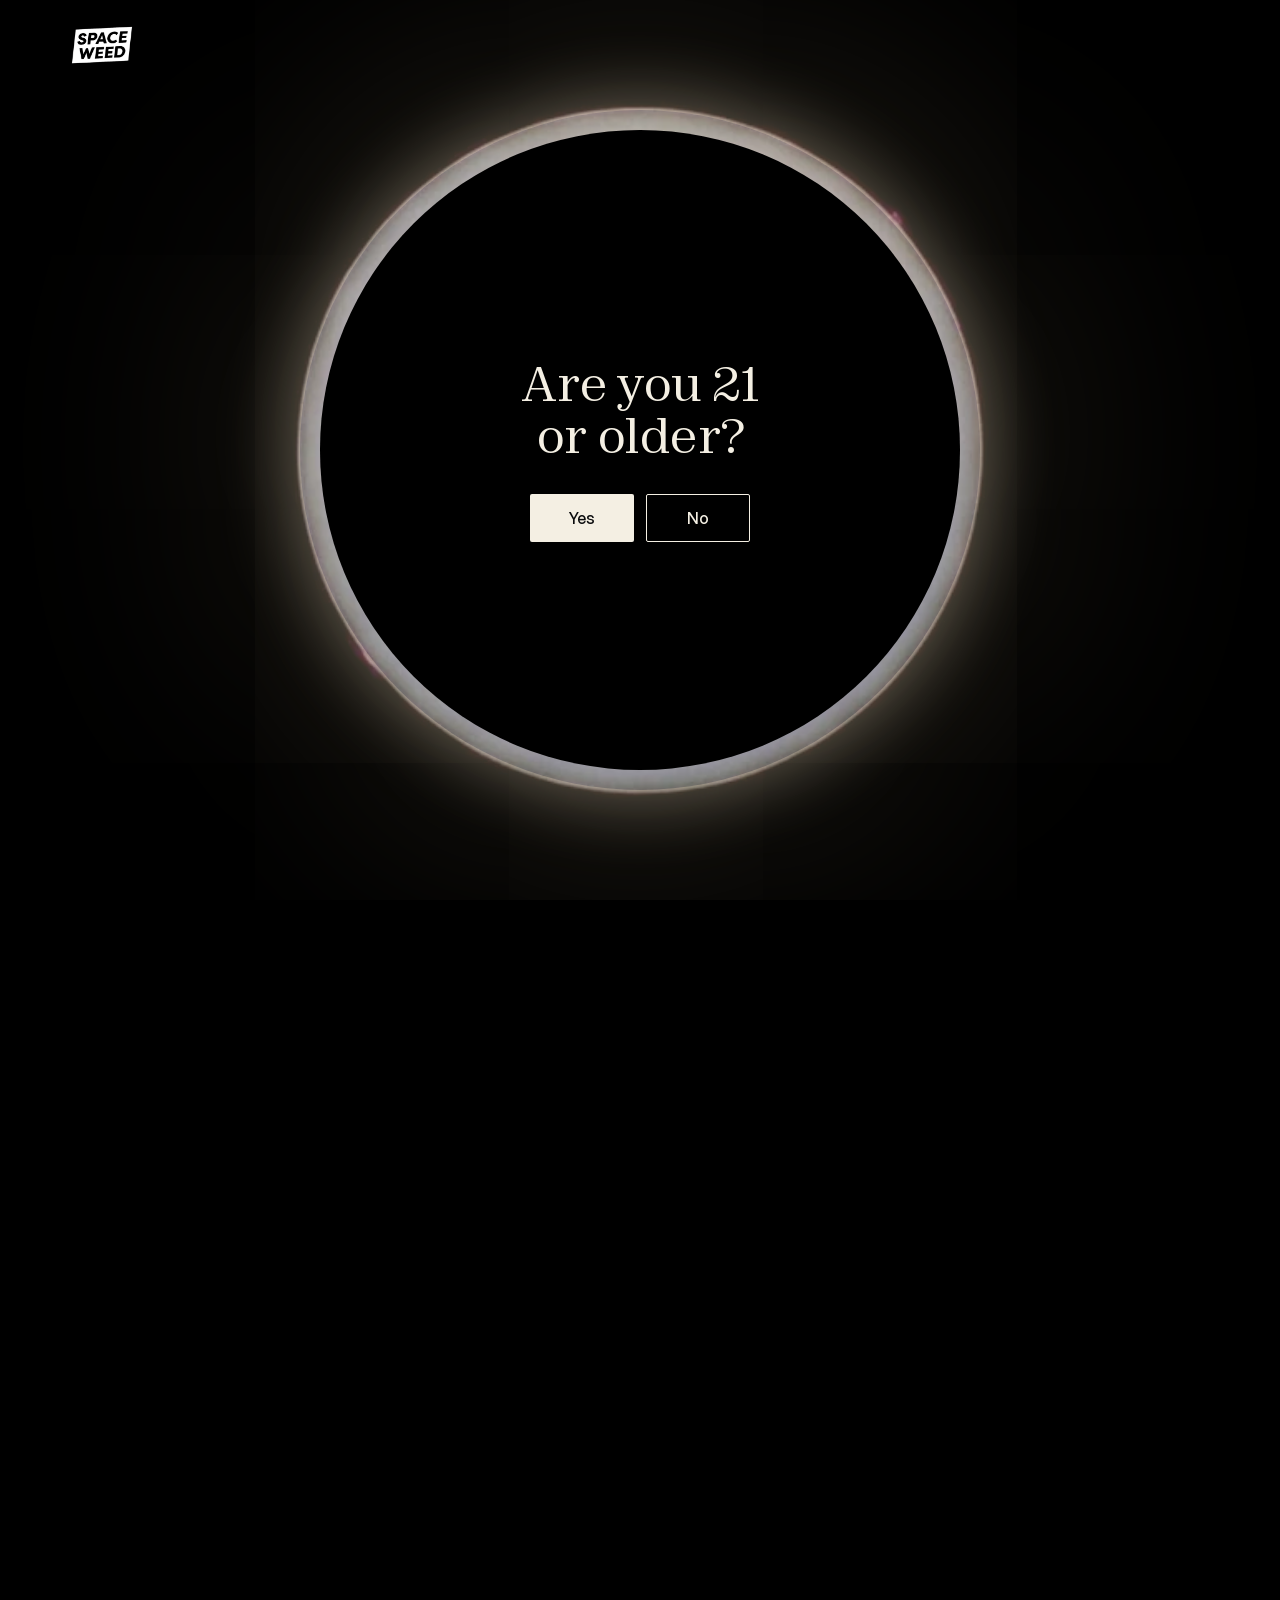
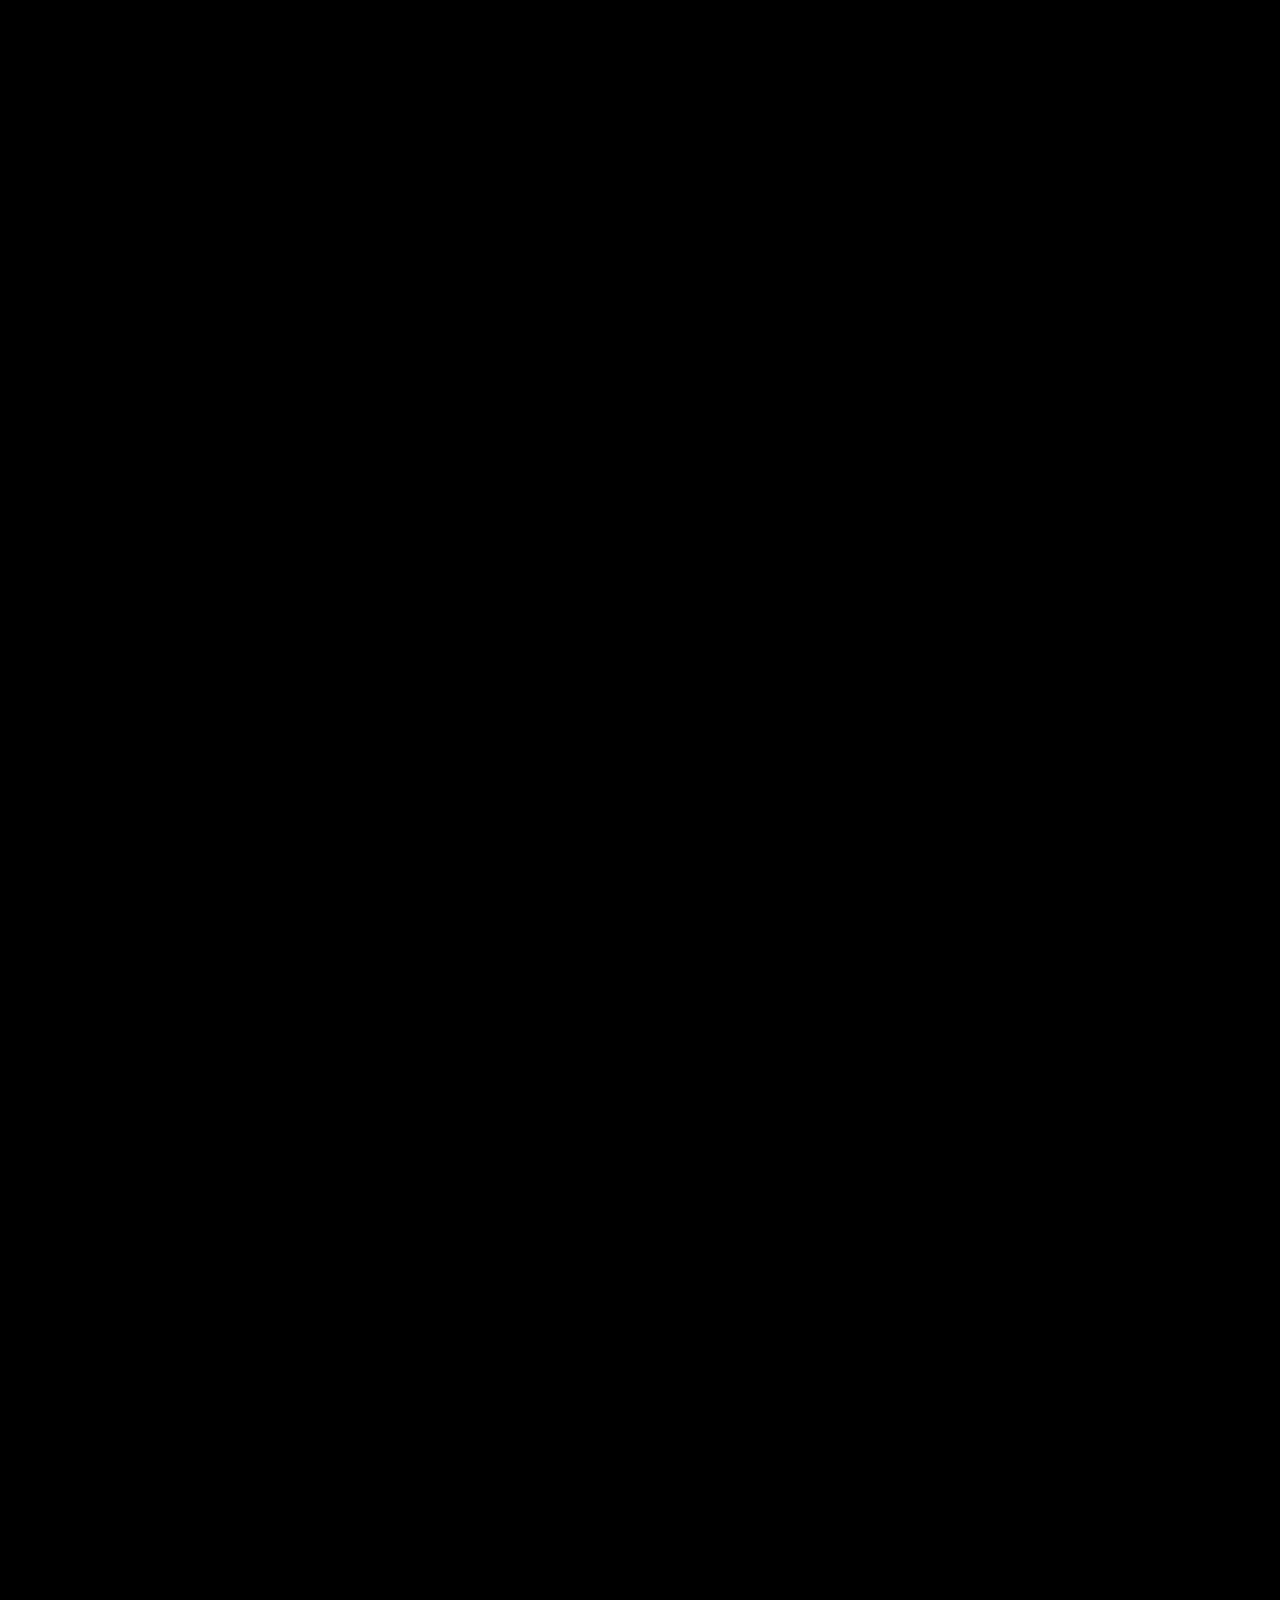
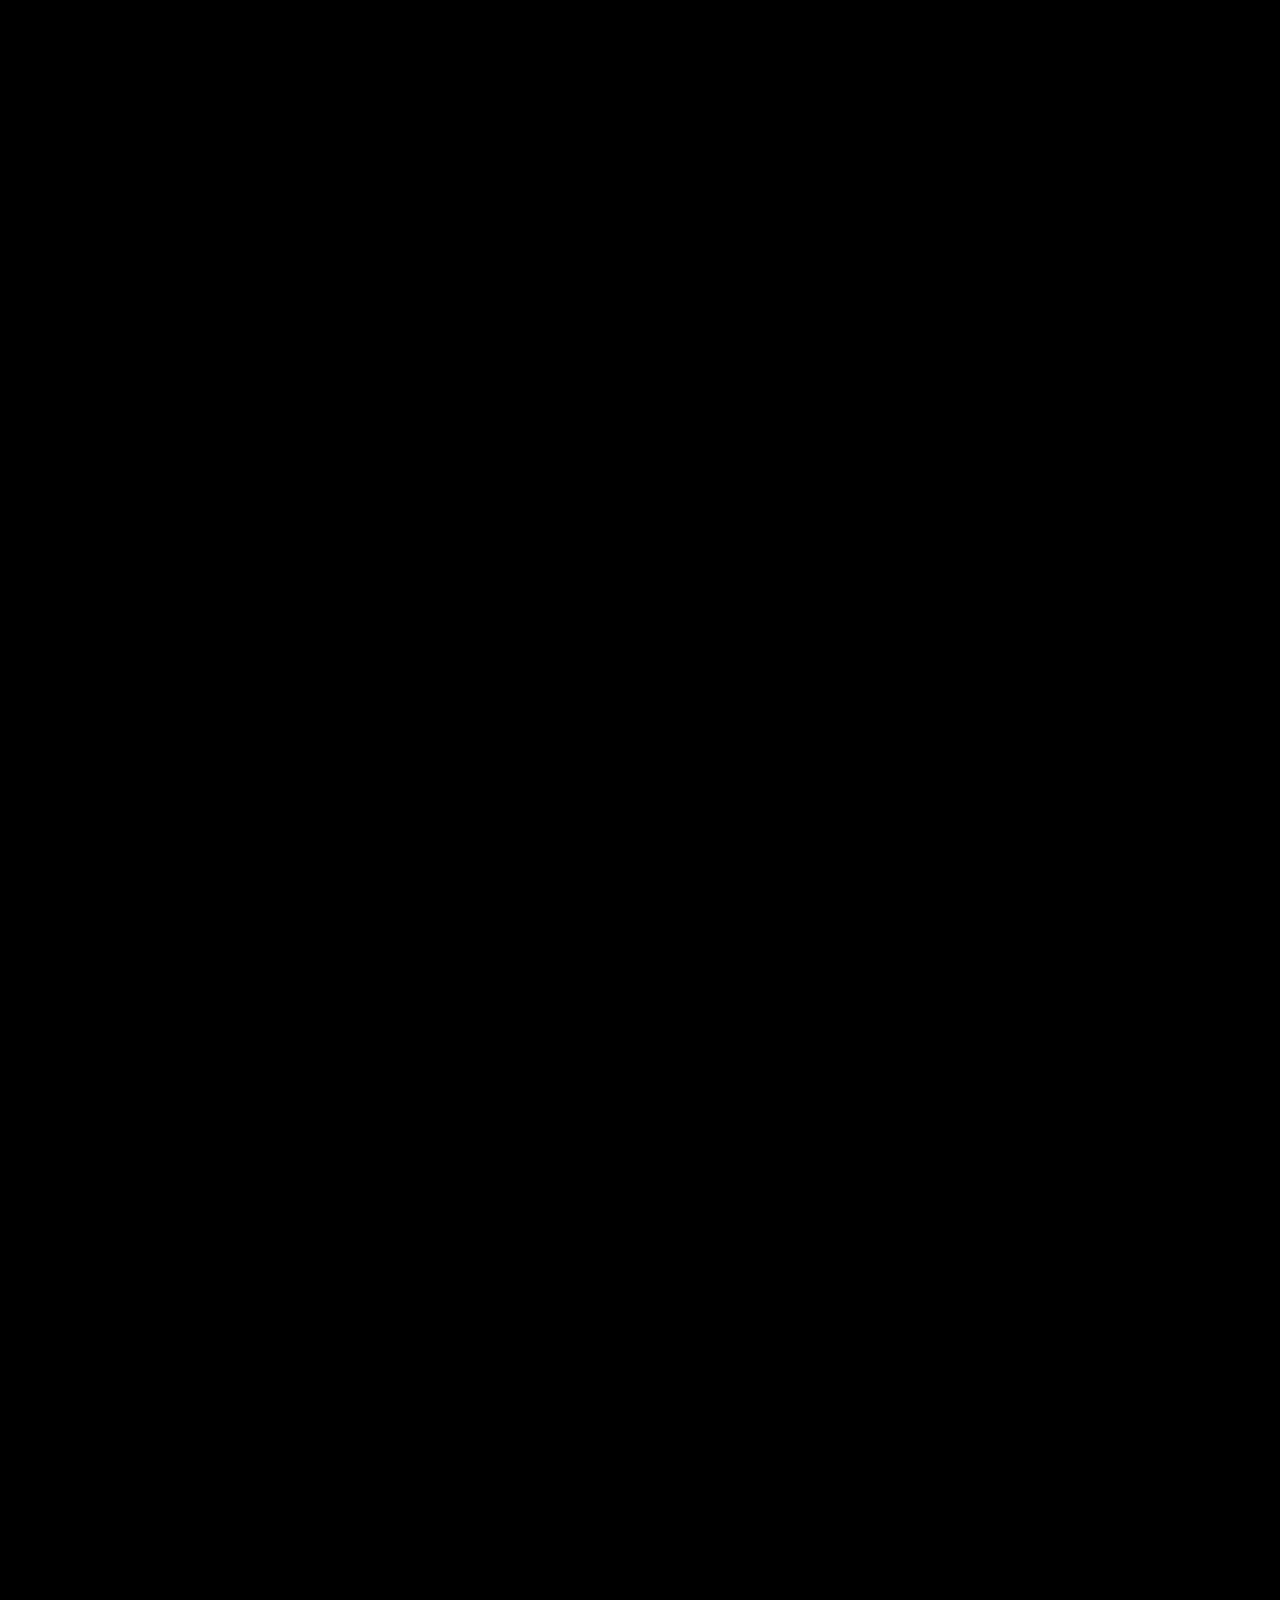
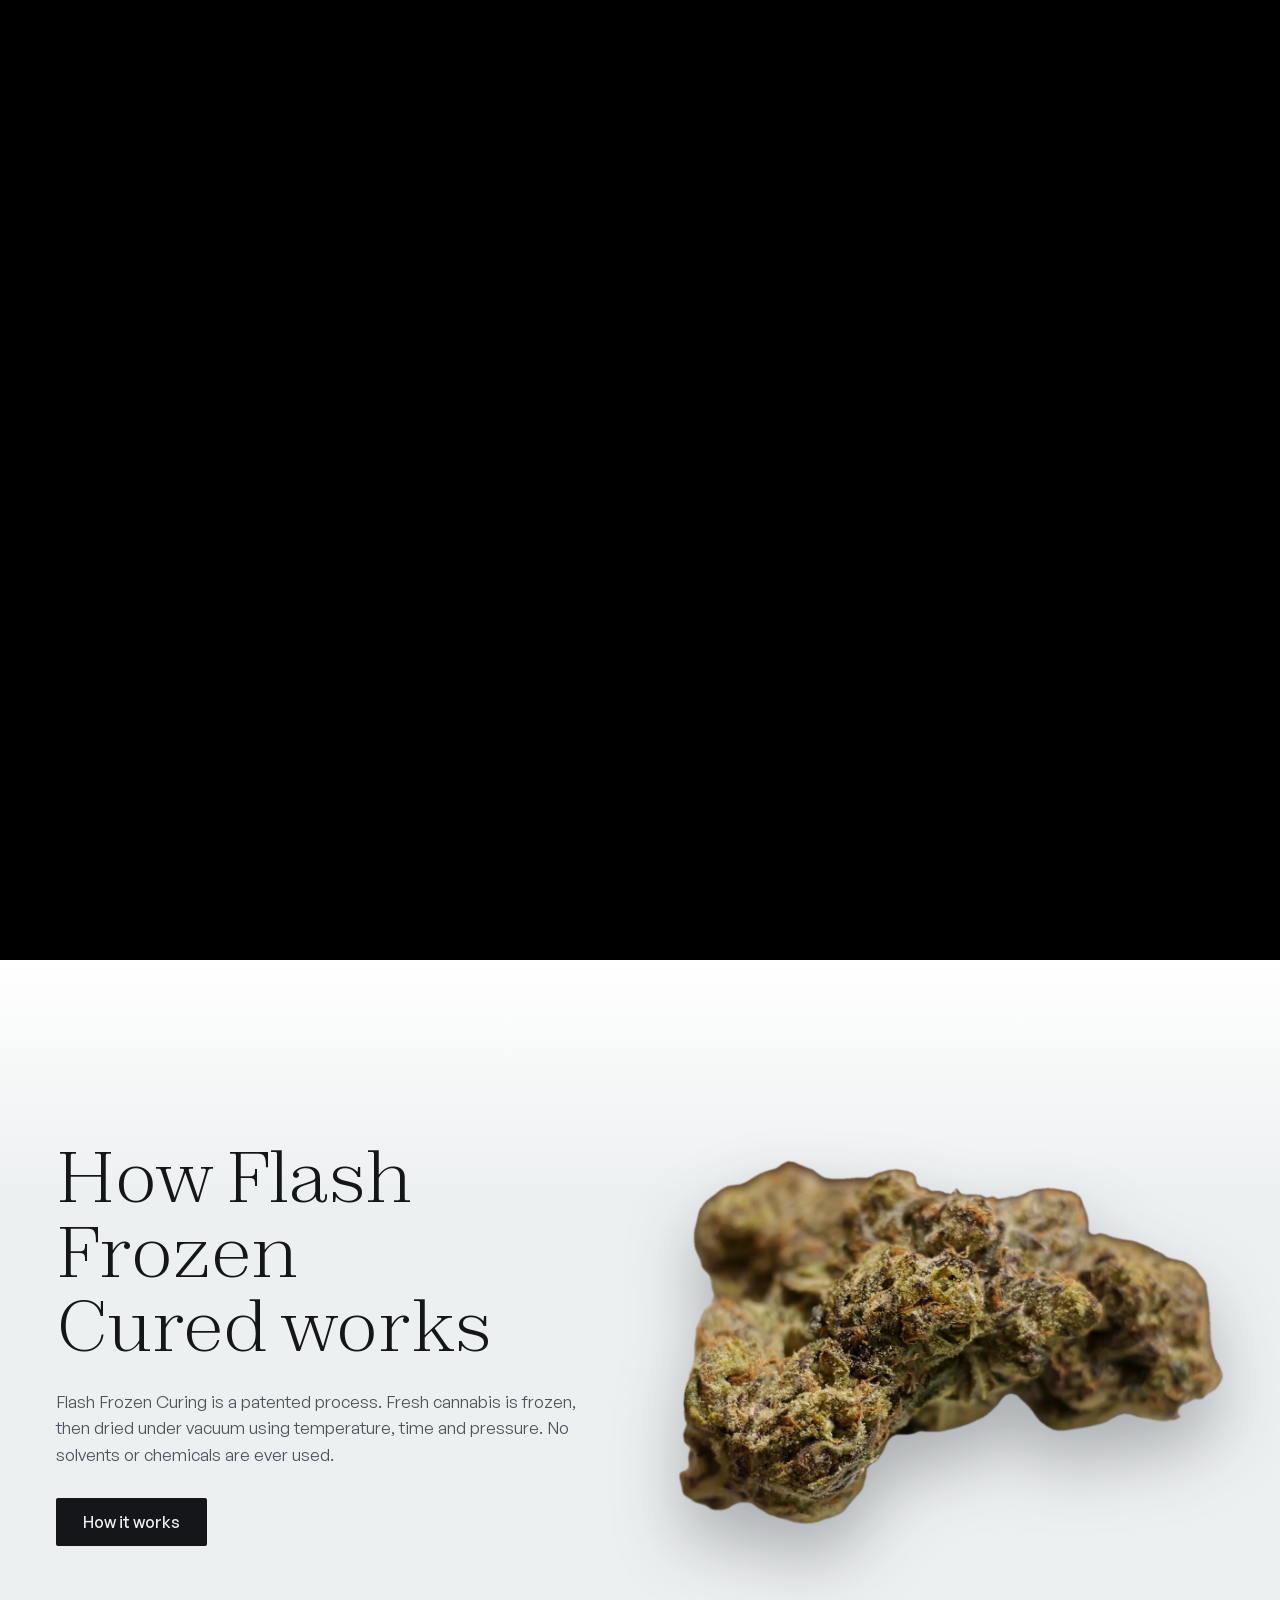
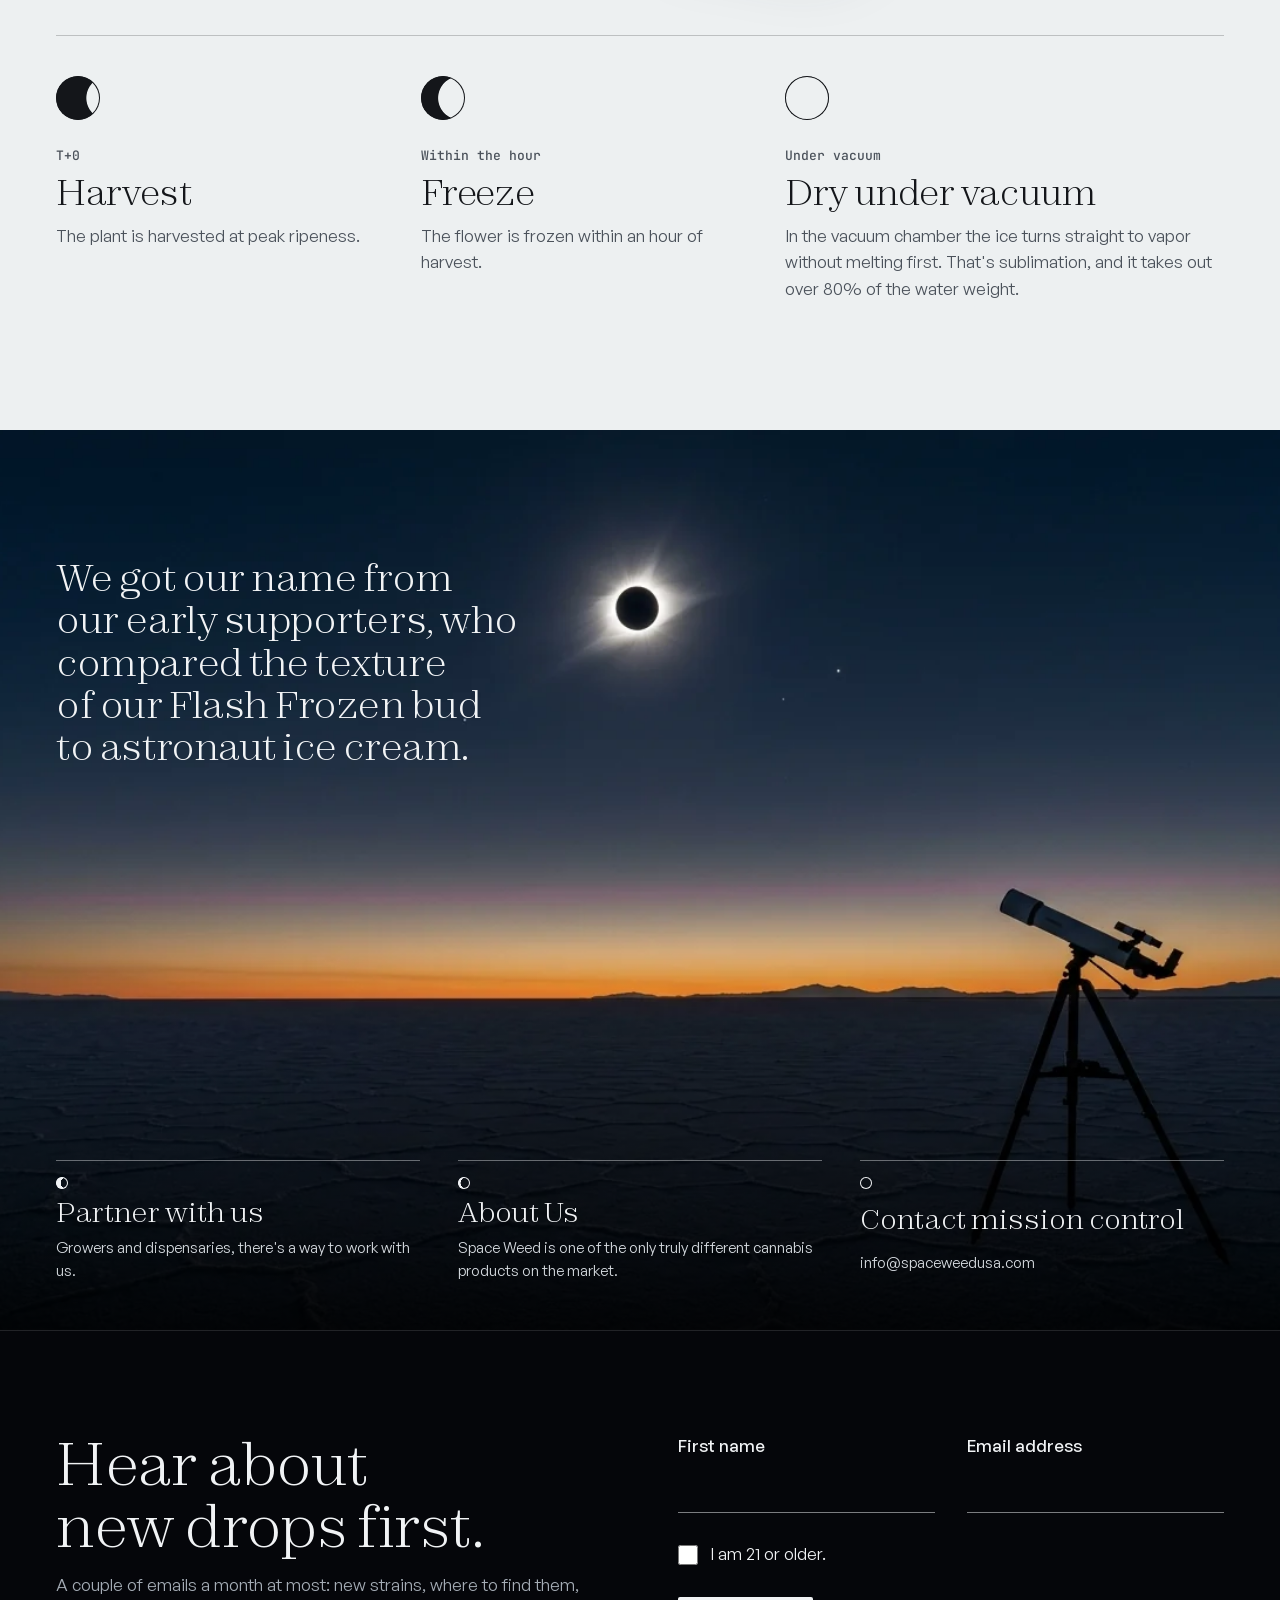
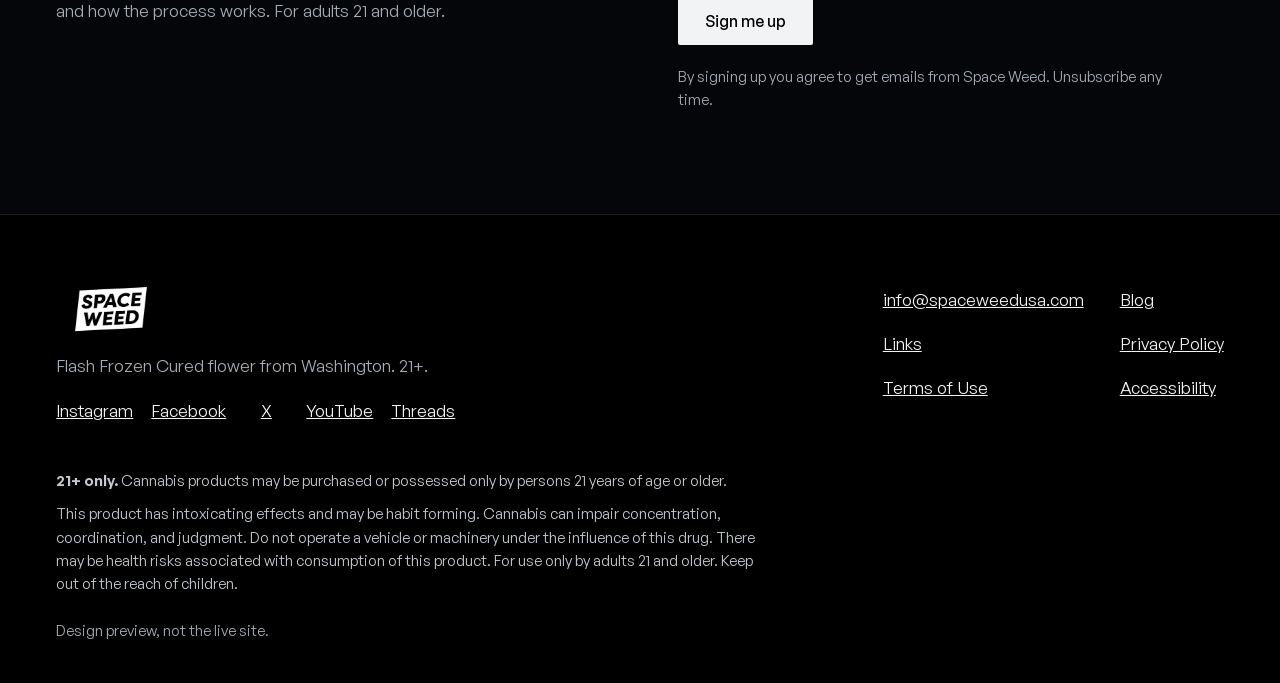
<file: index.html>
<!doctype html>
<html lang="en">
<head>
<meta charset="utf-8">
<meta name="viewport" content="width=device-width, initial-scale=1">
<meta name="robots" content="noindex, nofollow">
<title>Space Weed | Flash Frozen Cured Cannabis Flower</title>
<meta name="description" content="Frozen within an hour of harvest, then dried under vacuum, so a gram fills the jar like two. Flash Frozen Cured flower from Washington. 21+.">
<link rel="icon" href="assets/img/favicon.svg">
<link rel="preload" href="assets/fonts/zodiak-300.woff2" as="font" type="font/woff2" crossorigin>
<link rel="stylesheet" href="assets/site.css">
<script>try{if(sessionStorage.getItem("sw-cross"))document.documentElement.classList.add("arriving")}catch(e){}</script>
</head>
<body>
<div class="transit" aria-hidden="true"></div>
<div class="cursor" aria-hidden="true"></div>
<div class="gate" id="gate" hidden tabindex="-1" role="dialog" aria-modal="true" aria-labelledby="gate-q">
  <img class="gate-sun" src="assets/img/sun.webp" alt="" width="1400" height="1400">
  <img class="gate-logo" src="assets/img/logo-white.webp" alt="Space Weed" width="640" height="350">
  <div class="gate-disk">
    <h2 id="gate-q">Are you 21 or older?</h2>
    <div class="choices">
      <button class="btn btn-char" type="button" data-yes>Yes</button>
      <a class="btn btn-char-line" href="under-21.html">No</a>
    </div>
  </div>
</div>
<header class="top">
  <a class="logo" href="index.html" aria-label="Space Weed, home"><img src="assets/img/logo-white.webp" alt="" width="640" height="350"></a>
  <nav class="links" aria-label="Site"><a href="technology.html"><span class="ph " style="--x:128%" aria-hidden="true"></span>Technology</a><a href="products.html"><span class="ph " style="--x:106%" aria-hidden="true"></span>Products</a><a href="partner.html"><span class="ph " style="--x:88%" aria-hidden="true"></span>Partner</a><a href="about.html"><span class="ph " style="--x:70%" aria-hidden="true"></span>About</a><a href="contact.html"><span class="ph " style="--x:50%" aria-hidden="true"></span>Contact</a><a class="ext" href="https://www.shopspaceweed.com" target="_blank" rel="noopener">Merch<span class="vh"> (opens the merch shop in a new tab)</span></a></nav>
  <button class="menu-btn" type="button" aria-expanded="false" aria-controls="menu">Menu</button>
</header>
<div class="menu" id="menu" hidden>
  <ul><li><a href="index.html" aria-current="page"><span class="ph " style="--x:150%" aria-hidden="true"></span>Home</a></li><li><a href="technology.html"><span class="ph " style="--x:128%" aria-hidden="true"></span>Technology</a></li><li><a href="products.html"><span class="ph " style="--x:106%" aria-hidden="true"></span>Products</a></li><li><a href="partner.html"><span class="ph " style="--x:88%" aria-hidden="true"></span>Partner</a></li><li><a href="about.html"><span class="ph " style="--x:70%" aria-hidden="true"></span>About</a></li><li><a href="contact.html"><span class="ph " style="--x:50%" aria-hidden="true"></span>Contact</a></li></ul>
  <a class="menu-merch" href="https://www.shopspaceweed.com" target="_blank" rel="noopener">Merch &#8599;</a>
</div>
<main data-sky="night">
  <section class="stage" id="stage" aria-label="Space Weed">
    <div class="pin">
      <img class="rm-still" src="assets/img/totality.webp" alt="" width="1376" height="768">
      <canvas class="daycv" data-frames="151" aria-hidden="true"></canvas>
      <div class="dayscrim" aria-hidden="true"></div>
      <div class="tot" aria-hidden="true">
        <video class="corona" src="assets/video/corona.mp4" poster="assets/img/corona-first.webp" muted loop playsinline preload="auto"></video>
        <canvas class="flashcv" width="960" height="960" data-frames="100"></canvas>
      </div>
      <div class="jarhole"><img class="jar" src="assets/img/jar.webp" alt="A jar of Space Weed Lemon Cherry Gelato" width="698" height="1263"></div>
      <div class="totscrim" aria-hidden="true"></div>
      <div class="whiteout" aria-hidden="true"></div>
      <div class="hero-copy">
        <h1>Space Weed&trade; is Flash Frozen Cured to preserve cannabis in its freshest state.</h1>
        <p class="lede">Frozen within an hour of harvest, then dried under vacuum. A gram fills the jar like two.</p>
        <div class="actions"><a class="btn btn-pearl" href="technology.html">How it works</a><a class="btn btn-pearl-line" href="products.html">See the products</a></div>
      </div>
      <div class="facts-wrap"><h2 class="facts-h">More in the jar.</h2><ul class="facts">
        <li data-f="0"><b>Fresher</b><span>Frozen within an hour of harvest, so the buds keep their size, shape and color.</span></li>
        <li data-f="1"><b>Softer</b><span>Our first customers compared the texture to astronaut ice cream. It breaks up by hand, no grinder needed.</span></li>
        <li data-f="2"><b>More</b><span>Over 80% of the water comes out, so a gram fills the jar like two.</span></li>
      </ul></div>
      <div class="cue" aria-hidden="true"><span>Scroll</span><i></i></div>
      <a class="skip" href="#daylight">Skip</a>
    </div>
  </section>

  <section class="daylight" id="daylight" data-light aria-labelledby="how-h">
    <div class="wrap">
      <div class="how-top">
        <div>
          <h2 id="how-h" class="rise">How Flash Frozen Cured works</h2>
          <p class="rise">Flash Frozen Curing is a patented process. Fresh cannabis is frozen, then dried under vacuum using temperature, time and pressure. No solvents or chemicals are ever used.</p>
          <a class="btn btn-char rise" href="technology.html">How it works</a>
        </div>
        <figure class="bud-on-salt rise"><img src="assets/img/bud1.webp" alt="A Space Weed bud, close up" width="1200" height="802" loading="lazy"></figure>
      </div>
      <ol class="steps">
        <li class="rise"><span class="ph ph-lg" style="--x:118%" aria-hidden="true"></span><span class="time">T+0</span><h3>Harvest</h3><p>The plant is harvested at peak ripeness.</p></li>
        <li class="rise"><span class="ph ph-lg" style="--x:88%" aria-hidden="true"></span><span class="time">Within the hour</span><h3>Freeze</h3><p>The flower is frozen within an hour of harvest.</p></li>
        <li class="rise"><span class="ph ph-lg" style="--x:50%" aria-hidden="true"></span><span class="time">Under vacuum</span><h3>Dry under vacuum</h3><p>In the vacuum chamber the ice turns straight to vapor without melting first. That's sublimation, and it takes out over 80% of the water weight.</p></li>
      </ol>
    </div>
  </section>

  <section class="band" aria-labelledby="name-h">
    <picture class="room-pic" aria-hidden="true"><source media="(max-width: 700px)" srcset="assets/img/totality_tall.webp"><img class="room-media" src="assets/img/totality.webp" alt="" width="1376" height="768" loading="lazy"></picture>
    <div class="band-copy">
      <h2 id="name-h" class="rise">We got our name from our early supporters, who compared the texture of our Flash Frozen bud to astronaut ice cream.</h2>
    </div>
    <nav class="doors" aria-label="More from Space Weed">
      <a class="door" href="partner.html"><span class="ph " style="--x:88%" aria-hidden="true"></span><b>Partner with us</b><span>Growers and dispensaries, there's a way to work with us.</span></a>
      <a class="door" href="about.html"><span class="ph " style="--x:70%" aria-hidden="true"></span><b>About Us</b><span>Space Weed is one of the only truly different cannabis products on the market.</span></a>
      <a class="door" href="contact.html"><span class="ph " style="--x:50%" aria-hidden="true"></span><b>Contact mission control</b><span>info@spaceweedusa.com</span></a>
    </nav>
  </section>
</main>
<section class="signup" aria-labelledby="signup-h">
  <div class="wrap">
    <div>
      <h2 id="signup-h">Hear about new drops first.</h2>
      <p>A couple of emails a month at most: new strains, where to find them, and how the process works. For adults 21 and older.</p>
    </div>
    <form action="#" onsubmit="return false" aria-label="Sign-up">
      <div class="grid2">
        <label>First name<input type="text" name="first" autocomplete="given-name"></label>
        <label>Email address<input type="email" name="email" autocomplete="email"></label>
      </div>
      <label class="check"><input type="checkbox" name="adult"> I am 21 or older.</label>
      <button class="btn btn-pearl" type="submit">Sign me up</button>
      <p class="fine">By signing up you agree to get emails from Space Weed. Unsubscribe any time.</p>
    </form>
  </div>
</section>
<footer>
  <div class="wrap">
    <div class="row">
      <div>
        <a class="logo" href="index.html" aria-label="Space Weed, home"><img src="assets/img/logo-white.webp" alt="" width="640" height="350"></a>
        <p class="tagline">Flash Frozen Cured flower from Washington. 21+.</p>
        <p class="social"><a href="https://www.instagram.com/spaceweedusa" target="_blank" rel="noopener">Instagram<span class="vh"> (opens in a new tab)</span></a><a href="https://www.facebook.com/spacexweed" target="_blank" rel="noopener">Facebook<span class="vh"> (opens in a new tab)</span></a><a href="https://x.com/spaceweedusa" target="_blank" rel="noopener">X<span class="vh"> (opens in a new tab)</span></a><a href="https://www.youtube.com/@spaceweedusa" target="_blank" rel="noopener">YouTube<span class="vh"> (opens in a new tab)</span></a><a href="https://www.threads.com/@spaceweedusa" target="_blank" rel="noopener">Threads<span class="vh"> (opens in a new tab)</span></a></p>
      </div>
      <nav aria-label="Footer">
        <a href="mailto:info@spaceweedusa.com">info@spaceweedusa.com</a>
        <a href="blog.html">Blog</a>
        <a href="links.html">Links</a>
        <a href="#">Privacy Policy</a>
        <a href="#">Terms of Use</a>
        <a href="#">Accessibility</a>
      </nav>
    </div>
    <div class="legal">
      <p><strong>21+ only.</strong> Cannabis products may be purchased or possessed only by persons 21 years of age or older.</p>
      <p>This product has intoxicating effects and may be habit forming. Cannabis can impair concentration, coordination, and judgment. Do not operate a vehicle or machinery under the influence of this drug. There may be health risks associated with consumption of this product. For use only by adults 21 and older. Keep out of the reach of children.</p>
    </div>
    <p class="preview-note">Design preview, not the live site.</p>
  </div>
</footer>
<script src="assets/site.js"></script>
</body>
</html>
</file>
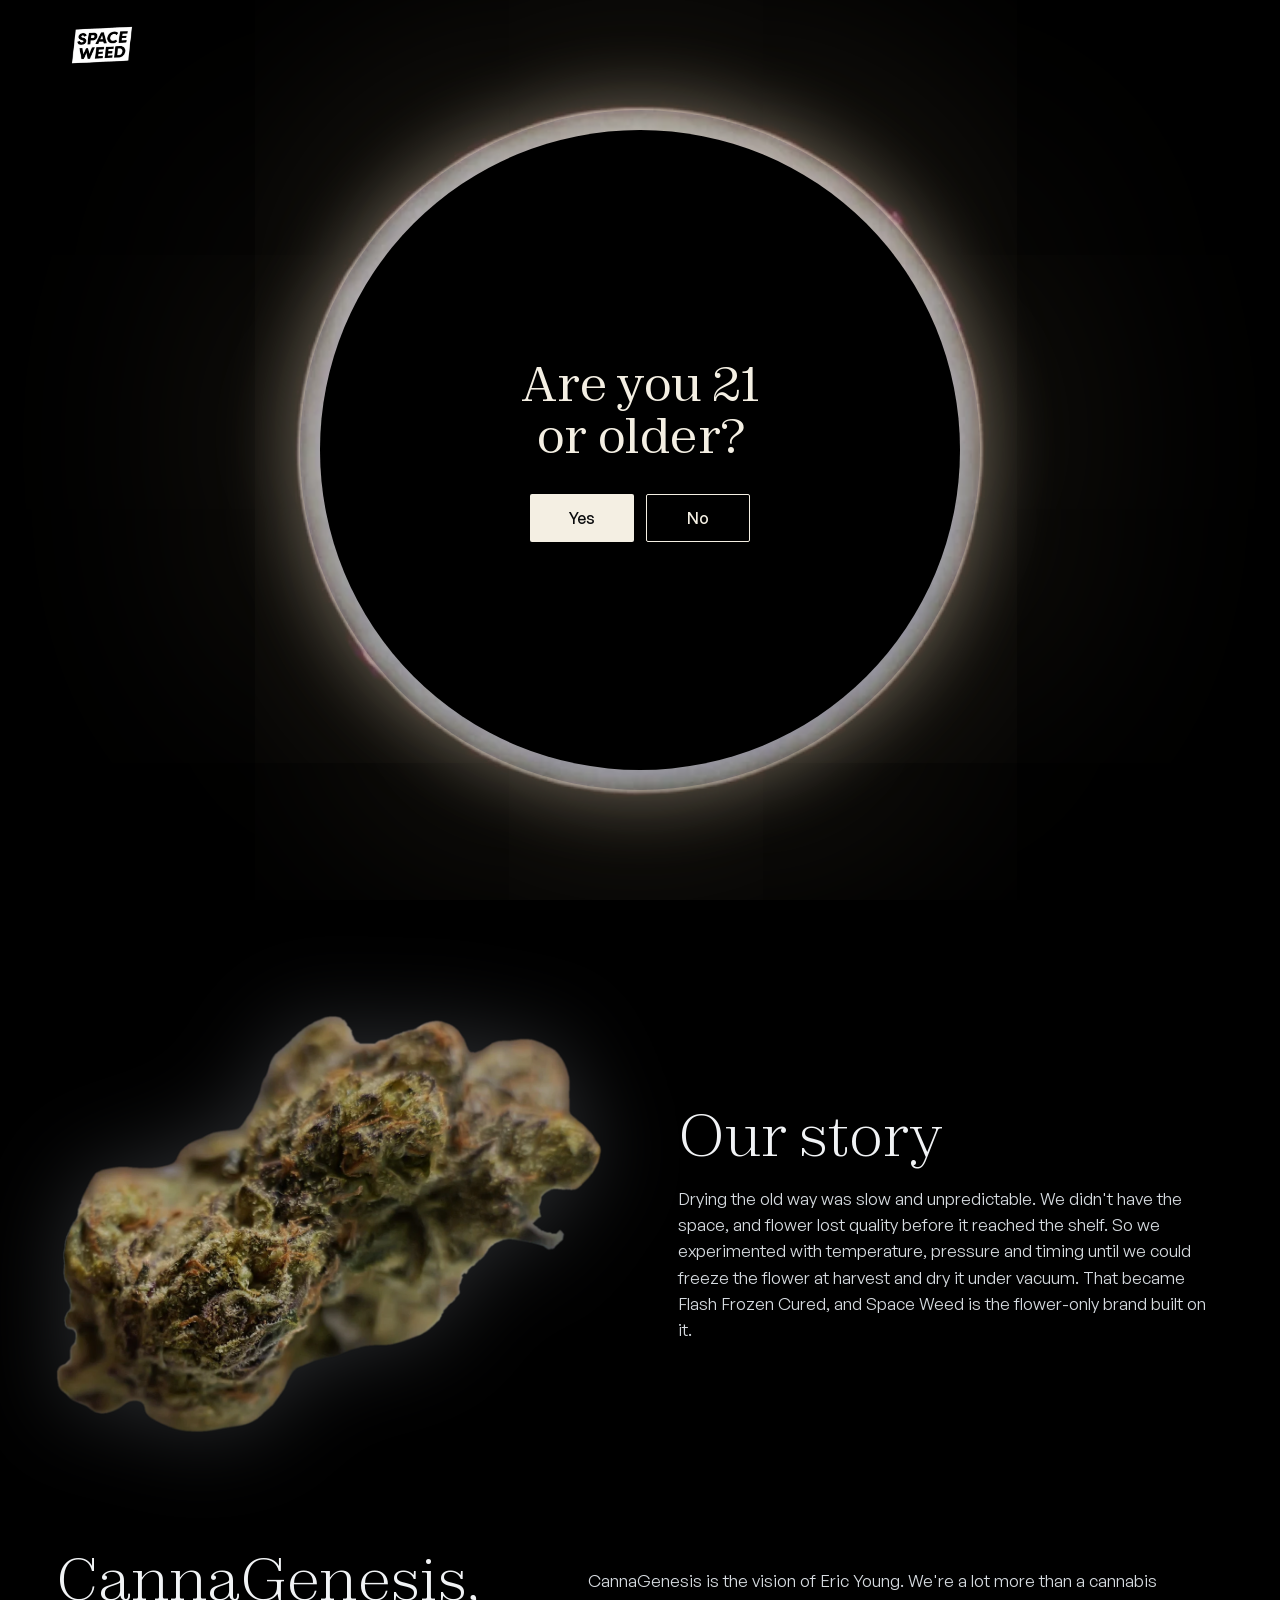
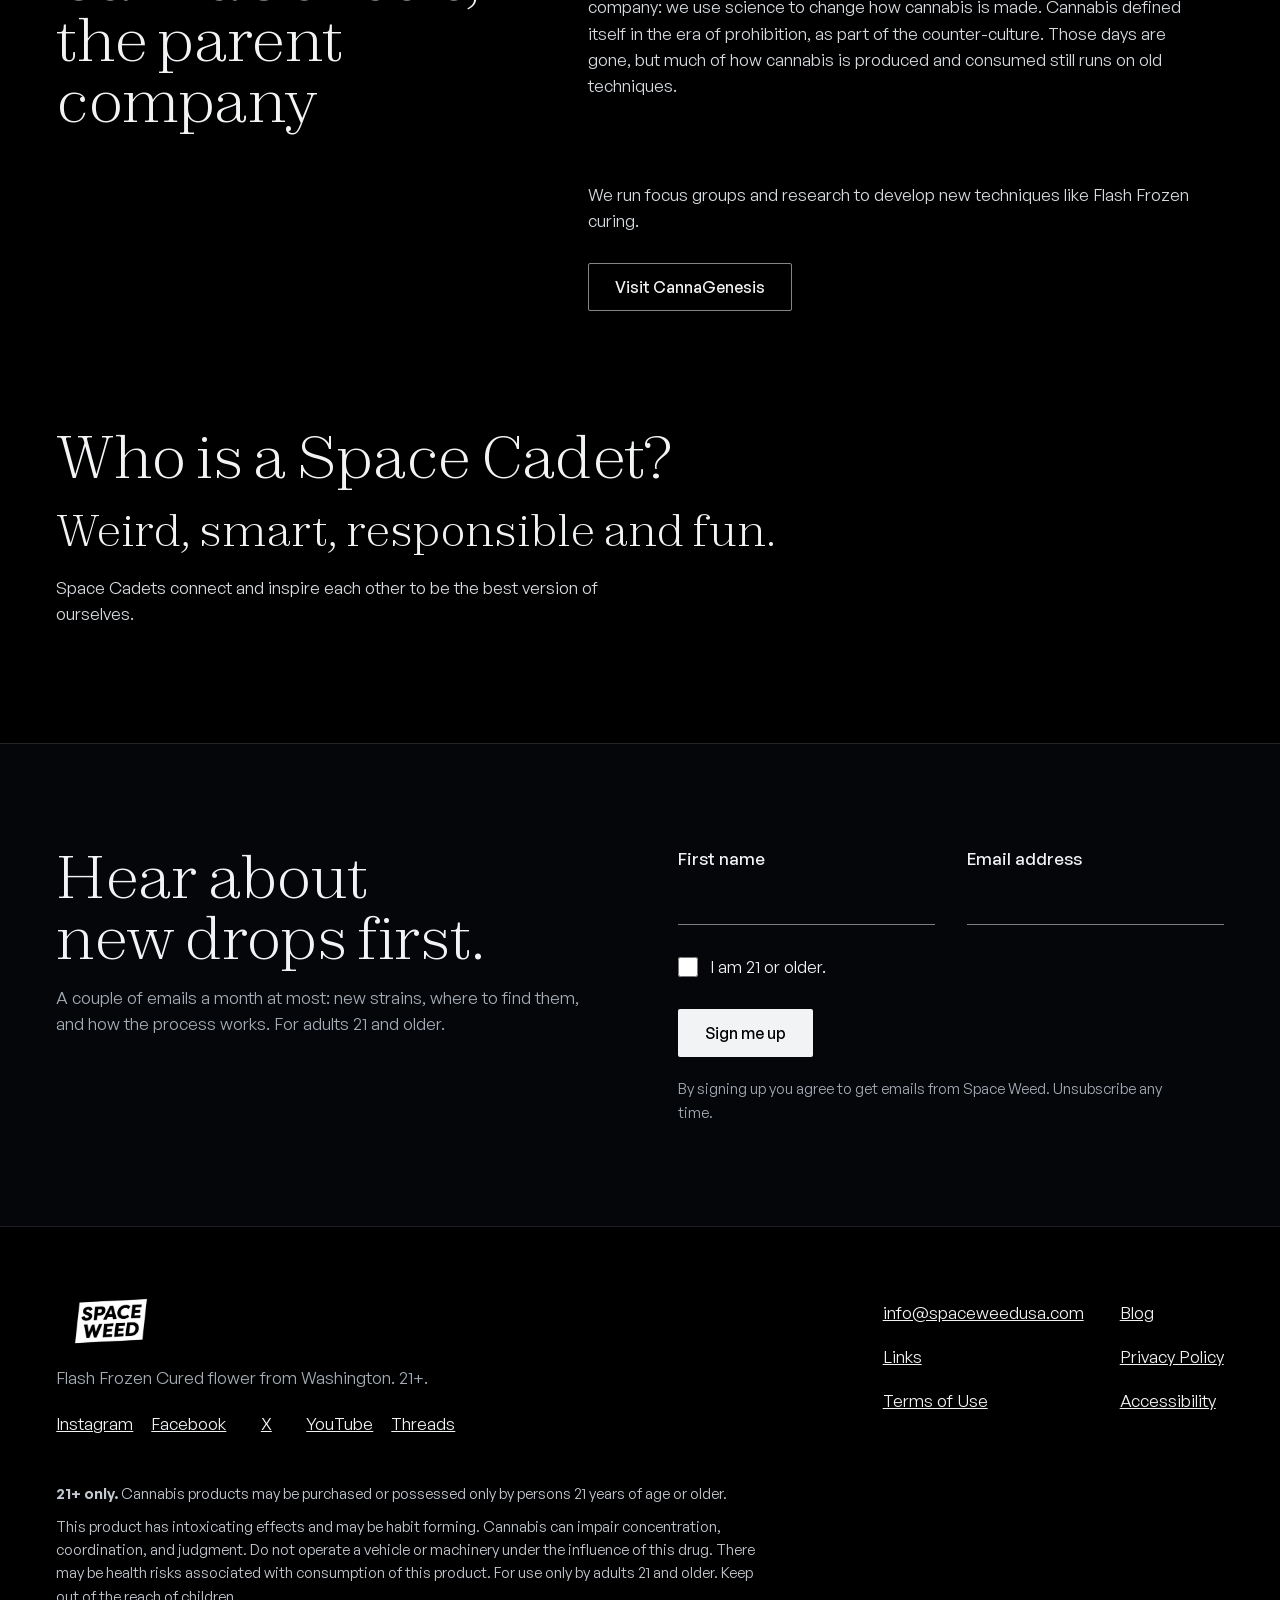
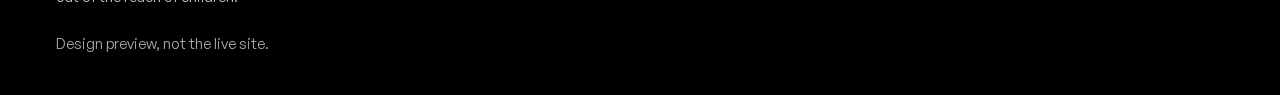
<file: about.html>
<!doctype html>
<html lang="en">
<head>
<meta charset="utf-8">
<meta name="viewport" content="width=device-width, initial-scale=1">
<meta name="robots" content="noindex, nofollow">
<title>About Space Weed and CannaGenesis | Space Weed</title>
<meta name="description" content="Space Weed got its name from early customers who said the flower felt like astronaut ice cream. Made by CannaGenesis in Washington. For adults 21+.">
<link rel="icon" href="assets/img/favicon.svg">
<link rel="preload" href="assets/fonts/zodiak-300.woff2" as="font" type="font/woff2" crossorigin>
<link rel="stylesheet" href="assets/site.css">
<script>try{if(sessionStorage.getItem("sw-cross"))document.documentElement.classList.add("arriving")}catch(e){}</script>
</head>
<body>
<div class="transit" aria-hidden="true"></div>
<div class="cursor" aria-hidden="true"></div>
<div class="gate" id="gate" hidden tabindex="-1" role="dialog" aria-modal="true" aria-labelledby="gate-q">
  <img class="gate-sun" src="assets/img/sun.webp" alt="" width="1400" height="1400">
  <img class="gate-logo" src="assets/img/logo-white.webp" alt="Space Weed" width="640" height="350">
  <div class="gate-disk">
    <h2 id="gate-q">Are you 21 or older?</h2>
    <div class="choices">
      <button class="btn btn-char" type="button" data-yes>Yes</button>
      <a class="btn btn-char-line" href="under-21.html">No</a>
    </div>
  </div>
</div>
<header class="top">
  <a class="logo" href="index.html" aria-label="Space Weed, home"><img src="assets/img/logo-white.webp" alt="" width="640" height="350"></a>
  <nav class="links" aria-label="Site"><a href="technology.html"><span class="ph " style="--x:128%" aria-hidden="true"></span>Technology</a><a href="products.html"><span class="ph " style="--x:106%" aria-hidden="true"></span>Products</a><a href="partner.html"><span class="ph " style="--x:88%" aria-hidden="true"></span>Partner</a><a href="about.html" aria-current="page"><span class="ph " style="--x:70%" aria-hidden="true"></span>About</a><a href="contact.html"><span class="ph " style="--x:50%" aria-hidden="true"></span>Contact</a><a class="ext" href="https://www.shopspaceweed.com" target="_blank" rel="noopener">Merch<span class="vh"> (opens the merch shop in a new tab)</span></a></nav>
  <button class="menu-btn" type="button" aria-expanded="false" aria-controls="menu">Menu</button>
</header>
<div class="menu" id="menu" hidden>
  <ul><li><a href="index.html"><span class="ph " style="--x:150%" aria-hidden="true"></span>Home</a></li><li><a href="technology.html"><span class="ph " style="--x:128%" aria-hidden="true"></span>Technology</a></li><li><a href="products.html"><span class="ph " style="--x:106%" aria-hidden="true"></span>Products</a></li><li><a href="partner.html"><span class="ph " style="--x:88%" aria-hidden="true"></span>Partner</a></li><li><a href="about.html" aria-current="page"><span class="ph " style="--x:70%" aria-hidden="true"></span>About</a></li><li><a href="contact.html"><span class="ph " style="--x:50%" aria-hidden="true"></span>Contact</a></li></ul>
  <a class="menu-merch" href="https://www.shopspaceweed.com" target="_blank" rel="noopener">Merch &#8599;</a>
</div>
<main data-sky="night">
  <header class="room ">
    <picture class="room-pic" aria-hidden="true"><source media="(max-width: 700px)" srcset="assets/img/totality_tall.webp"><img class="room-media" style="object-position:50% 60%" src="assets/img/totality.webp" alt="" width="1376" height="768"></picture>
    <div class="room-copy">
      <h1>About Space Weed</h1>
      <p>We got our name from our early supporters, who compared the texture of our Flash Frozen bud to astronaut ice cream. Space Weed is one of the only truly different cannabis products on the market.</p>
    </div>
  </header>
  <div class="wrap about">
    <section class="story">
      <figure class="story-bud rise"><img src="assets/img/bud2.webp" alt="A Space Weed bud" loading="lazy" width="1200" height="918"></figure>
      <div>
        <h2 class="rise">Our story</h2>
        <p class="rise">Drying the old way was slow and unpredictable. We didn't have the space, and flower lost quality before it reached the shelf. So we experimented with temperature, pressure and timing until we could freeze the flower at harvest and dry it under vacuum. That became Flash Frozen Cured, and Space Weed is the flower-only brand built on it.</p>
      </div>
    </section>
    <section class="parent">
      <h2 class="rise">CannaGenesis, the parent company</h2>
      <div>
        <p class="rise">CannaGenesis is the vision of Eric Young. We're a lot more than a cannabis company: we use science to change how cannabis is made. Cannabis defined itself in the era of prohibition, as part of the counter-culture. Those days are gone, but much of how cannabis is produced and consumed still runs on old techniques.</p>
        <p class="pull rise">We believe science should lead.</p>
        <p class="rise">We run focus groups and research to develop new techniques like Flash Frozen curing.</p>
        <a class="btn btn-pearl-line rise" href="https://cannagenesis.com" target="_blank" rel="noopener">Visit CannaGenesis<span class="vh"> (opens in a new tab)</span></a>
      </div>
    </section>
    <section class="cadet">
      <h2 class="rise">Who is a Space Cadet?</h2>
      <p class="cadet-traits rise">Weird, smart, responsible and fun.</p>
      <p class="rise">Space Cadets connect and inspire each other to be the best version of ourselves.</p>
    </section>
  </div>
</main>
<section class="signup" aria-labelledby="signup-h">
  <div class="wrap">
    <div>
      <h2 id="signup-h">Hear about new drops first.</h2>
      <p>A couple of emails a month at most: new strains, where to find them, and how the process works. For adults 21 and older.</p>
    </div>
    <form action="#" onsubmit="return false" aria-label="Sign-up">
      <div class="grid2">
        <label>First name<input type="text" name="first" autocomplete="given-name"></label>
        <label>Email address<input type="email" name="email" autocomplete="email"></label>
      </div>
      <label class="check"><input type="checkbox" name="adult"> I am 21 or older.</label>
      <button class="btn btn-pearl" type="submit">Sign me up</button>
      <p class="fine">By signing up you agree to get emails from Space Weed. Unsubscribe any time.</p>
    </form>
  </div>
</section>
<footer>
  <div class="wrap">
    <div class="row">
      <div>
        <a class="logo" href="index.html" aria-label="Space Weed, home"><img src="assets/img/logo-white.webp" alt="" width="640" height="350"></a>
        <p class="tagline">Flash Frozen Cured flower from Washington. 21+.</p>
        <p class="social"><a href="https://www.instagram.com/spaceweedusa" target="_blank" rel="noopener">Instagram<span class="vh"> (opens in a new tab)</span></a><a href="https://www.facebook.com/spacexweed" target="_blank" rel="noopener">Facebook<span class="vh"> (opens in a new tab)</span></a><a href="https://x.com/spaceweedusa" target="_blank" rel="noopener">X<span class="vh"> (opens in a new tab)</span></a><a href="https://www.youtube.com/@spaceweedusa" target="_blank" rel="noopener">YouTube<span class="vh"> (opens in a new tab)</span></a><a href="https://www.threads.com/@spaceweedusa" target="_blank" rel="noopener">Threads<span class="vh"> (opens in a new tab)</span></a></p>
      </div>
      <nav aria-label="Footer">
        <a href="mailto:info@spaceweedusa.com">info@spaceweedusa.com</a>
        <a href="blog.html">Blog</a>
        <a href="links.html">Links</a>
        <a href="#">Privacy Policy</a>
        <a href="#">Terms of Use</a>
        <a href="#">Accessibility</a>
      </nav>
    </div>
    <div class="legal">
      <p><strong>21+ only.</strong> Cannabis products may be purchased or possessed only by persons 21 years of age or older.</p>
      <p>This product has intoxicating effects and may be habit forming. Cannabis can impair concentration, coordination, and judgment. Do not operate a vehicle or machinery under the influence of this drug. There may be health risks associated with consumption of this product. For use only by adults 21 and older. Keep out of the reach of children.</p>
    </div>
    <p class="preview-note">Design preview, not the live site.</p>
  </div>
</footer>
<script src="assets/site.js"></script>
</body>
</html>
</file>
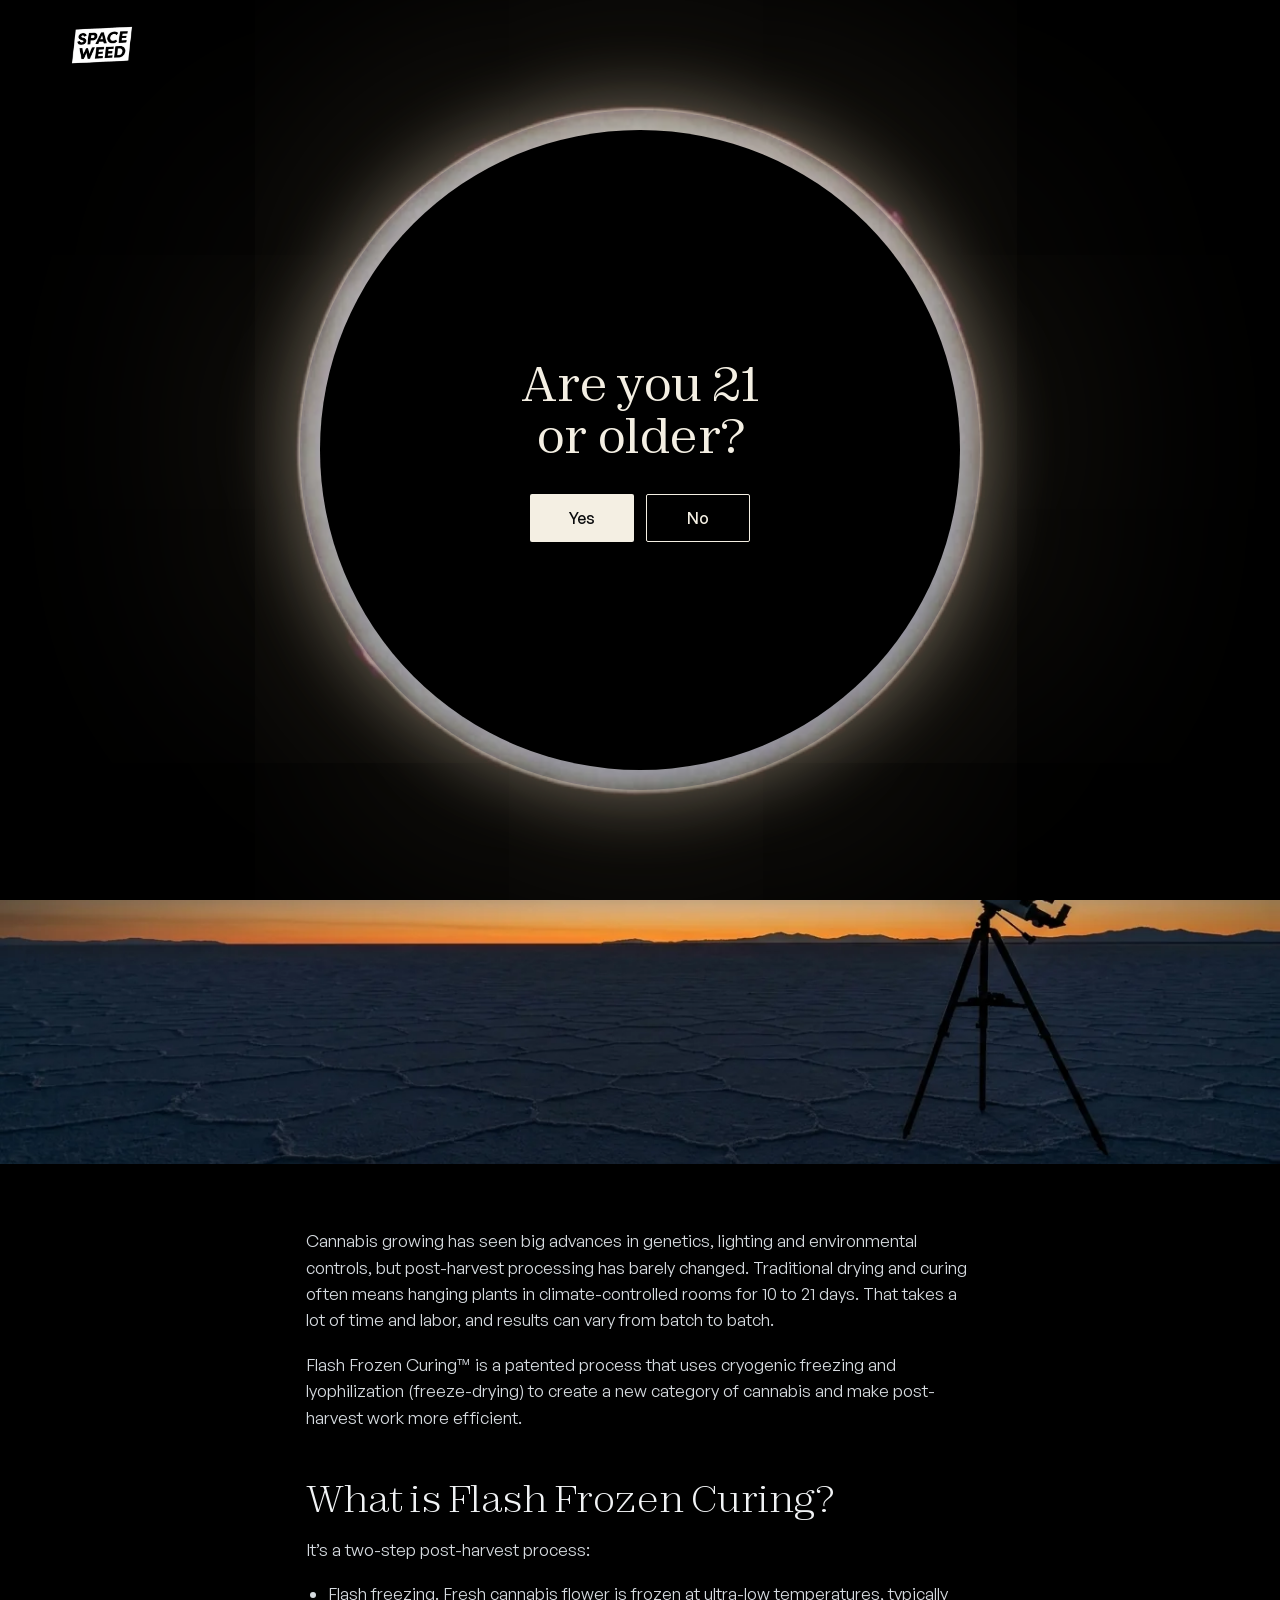
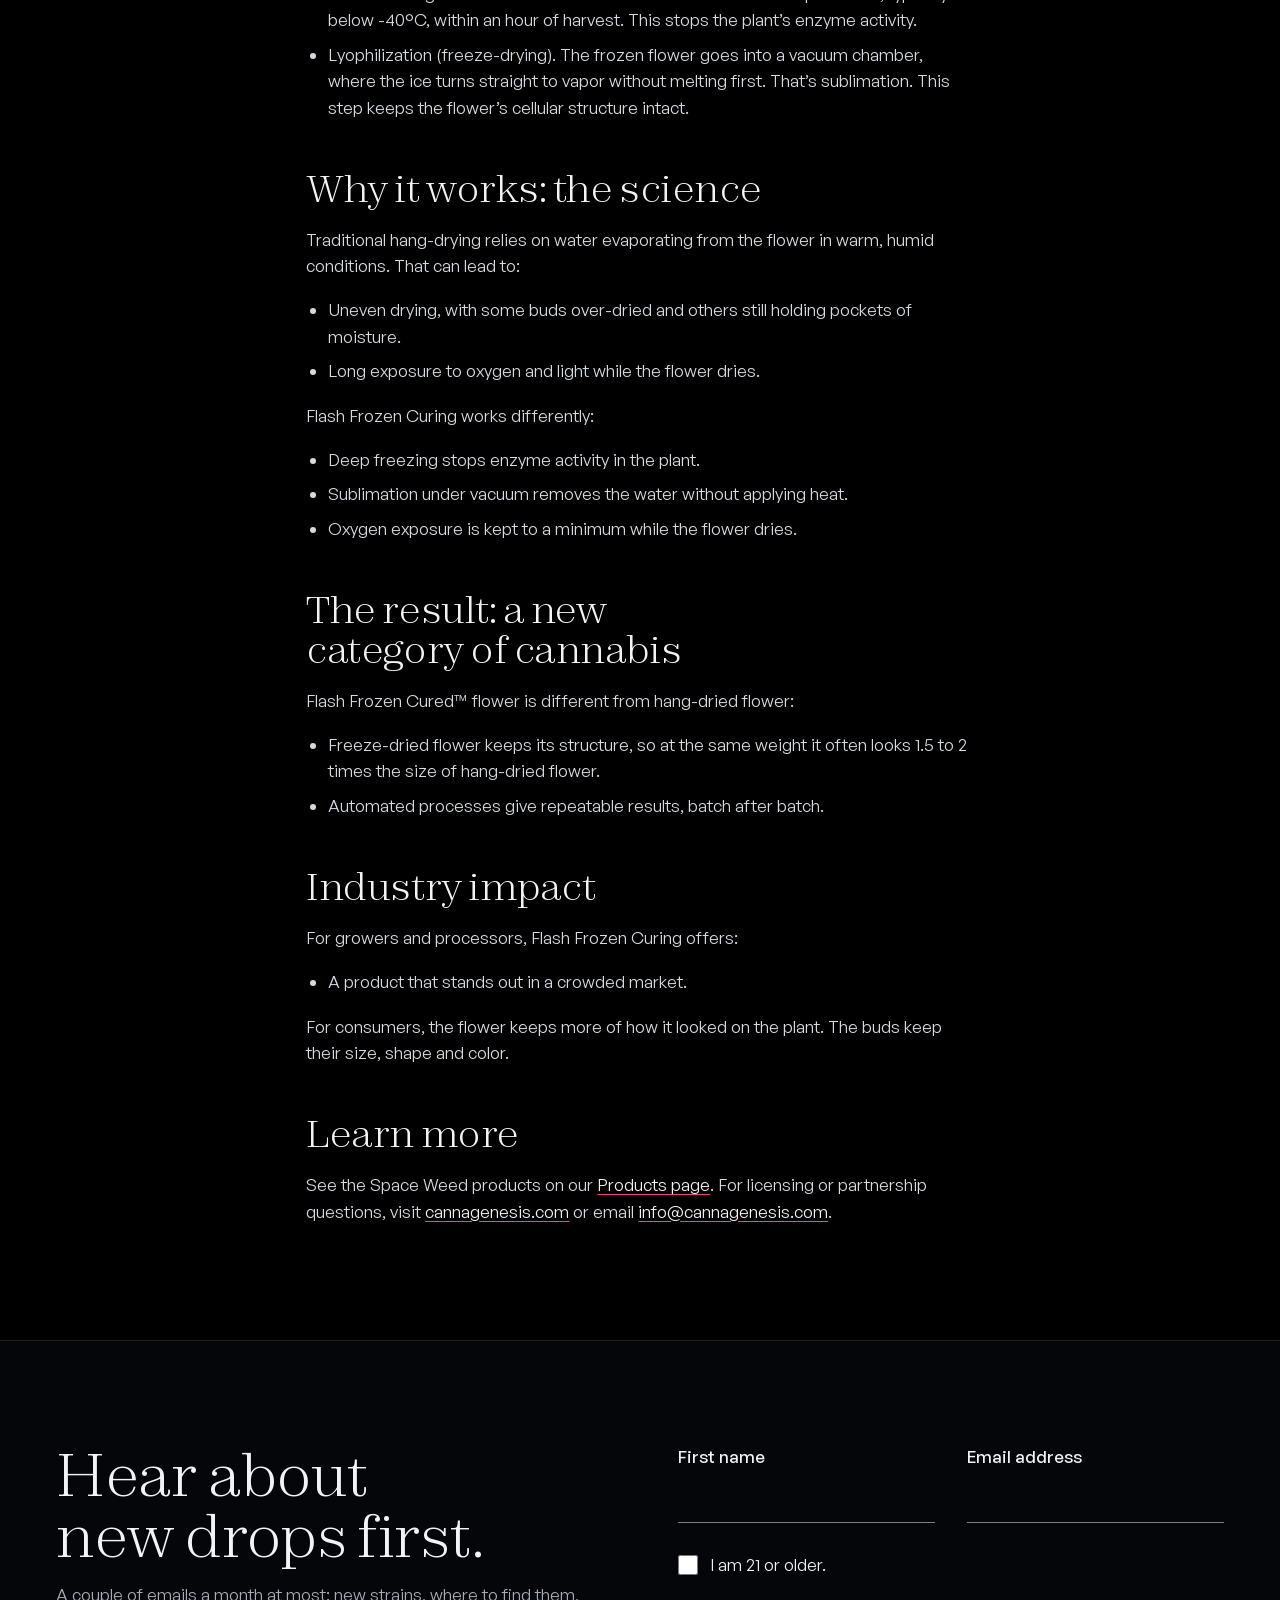
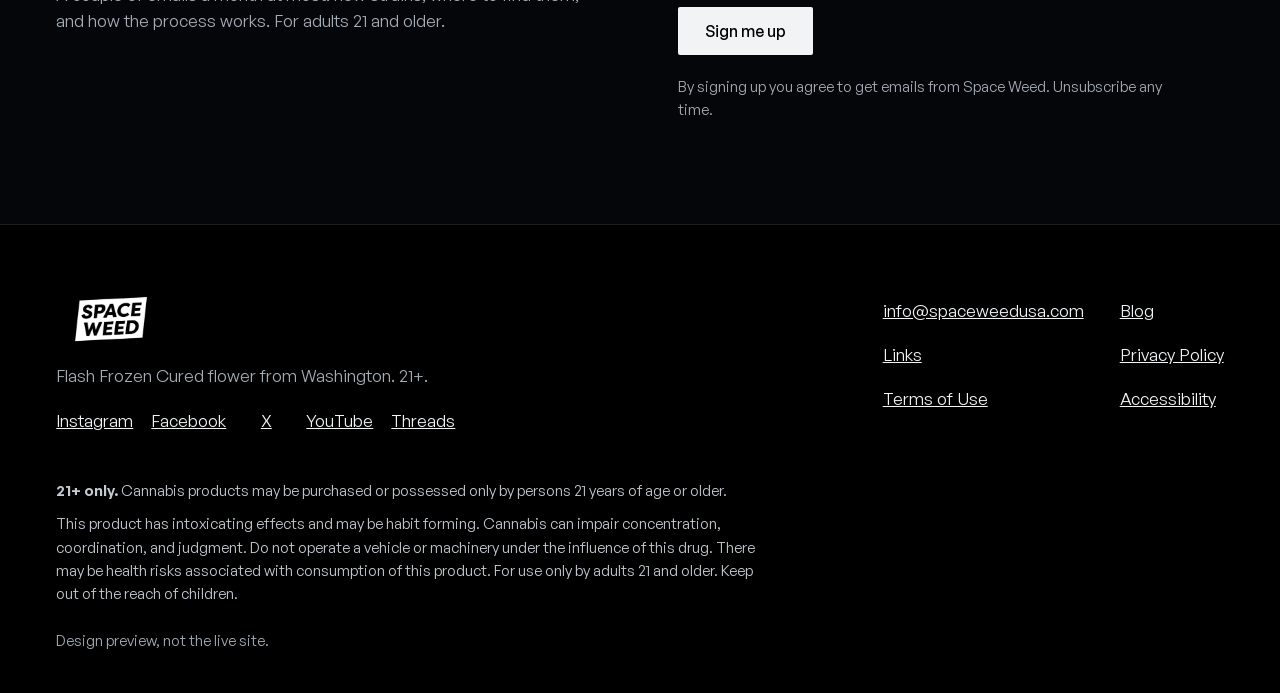
<file: blog-science.html>
<!doctype html>
<html lang="en">
<head>
<meta charset="utf-8">
<meta name="viewport" content="width=device-width, initial-scale=1">
<meta name="robots" content="noindex, nofollow">
<title>The Science Behind Flash Frozen Cured | Space Weed</title>
<meta name="description" content="How Flash Frozen Curing works: flower is frozen within an hour of harvest, then dried under vacuum as the ice turns straight to vapor. For adults 21+.">
<link rel="icon" href="assets/img/favicon.svg">
<link rel="preload" href="assets/fonts/zodiak-300.woff2" as="font" type="font/woff2" crossorigin>
<link rel="stylesheet" href="assets/site.css">
<script>try{if(sessionStorage.getItem("sw-cross"))document.documentElement.classList.add("arriving")}catch(e){}</script>
</head>
<body>
<div class="transit" aria-hidden="true"></div>
<div class="cursor" aria-hidden="true"></div>
<div class="gate" id="gate" hidden tabindex="-1" role="dialog" aria-modal="true" aria-labelledby="gate-q">
  <img class="gate-sun" src="assets/img/sun.webp" alt="" width="1400" height="1400">
  <img class="gate-logo" src="assets/img/logo-white.webp" alt="Space Weed" width="640" height="350">
  <div class="gate-disk">
    <h2 id="gate-q">Are you 21 or older?</h2>
    <div class="choices">
      <button class="btn btn-char" type="button" data-yes>Yes</button>
      <a class="btn btn-char-line" href="under-21.html">No</a>
    </div>
  </div>
</div>
<header class="top">
  <a class="logo" href="index.html" aria-label="Space Weed, home"><img src="assets/img/logo-white.webp" alt="" width="640" height="350"></a>
  <nav class="links" aria-label="Site"><a href="technology.html"><span class="ph " style="--x:128%" aria-hidden="true"></span>Technology</a><a href="products.html"><span class="ph " style="--x:106%" aria-hidden="true"></span>Products</a><a href="partner.html"><span class="ph " style="--x:88%" aria-hidden="true"></span>Partner</a><a href="about.html"><span class="ph " style="--x:70%" aria-hidden="true"></span>About</a><a href="contact.html"><span class="ph " style="--x:50%" aria-hidden="true"></span>Contact</a><a class="ext" href="https://www.shopspaceweed.com" target="_blank" rel="noopener">Merch<span class="vh"> (opens the merch shop in a new tab)</span></a></nav>
  <button class="menu-btn" type="button" aria-expanded="false" aria-controls="menu">Menu</button>
</header>
<div class="menu" id="menu" hidden>
  <ul><li><a href="index.html"><span class="ph " style="--x:150%" aria-hidden="true"></span>Home</a></li><li><a href="technology.html"><span class="ph " style="--x:128%" aria-hidden="true"></span>Technology</a></li><li><a href="products.html"><span class="ph " style="--x:106%" aria-hidden="true"></span>Products</a></li><li><a href="partner.html"><span class="ph " style="--x:88%" aria-hidden="true"></span>Partner</a></li><li><a href="about.html"><span class="ph " style="--x:70%" aria-hidden="true"></span>About</a></li><li><a href="contact.html"><span class="ph " style="--x:50%" aria-hidden="true"></span>Contact</a></li></ul>
  <a class="menu-merch" href="https://www.shopspaceweed.com" target="_blank" rel="noopener">Merch &#8599;</a>
</div>
<main data-sky="night">
  <article class="post">
    <div class="wrap narrow">
      <p class="crumb rise"><a href="blog.html">Blog</a></p>
      <h1 class="rise">The Science Behind Flash Frozen Cured&trade;: A Leap Forward in Cannabis Post-Harvest Processing</h1>
    </div>
    <figure class="post-band rise"><img src="assets/img/totality.webp" alt="A total solar eclipse over a salt flat" width="1376" height="768"></figure>
    <div class="wrap narrow prose">
      <p>Cannabis growing has seen big advances in genetics, lighting and environmental controls, but post-harvest processing has barely changed. Traditional drying and curing often means hanging plants in climate-controlled rooms for 10 to 21 days. That takes a lot of time and labor, and results can vary from batch to batch.</p>
      <p>Flash Frozen Curing&trade; is a patented process that uses cryogenic freezing and lyophilization (freeze-drying) to create a new category of cannabis and make post-harvest work more efficient.</p>
      <h2>What is Flash Frozen Curing?</h2>
      <p>It&rsquo;s a two-step post-harvest process:</p>
      <ul>
        <li>Flash freezing. Fresh cannabis flower is frozen at ultra-low temperatures, typically below -40&deg;C, within an hour of harvest. This stops the plant&rsquo;s enzyme activity.</li>
        <li>Lyophilization (freeze-drying). The frozen flower goes into a vacuum chamber, where the ice turns straight to vapor without melting first. That&rsquo;s sublimation. This step keeps the flower&rsquo;s cellular structure intact.</li>
      </ul>
      <h2>Why it works: the science</h2>
      <p>Traditional hang-drying relies on water evaporating from the flower in warm, humid conditions. That can lead to:</p>
      <ul>
        <li>Uneven drying, with some buds over-dried and others still holding pockets of moisture.</li>
        <li>Long exposure to oxygen and light while the flower dries.</li>
      </ul>
      <p>Flash Frozen Curing works differently:</p>
      <ul>
        <li>Deep freezing stops enzyme activity in the plant.</li>
        <li>Sublimation under vacuum removes the water without applying heat.</li>
        <li>Oxygen exposure is kept to a minimum while the flower dries.</li>
      </ul>
      <h2>The result: a new category of cannabis</h2>
      <p>Flash Frozen Cured&trade; flower is different from hang-dried flower:</p>
      <ul>
        <li>Freeze-dried flower keeps its structure, so at the same weight it often looks 1.5 to 2 times the size of hang-dried flower.</li>
        <li>Automated processes give repeatable results, batch after batch.</li>
      </ul>
      <h2>Industry impact</h2>
      <p>For growers and processors, Flash Frozen Curing offers:</p>
      <ul><li>A product that stands out in a crowded market.</li></ul>
      <p>For consumers, the flower keeps more of how it looked on the plant. The buds keep their size, shape and color.</p>
      <h2>Learn more</h2>
      <p>See the Space Weed products on our <a href="products.html">Products page</a>. For licensing or partnership questions, visit <a href="https://cannagenesis.com" target="_blank" rel="noopener">cannagenesis.com<span class="vh"> (opens in a new tab)</span></a> or email <a href="mailto:info@cannagenesis.com">info@cannagenesis.com</a>.</p>
    </div>
  </article>
</main>
<section class="signup" aria-labelledby="signup-h">
  <div class="wrap">
    <div>
      <h2 id="signup-h">Hear about new drops first.</h2>
      <p>A couple of emails a month at most: new strains, where to find them, and how the process works. For adults 21 and older.</p>
    </div>
    <form action="#" onsubmit="return false" aria-label="Sign-up">
      <div class="grid2">
        <label>First name<input type="text" name="first" autocomplete="given-name"></label>
        <label>Email address<input type="email" name="email" autocomplete="email"></label>
      </div>
      <label class="check"><input type="checkbox" name="adult"> I am 21 or older.</label>
      <button class="btn btn-pearl" type="submit">Sign me up</button>
      <p class="fine">By signing up you agree to get emails from Space Weed. Unsubscribe any time.</p>
    </form>
  </div>
</section>
<footer>
  <div class="wrap">
    <div class="row">
      <div>
        <a class="logo" href="index.html" aria-label="Space Weed, home"><img src="assets/img/logo-white.webp" alt="" width="640" height="350"></a>
        <p class="tagline">Flash Frozen Cured flower from Washington. 21+.</p>
        <p class="social"><a href="https://www.instagram.com/spaceweedusa" target="_blank" rel="noopener">Instagram<span class="vh"> (opens in a new tab)</span></a><a href="https://www.facebook.com/spacexweed" target="_blank" rel="noopener">Facebook<span class="vh"> (opens in a new tab)</span></a><a href="https://x.com/spaceweedusa" target="_blank" rel="noopener">X<span class="vh"> (opens in a new tab)</span></a><a href="https://www.youtube.com/@spaceweedusa" target="_blank" rel="noopener">YouTube<span class="vh"> (opens in a new tab)</span></a><a href="https://www.threads.com/@spaceweedusa" target="_blank" rel="noopener">Threads<span class="vh"> (opens in a new tab)</span></a></p>
      </div>
      <nav aria-label="Footer">
        <a href="mailto:info@spaceweedusa.com">info@spaceweedusa.com</a>
        <a href="blog.html">Blog</a>
        <a href="links.html">Links</a>
        <a href="#">Privacy Policy</a>
        <a href="#">Terms of Use</a>
        <a href="#">Accessibility</a>
      </nav>
    </div>
    <div class="legal">
      <p><strong>21+ only.</strong> Cannabis products may be purchased or possessed only by persons 21 years of age or older.</p>
      <p>This product has intoxicating effects and may be habit forming. Cannabis can impair concentration, coordination, and judgment. Do not operate a vehicle or machinery under the influence of this drug. There may be health risks associated with consumption of this product. For use only by adults 21 and older. Keep out of the reach of children.</p>
    </div>
    <p class="preview-note">Design preview, not the live site.</p>
  </div>
</footer>
<script src="assets/site.js"></script>
</body>
</html>
</file>
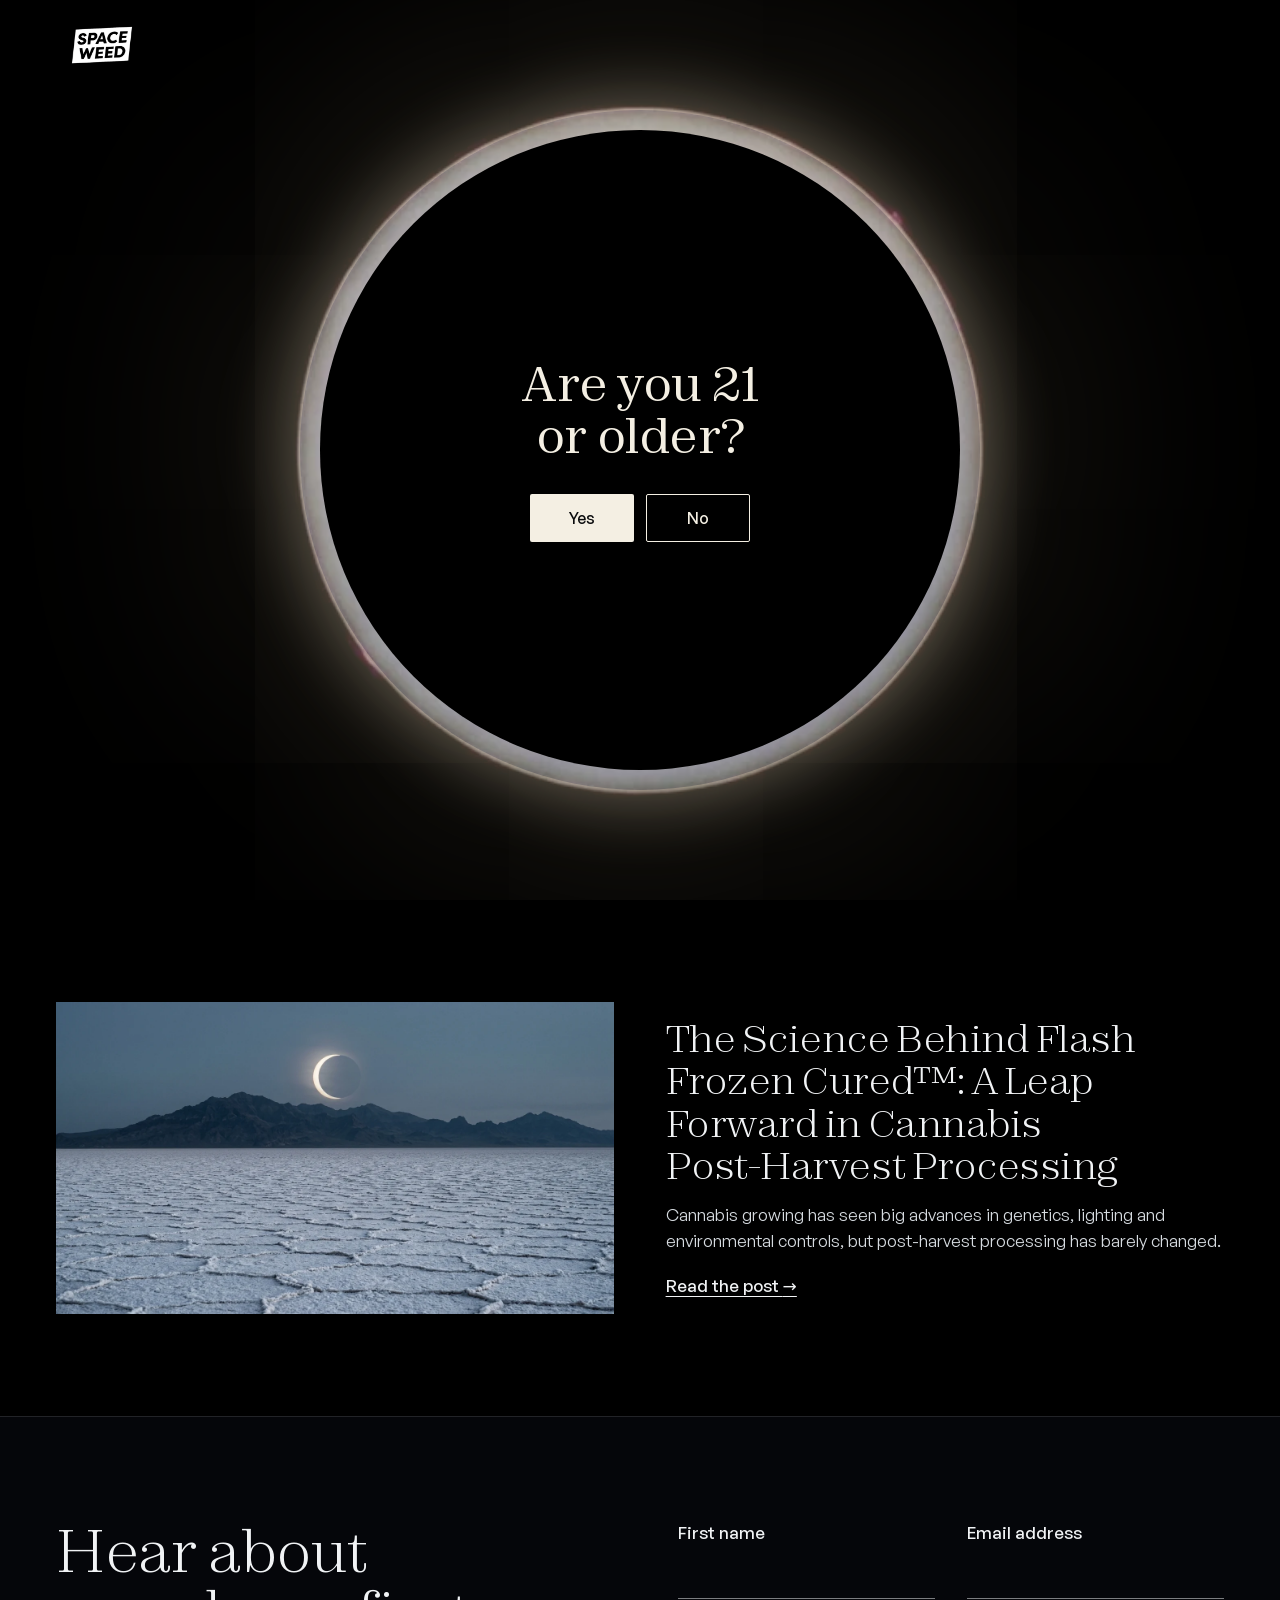
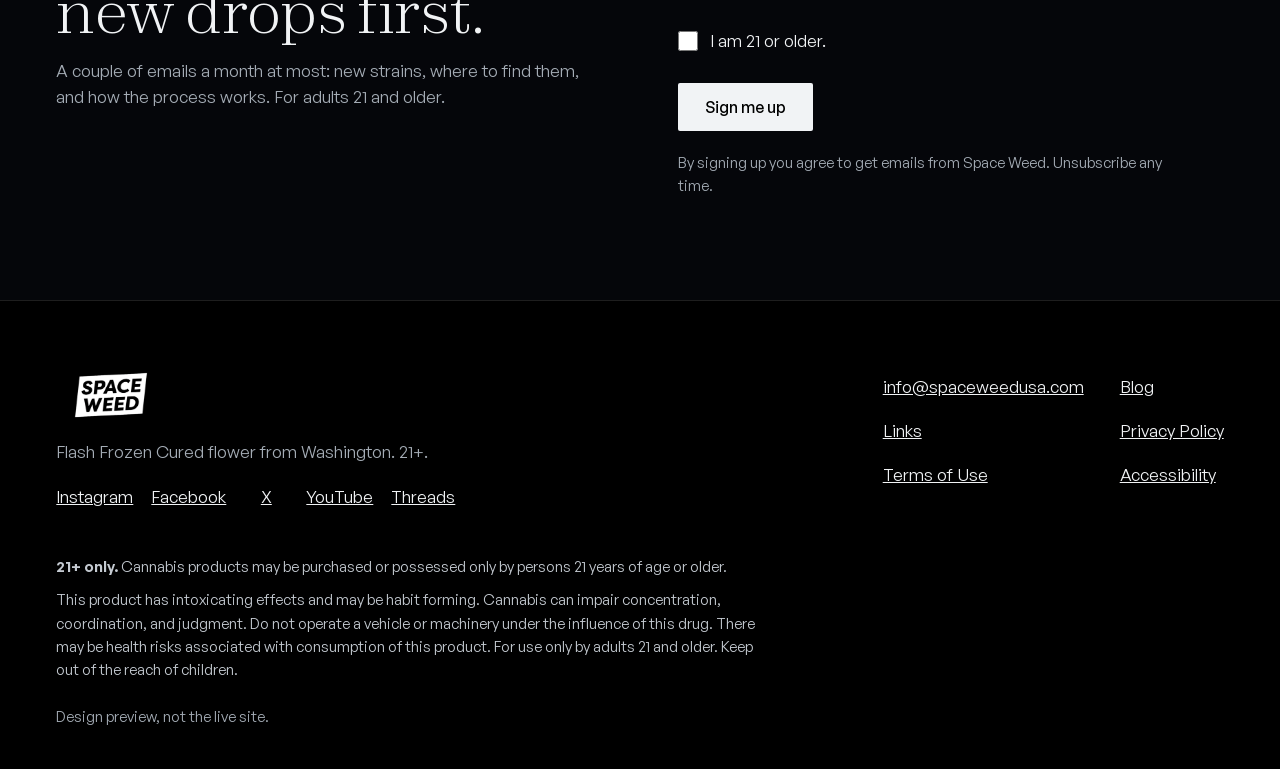
<file: blog.html>
<!doctype html>
<html lang="en">
<head>
<meta charset="utf-8">
<meta name="viewport" content="width=device-width, initial-scale=1">
<meta name="robots" content="noindex, nofollow">
<title>Space Weed Blog: Inside Flash Frozen Cured</title>
<meta name="description" content="How freezing and vacuum drying change cannabis flower, and what growers and budtenders notice when they handle it.">
<link rel="icon" href="assets/img/favicon.svg">
<link rel="preload" href="assets/fonts/zodiak-300.woff2" as="font" type="font/woff2" crossorigin>
<link rel="stylesheet" href="assets/site.css">
<script>try{if(sessionStorage.getItem("sw-cross"))document.documentElement.classList.add("arriving")}catch(e){}</script>
</head>
<body>
<div class="transit" aria-hidden="true"></div>
<div class="cursor" aria-hidden="true"></div>
<div class="gate" id="gate" hidden tabindex="-1" role="dialog" aria-modal="true" aria-labelledby="gate-q">
  <img class="gate-sun" src="assets/img/sun.webp" alt="" width="1400" height="1400">
  <img class="gate-logo" src="assets/img/logo-white.webp" alt="Space Weed" width="640" height="350">
  <div class="gate-disk">
    <h2 id="gate-q">Are you 21 or older?</h2>
    <div class="choices">
      <button class="btn btn-char" type="button" data-yes>Yes</button>
      <a class="btn btn-char-line" href="under-21.html">No</a>
    </div>
  </div>
</div>
<header class="top">
  <a class="logo" href="index.html" aria-label="Space Weed, home"><img src="assets/img/logo-white.webp" alt="" width="640" height="350"></a>
  <nav class="links" aria-label="Site"><a href="technology.html"><span class="ph " style="--x:128%" aria-hidden="true"></span>Technology</a><a href="products.html"><span class="ph " style="--x:106%" aria-hidden="true"></span>Products</a><a href="partner.html"><span class="ph " style="--x:88%" aria-hidden="true"></span>Partner</a><a href="about.html"><span class="ph " style="--x:70%" aria-hidden="true"></span>About</a><a href="contact.html"><span class="ph " style="--x:50%" aria-hidden="true"></span>Contact</a><a class="ext" href="https://www.shopspaceweed.com" target="_blank" rel="noopener">Merch<span class="vh"> (opens the merch shop in a new tab)</span></a></nav>
  <button class="menu-btn" type="button" aria-expanded="false" aria-controls="menu">Menu</button>
</header>
<div class="menu" id="menu" hidden>
  <ul><li><a href="index.html"><span class="ph " style="--x:150%" aria-hidden="true"></span>Home</a></li><li><a href="technology.html"><span class="ph " style="--x:128%" aria-hidden="true"></span>Technology</a></li><li><a href="products.html"><span class="ph " style="--x:106%" aria-hidden="true"></span>Products</a></li><li><a href="partner.html"><span class="ph " style="--x:88%" aria-hidden="true"></span>Partner</a></li><li><a href="about.html"><span class="ph " style="--x:70%" aria-hidden="true"></span>About</a></li><li><a href="contact.html"><span class="ph " style="--x:50%" aria-hidden="true"></span>Contact</a></li></ul>
  <a class="menu-merch" href="https://www.shopspaceweed.com" target="_blank" rel="noopener">Merch &#8599;</a>
</div>
<main data-sky="night">
  <header class="room room--ring">
    <img class="ring-media" src="assets/img/diamond.webp" alt="" width="1400" height="1400">
    <div class="room-copy">
      <h1>Inside Flash Frozen Cured</h1>
      <p>How Flash Frozen Curing works: flower is frozen within an hour of harvest, then dried under vacuum as the ice turns straight to vapor.</p>
    </div>
  </header>
  <div class="wrap">
    <section class="posts" aria-label="Posts">
      <a class="post-card rise" href="blog-science.html">
        <figure><img src="assets/img/partial.webp" alt="" loading="lazy" width="1376" height="768"></figure>
        <div>
          <h2>The Science Behind Flash Frozen Cured&trade;: A Leap Forward in Cannabis Post-Harvest Processing</h2>
          <p>Cannabis growing has seen big advances in genetics, lighting and environmental controls, but post-harvest processing has barely changed.</p>
          <span class="read">Read the post <span aria-hidden="true">&#8594;</span></span>
        </div>
      </a>
    </section>
  </div>
</main>
<section class="signup" aria-labelledby="signup-h">
  <div class="wrap">
    <div>
      <h2 id="signup-h">Hear about new drops first.</h2>
      <p>A couple of emails a month at most: new strains, where to find them, and how the process works. For adults 21 and older.</p>
    </div>
    <form action="#" onsubmit="return false" aria-label="Sign-up">
      <div class="grid2">
        <label>First name<input type="text" name="first" autocomplete="given-name"></label>
        <label>Email address<input type="email" name="email" autocomplete="email"></label>
      </div>
      <label class="check"><input type="checkbox" name="adult"> I am 21 or older.</label>
      <button class="btn btn-pearl" type="submit">Sign me up</button>
      <p class="fine">By signing up you agree to get emails from Space Weed. Unsubscribe any time.</p>
    </form>
  </div>
</section>
<footer>
  <div class="wrap">
    <div class="row">
      <div>
        <a class="logo" href="index.html" aria-label="Space Weed, home"><img src="assets/img/logo-white.webp" alt="" width="640" height="350"></a>
        <p class="tagline">Flash Frozen Cured flower from Washington. 21+.</p>
        <p class="social"><a href="https://www.instagram.com/spaceweedusa" target="_blank" rel="noopener">Instagram<span class="vh"> (opens in a new tab)</span></a><a href="https://www.facebook.com/spacexweed" target="_blank" rel="noopener">Facebook<span class="vh"> (opens in a new tab)</span></a><a href="https://x.com/spaceweedusa" target="_blank" rel="noopener">X<span class="vh"> (opens in a new tab)</span></a><a href="https://www.youtube.com/@spaceweedusa" target="_blank" rel="noopener">YouTube<span class="vh"> (opens in a new tab)</span></a><a href="https://www.threads.com/@spaceweedusa" target="_blank" rel="noopener">Threads<span class="vh"> (opens in a new tab)</span></a></p>
      </div>
      <nav aria-label="Footer">
        <a href="mailto:info@spaceweedusa.com">info@spaceweedusa.com</a>
        <a href="blog.html">Blog</a>
        <a href="links.html">Links</a>
        <a href="#">Privacy Policy</a>
        <a href="#">Terms of Use</a>
        <a href="#">Accessibility</a>
      </nav>
    </div>
    <div class="legal">
      <p><strong>21+ only.</strong> Cannabis products may be purchased or possessed only by persons 21 years of age or older.</p>
      <p>This product has intoxicating effects and may be habit forming. Cannabis can impair concentration, coordination, and judgment. Do not operate a vehicle or machinery under the influence of this drug. There may be health risks associated with consumption of this product. For use only by adults 21 and older. Keep out of the reach of children.</p>
    </div>
    <p class="preview-note">Design preview, not the live site.</p>
  </div>
</footer>
<script src="assets/site.js"></script>
</body>
</html>
</file>
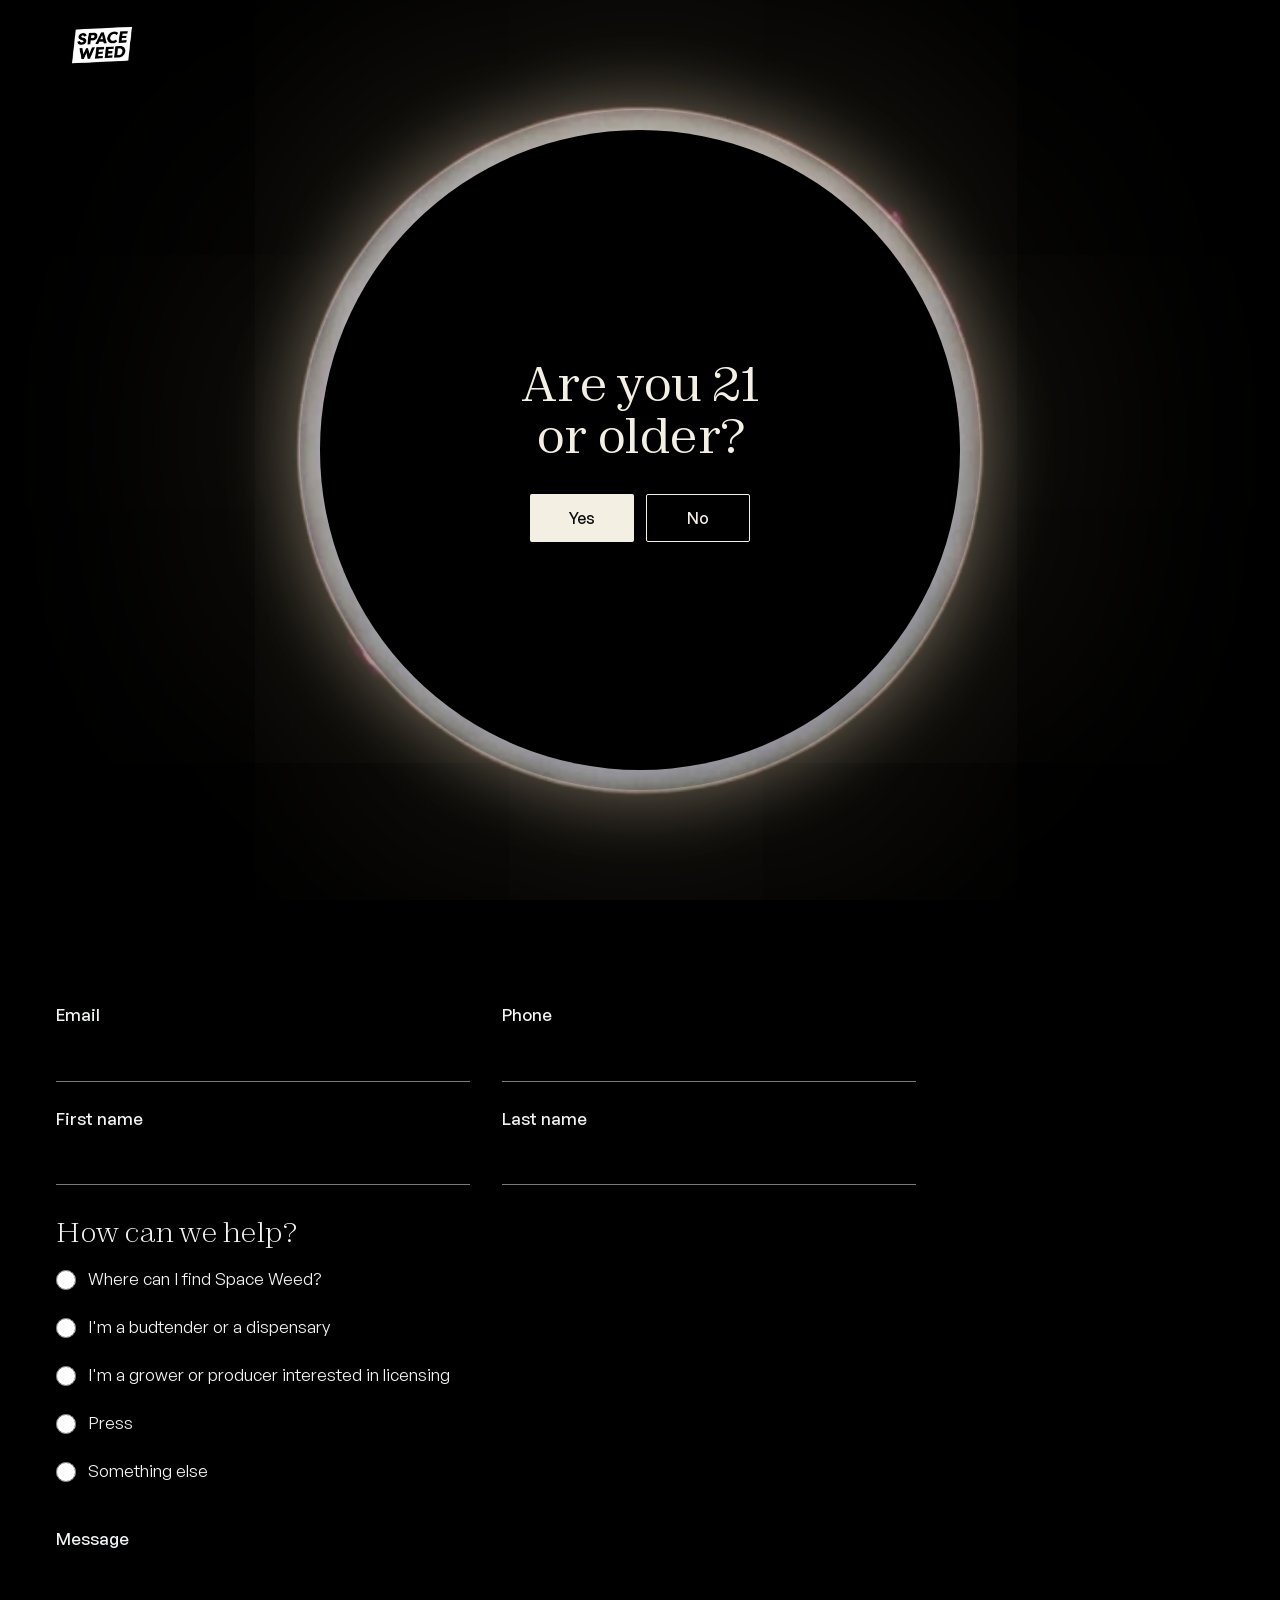
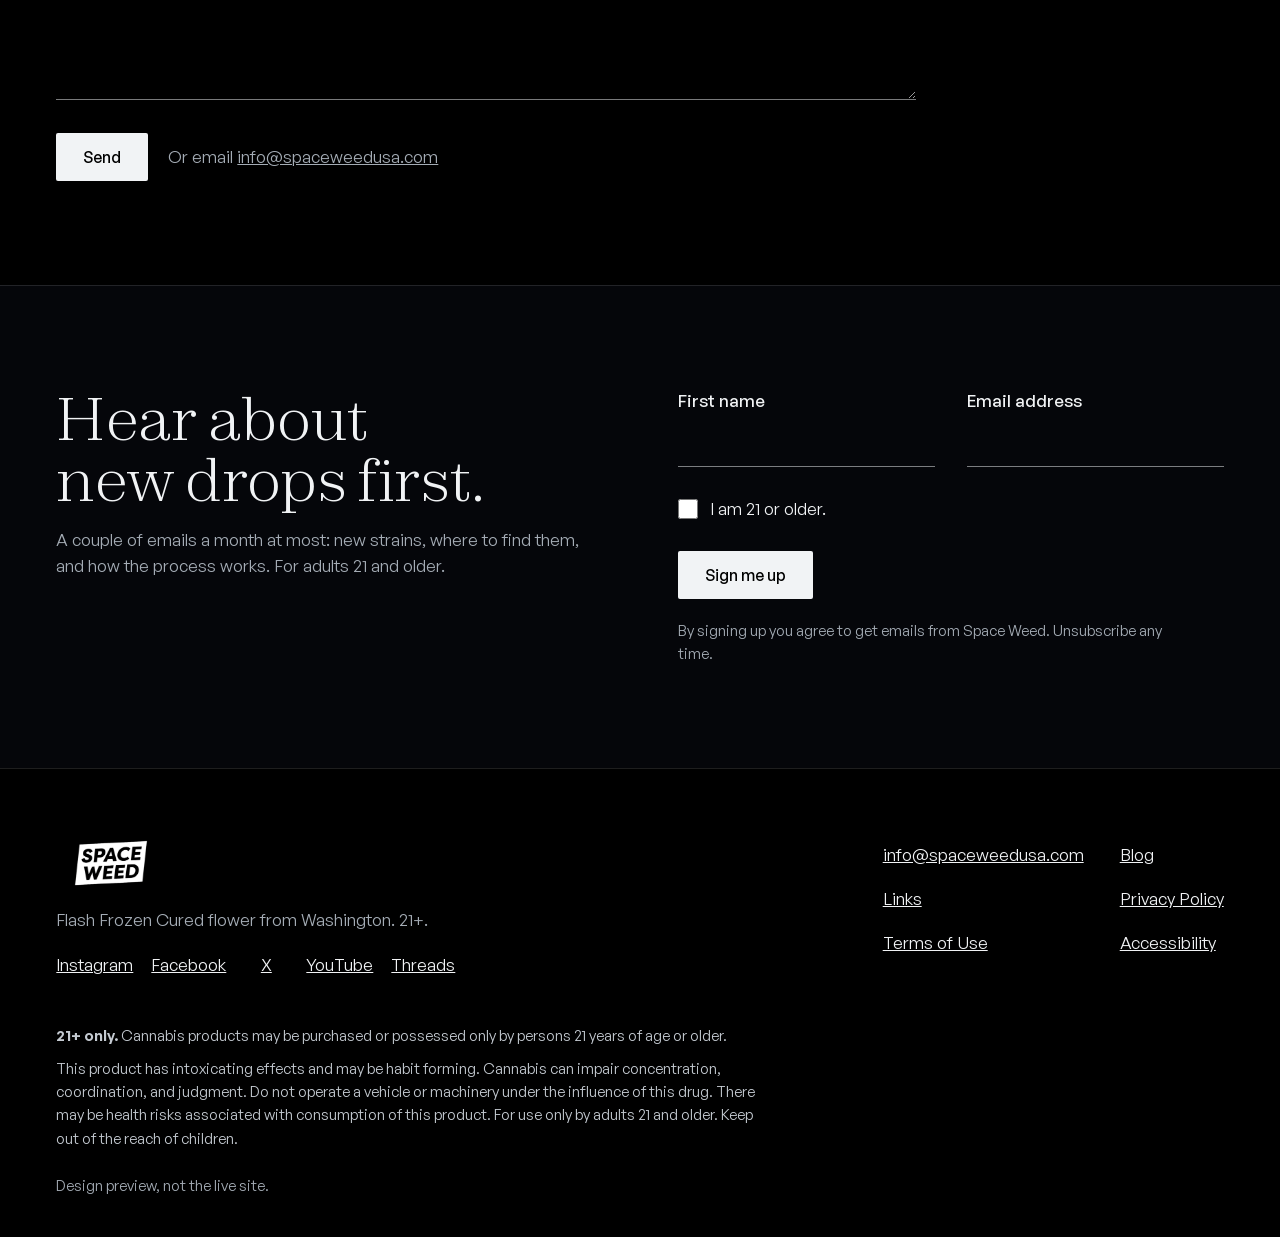
<file: contact.html>
<!doctype html>
<html lang="en">
<head>
<meta charset="utf-8">
<meta name="viewport" content="width=device-width, initial-scale=1">
<meta name="robots" content="noindex, nofollow">
<title>Contact Space Weed</title>
<meta name="description" content="Reach the Space Weed team about stocking the flower, licensing the process, or press. Email info@spaceweedusa.com.">
<link rel="icon" href="assets/img/favicon.svg">
<link rel="preload" href="assets/fonts/zodiak-300.woff2" as="font" type="font/woff2" crossorigin>
<link rel="stylesheet" href="assets/site.css">
<script>try{if(sessionStorage.getItem("sw-cross"))document.documentElement.classList.add("arriving")}catch(e){}</script>
</head>
<body>
<div class="transit" aria-hidden="true"></div>
<div class="cursor" aria-hidden="true"></div>
<div class="gate" id="gate" hidden tabindex="-1" role="dialog" aria-modal="true" aria-labelledby="gate-q">
  <img class="gate-sun" src="assets/img/sun.webp" alt="" width="1400" height="1400">
  <img class="gate-logo" src="assets/img/logo-white.webp" alt="Space Weed" width="640" height="350">
  <div class="gate-disk">
    <h2 id="gate-q">Are you 21 or older?</h2>
    <div class="choices">
      <button class="btn btn-char" type="button" data-yes>Yes</button>
      <a class="btn btn-char-line" href="under-21.html">No</a>
    </div>
  </div>
</div>
<header class="top">
  <a class="logo" href="index.html" aria-label="Space Weed, home"><img src="assets/img/logo-white.webp" alt="" width="640" height="350"></a>
  <nav class="links" aria-label="Site"><a href="technology.html"><span class="ph " style="--x:128%" aria-hidden="true"></span>Technology</a><a href="products.html"><span class="ph " style="--x:106%" aria-hidden="true"></span>Products</a><a href="partner.html"><span class="ph " style="--x:88%" aria-hidden="true"></span>Partner</a><a href="about.html"><span class="ph " style="--x:70%" aria-hidden="true"></span>About</a><a href="contact.html" aria-current="page"><span class="ph " style="--x:50%" aria-hidden="true"></span>Contact</a><a class="ext" href="https://www.shopspaceweed.com" target="_blank" rel="noopener">Merch<span class="vh"> (opens the merch shop in a new tab)</span></a></nav>
  <button class="menu-btn" type="button" aria-expanded="false" aria-controls="menu">Menu</button>
</header>
<div class="menu" id="menu" hidden>
  <ul><li><a href="index.html"><span class="ph " style="--x:150%" aria-hidden="true"></span>Home</a></li><li><a href="technology.html"><span class="ph " style="--x:128%" aria-hidden="true"></span>Technology</a></li><li><a href="products.html"><span class="ph " style="--x:106%" aria-hidden="true"></span>Products</a></li><li><a href="partner.html"><span class="ph " style="--x:88%" aria-hidden="true"></span>Partner</a></li><li><a href="about.html"><span class="ph " style="--x:70%" aria-hidden="true"></span>About</a></li><li><a href="contact.html" aria-current="page"><span class="ph " style="--x:50%" aria-hidden="true"></span>Contact</a></li></ul>
  <a class="menu-merch" href="https://www.shopspaceweed.com" target="_blank" rel="noopener">Merch &#8599;</a>
</div>
<main data-sky="night">
  <header class="room room--partial">
    <picture class="room-pic" aria-hidden="true"><source media="(max-width: 700px)" srcset="assets/img/partial_tall.webp"><img class="room-media" style="object-position:50% 40%" src="assets/img/partial.webp" alt="" width="1376" height="768"></picture>
    <div class="room-copy">
      <h1>Contact mission control</h1>
      <p>Questions about stocking Space Weed, licensing the process, or press? Send us a message and one of our Space Cadets will get back to you in an intergalactic minute.</p>
    </div>
  </header>
  <div class="wrap">
    <form class="console rise" action="#" onsubmit="return false" aria-label="Contact form">
      <div class="grid2">
        <label>Email<input type="email" name="email" autocomplete="email"></label>
        <label>Phone<input type="tel" name="phone" autocomplete="tel"></label>
        <label>First name<input type="text" name="first" autocomplete="given-name"></label>
        <label>Last name<input type="text" name="last" autocomplete="family-name"></label>
      </div>
      <fieldset>
        <legend>How can we help?</legend>
        <label class="pick"><input type="radio" name="topic"> Where can I find Space Weed?</label>
        <label class="pick"><input type="radio" name="topic"> I'm a budtender or a dispensary</label>
        <label class="pick"><input type="radio" name="topic"> I'm a grower or producer interested in licensing</label>
        <label class="pick"><input type="radio" name="topic"> Press</label>
        <label class="pick"><input type="radio" name="topic"> Something else</label>
      </fieldset>
      <label>Message<textarea name="message" rows="5"></textarea></label>
      <div class="send-row"><button class="btn btn-pearl" type="submit">Send</button><p>Or email <a href="mailto:info@spaceweedusa.com">info@spaceweedusa.com</a></p></div>
    </form>
  </div>
</main>
<section class="signup" aria-labelledby="signup-h">
  <div class="wrap">
    <div>
      <h2 id="signup-h">Hear about new drops first.</h2>
      <p>A couple of emails a month at most: new strains, where to find them, and how the process works. For adults 21 and older.</p>
    </div>
    <form action="#" onsubmit="return false" aria-label="Sign-up">
      <div class="grid2">
        <label>First name<input type="text" name="first" autocomplete="given-name"></label>
        <label>Email address<input type="email" name="email" autocomplete="email"></label>
      </div>
      <label class="check"><input type="checkbox" name="adult"> I am 21 or older.</label>
      <button class="btn btn-pearl" type="submit">Sign me up</button>
      <p class="fine">By signing up you agree to get emails from Space Weed. Unsubscribe any time.</p>
    </form>
  </div>
</section>
<footer>
  <div class="wrap">
    <div class="row">
      <div>
        <a class="logo" href="index.html" aria-label="Space Weed, home"><img src="assets/img/logo-white.webp" alt="" width="640" height="350"></a>
        <p class="tagline">Flash Frozen Cured flower from Washington. 21+.</p>
        <p class="social"><a href="https://www.instagram.com/spaceweedusa" target="_blank" rel="noopener">Instagram<span class="vh"> (opens in a new tab)</span></a><a href="https://www.facebook.com/spacexweed" target="_blank" rel="noopener">Facebook<span class="vh"> (opens in a new tab)</span></a><a href="https://x.com/spaceweedusa" target="_blank" rel="noopener">X<span class="vh"> (opens in a new tab)</span></a><a href="https://www.youtube.com/@spaceweedusa" target="_blank" rel="noopener">YouTube<span class="vh"> (opens in a new tab)</span></a><a href="https://www.threads.com/@spaceweedusa" target="_blank" rel="noopener">Threads<span class="vh"> (opens in a new tab)</span></a></p>
      </div>
      <nav aria-label="Footer">
        <a href="mailto:info@spaceweedusa.com">info@spaceweedusa.com</a>
        <a href="blog.html">Blog</a>
        <a href="links.html">Links</a>
        <a href="#">Privacy Policy</a>
        <a href="#">Terms of Use</a>
        <a href="#">Accessibility</a>
      </nav>
    </div>
    <div class="legal">
      <p><strong>21+ only.</strong> Cannabis products may be purchased or possessed only by persons 21 years of age or older.</p>
      <p>This product has intoxicating effects and may be habit forming. Cannabis can impair concentration, coordination, and judgment. Do not operate a vehicle or machinery under the influence of this drug. There may be health risks associated with consumption of this product. For use only by adults 21 and older. Keep out of the reach of children.</p>
    </div>
    <p class="preview-note">Design preview, not the live site.</p>
  </div>
</footer>
<script src="assets/site.js"></script>
</body>
</html>
</file>
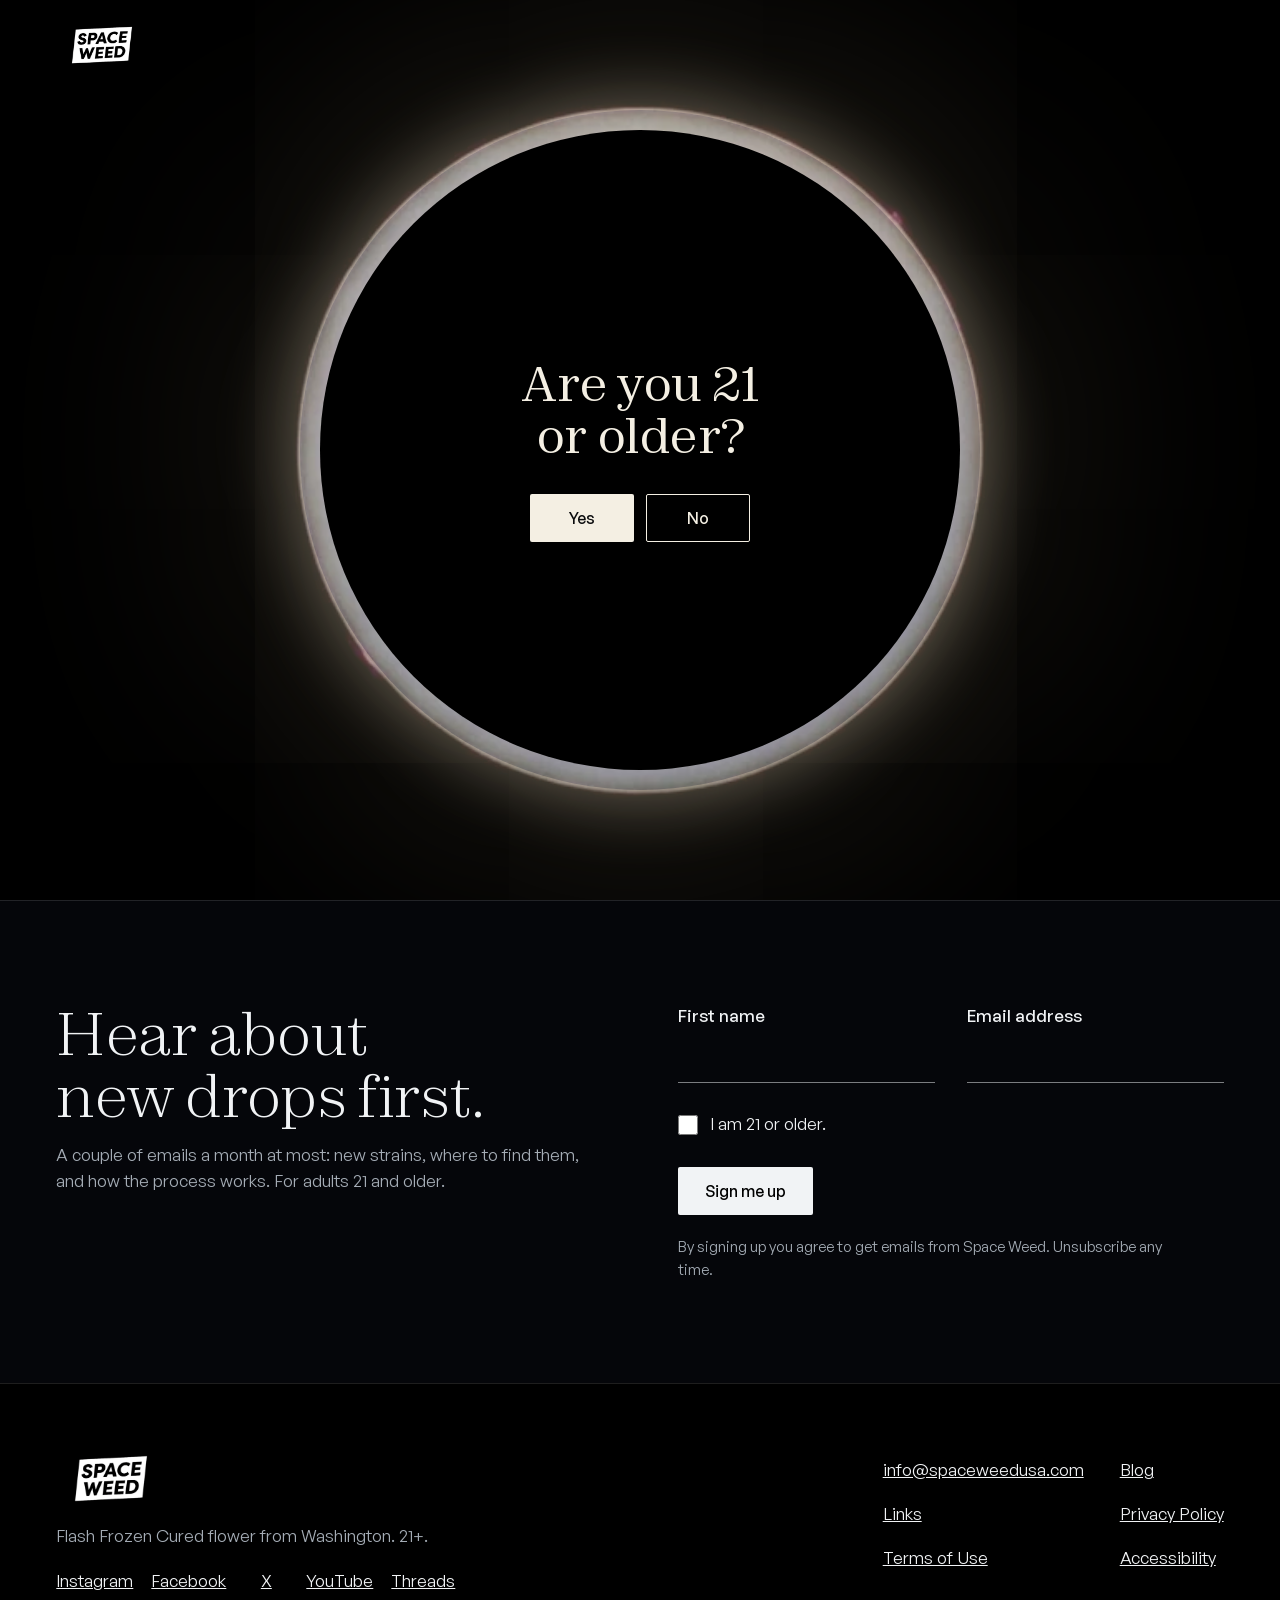
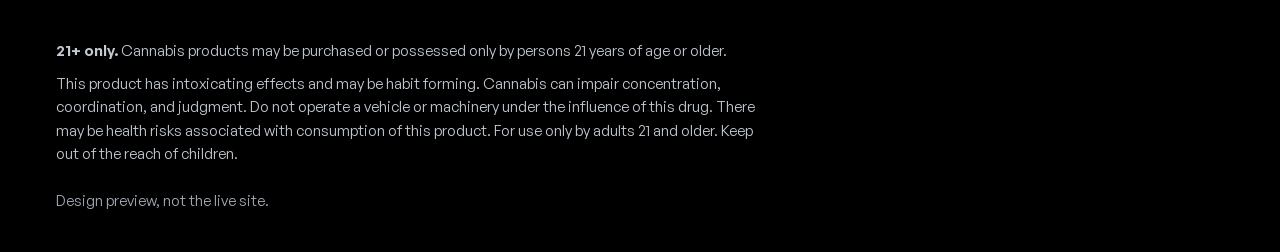
<file: links.html>
<!doctype html>
<html lang="en">
<head>
<meta charset="utf-8">
<meta name="viewport" content="width=device-width, initial-scale=1">
<meta name="robots" content="noindex, nofollow">
<title>Links | Space Weed</title>
<meta name="description" content="Flash Frozen Cured flower, frozen within an hour of harvest. 21+ only.">
<link rel="icon" href="assets/img/favicon.svg">
<link rel="preload" href="assets/fonts/zodiak-300.woff2" as="font" type="font/woff2" crossorigin>
<link rel="stylesheet" href="assets/site.css">
<script>try{if(sessionStorage.getItem("sw-cross"))document.documentElement.classList.add("arriving")}catch(e){}</script>
</head>
<body>
<div class="transit" aria-hidden="true"></div>
<div class="cursor" aria-hidden="true"></div>
<div class="gate" id="gate" hidden tabindex="-1" role="dialog" aria-modal="true" aria-labelledby="gate-q">
  <img class="gate-sun" src="assets/img/sun.webp" alt="" width="1400" height="1400">
  <img class="gate-logo" src="assets/img/logo-white.webp" alt="Space Weed" width="640" height="350">
  <div class="gate-disk">
    <h2 id="gate-q">Are you 21 or older?</h2>
    <div class="choices">
      <button class="btn btn-char" type="button" data-yes>Yes</button>
      <a class="btn btn-char-line" href="under-21.html">No</a>
    </div>
  </div>
</div>
<header class="top">
  <a class="logo" href="index.html" aria-label="Space Weed, home"><img src="assets/img/logo-white.webp" alt="" width="640" height="350"></a>
  <nav class="links" aria-label="Site"><a href="technology.html"><span class="ph " style="--x:128%" aria-hidden="true"></span>Technology</a><a href="products.html"><span class="ph " style="--x:106%" aria-hidden="true"></span>Products</a><a href="partner.html"><span class="ph " style="--x:88%" aria-hidden="true"></span>Partner</a><a href="about.html"><span class="ph " style="--x:70%" aria-hidden="true"></span>About</a><a href="contact.html"><span class="ph " style="--x:50%" aria-hidden="true"></span>Contact</a><a class="ext" href="https://www.shopspaceweed.com" target="_blank" rel="noopener">Merch<span class="vh"> (opens the merch shop in a new tab)</span></a></nav>
  <button class="menu-btn" type="button" aria-expanded="false" aria-controls="menu">Menu</button>
</header>
<div class="menu" id="menu" hidden>
  <ul><li><a href="index.html"><span class="ph " style="--x:150%" aria-hidden="true"></span>Home</a></li><li><a href="technology.html"><span class="ph " style="--x:128%" aria-hidden="true"></span>Technology</a></li><li><a href="products.html"><span class="ph " style="--x:106%" aria-hidden="true"></span>Products</a></li><li><a href="partner.html"><span class="ph " style="--x:88%" aria-hidden="true"></span>Partner</a></li><li><a href="about.html"><span class="ph " style="--x:70%" aria-hidden="true"></span>About</a></li><li><a href="contact.html"><span class="ph " style="--x:50%" aria-hidden="true"></span>Contact</a></li></ul>
  <a class="menu-merch" href="https://www.shopspaceweed.com" target="_blank" rel="noopener">Merch &#8599;</a>
</div>
<main data-sky="night">
  <div class="linkpage">
    <img class="lp-logo rise" src="assets/img/logo-white.webp" alt="Space Weed" width="640" height="350">
    <h1 class="vh">Space Weed links</h1>
    <p class="rise">Flash Frozen Cured flower, frozen within an hour of harvest. 21+ only.</p>
    <ul class="lp-list">
      <li class="rise"><a class="lp-btn" href="technology.html">How Flash Frozen Cured works</a></li>
      <li class="rise"><a class="lp-btn" href="products.html">The flower and pre-rolls</a></li>
      <li class="rise"><a class="lp-btn" href="partner.html">For dispensaries and budtenders</a></li>
      <li class="rise"><a class="lp-btn" href="partner.html">For growers: license the process</a></li>
      <li class="rise"><a class="lp-btn" href="https://www.shopspaceweed.com" target="_blank" rel="noopener">Space Weed merch<span class="vh"> (opens in a new tab)</span></a></li>
      <li class="rise"><a class="lp-btn" href="contact.html">Contact us</a></li>
    </ul>
    <ul class="lp-social">
      <li><a href="https://www.instagram.com/spaceweedusa" target="_blank" rel="noopener">Instagram<span class="vh"> (opens in a new tab)</span></a></li>
      <li><a href="https://www.facebook.com/spacexweed" target="_blank" rel="noopener">Facebook<span class="vh"> (opens in a new tab)</span></a></li>
      <li><a href="https://x.com/spaceweedusa" target="_blank" rel="noopener">X<span class="vh"> (opens in a new tab)</span></a></li>
      <li><a href="https://www.youtube.com/@spaceweedusa" target="_blank" rel="noopener">YouTube<span class="vh"> (opens in a new tab)</span></a></li>
      <li><a href="https://www.threads.com/@spaceweedusa" target="_blank" rel="noopener">Threads<span class="vh"> (opens in a new tab)</span></a></li>
    </ul>
  </div>
</main>
<section class="signup" aria-labelledby="signup-h">
  <div class="wrap">
    <div>
      <h2 id="signup-h">Hear about new drops first.</h2>
      <p>A couple of emails a month at most: new strains, where to find them, and how the process works. For adults 21 and older.</p>
    </div>
    <form action="#" onsubmit="return false" aria-label="Sign-up">
      <div class="grid2">
        <label>First name<input type="text" name="first" autocomplete="given-name"></label>
        <label>Email address<input type="email" name="email" autocomplete="email"></label>
      </div>
      <label class="check"><input type="checkbox" name="adult"> I am 21 or older.</label>
      <button class="btn btn-pearl" type="submit">Sign me up</button>
      <p class="fine">By signing up you agree to get emails from Space Weed. Unsubscribe any time.</p>
    </form>
  </div>
</section>
<footer>
  <div class="wrap">
    <div class="row">
      <div>
        <a class="logo" href="index.html" aria-label="Space Weed, home"><img src="assets/img/logo-white.webp" alt="" width="640" height="350"></a>
        <p class="tagline">Flash Frozen Cured flower from Washington. 21+.</p>
        <p class="social"><a href="https://www.instagram.com/spaceweedusa" target="_blank" rel="noopener">Instagram<span class="vh"> (opens in a new tab)</span></a><a href="https://www.facebook.com/spacexweed" target="_blank" rel="noopener">Facebook<span class="vh"> (opens in a new tab)</span></a><a href="https://x.com/spaceweedusa" target="_blank" rel="noopener">X<span class="vh"> (opens in a new tab)</span></a><a href="https://www.youtube.com/@spaceweedusa" target="_blank" rel="noopener">YouTube<span class="vh"> (opens in a new tab)</span></a><a href="https://www.threads.com/@spaceweedusa" target="_blank" rel="noopener">Threads<span class="vh"> (opens in a new tab)</span></a></p>
      </div>
      <nav aria-label="Footer">
        <a href="mailto:info@spaceweedusa.com">info@spaceweedusa.com</a>
        <a href="blog.html">Blog</a>
        <a href="links.html">Links</a>
        <a href="#">Privacy Policy</a>
        <a href="#">Terms of Use</a>
        <a href="#">Accessibility</a>
      </nav>
    </div>
    <div class="legal">
      <p><strong>21+ only.</strong> Cannabis products may be purchased or possessed only by persons 21 years of age or older.</p>
      <p>This product has intoxicating effects and may be habit forming. Cannabis can impair concentration, coordination, and judgment. Do not operate a vehicle or machinery under the influence of this drug. There may be health risks associated with consumption of this product. For use only by adults 21 and older. Keep out of the reach of children.</p>
    </div>
    <p class="preview-note">Design preview, not the live site.</p>
  </div>
</footer>
<script src="assets/site.js"></script>
</body>
</html>
</file>
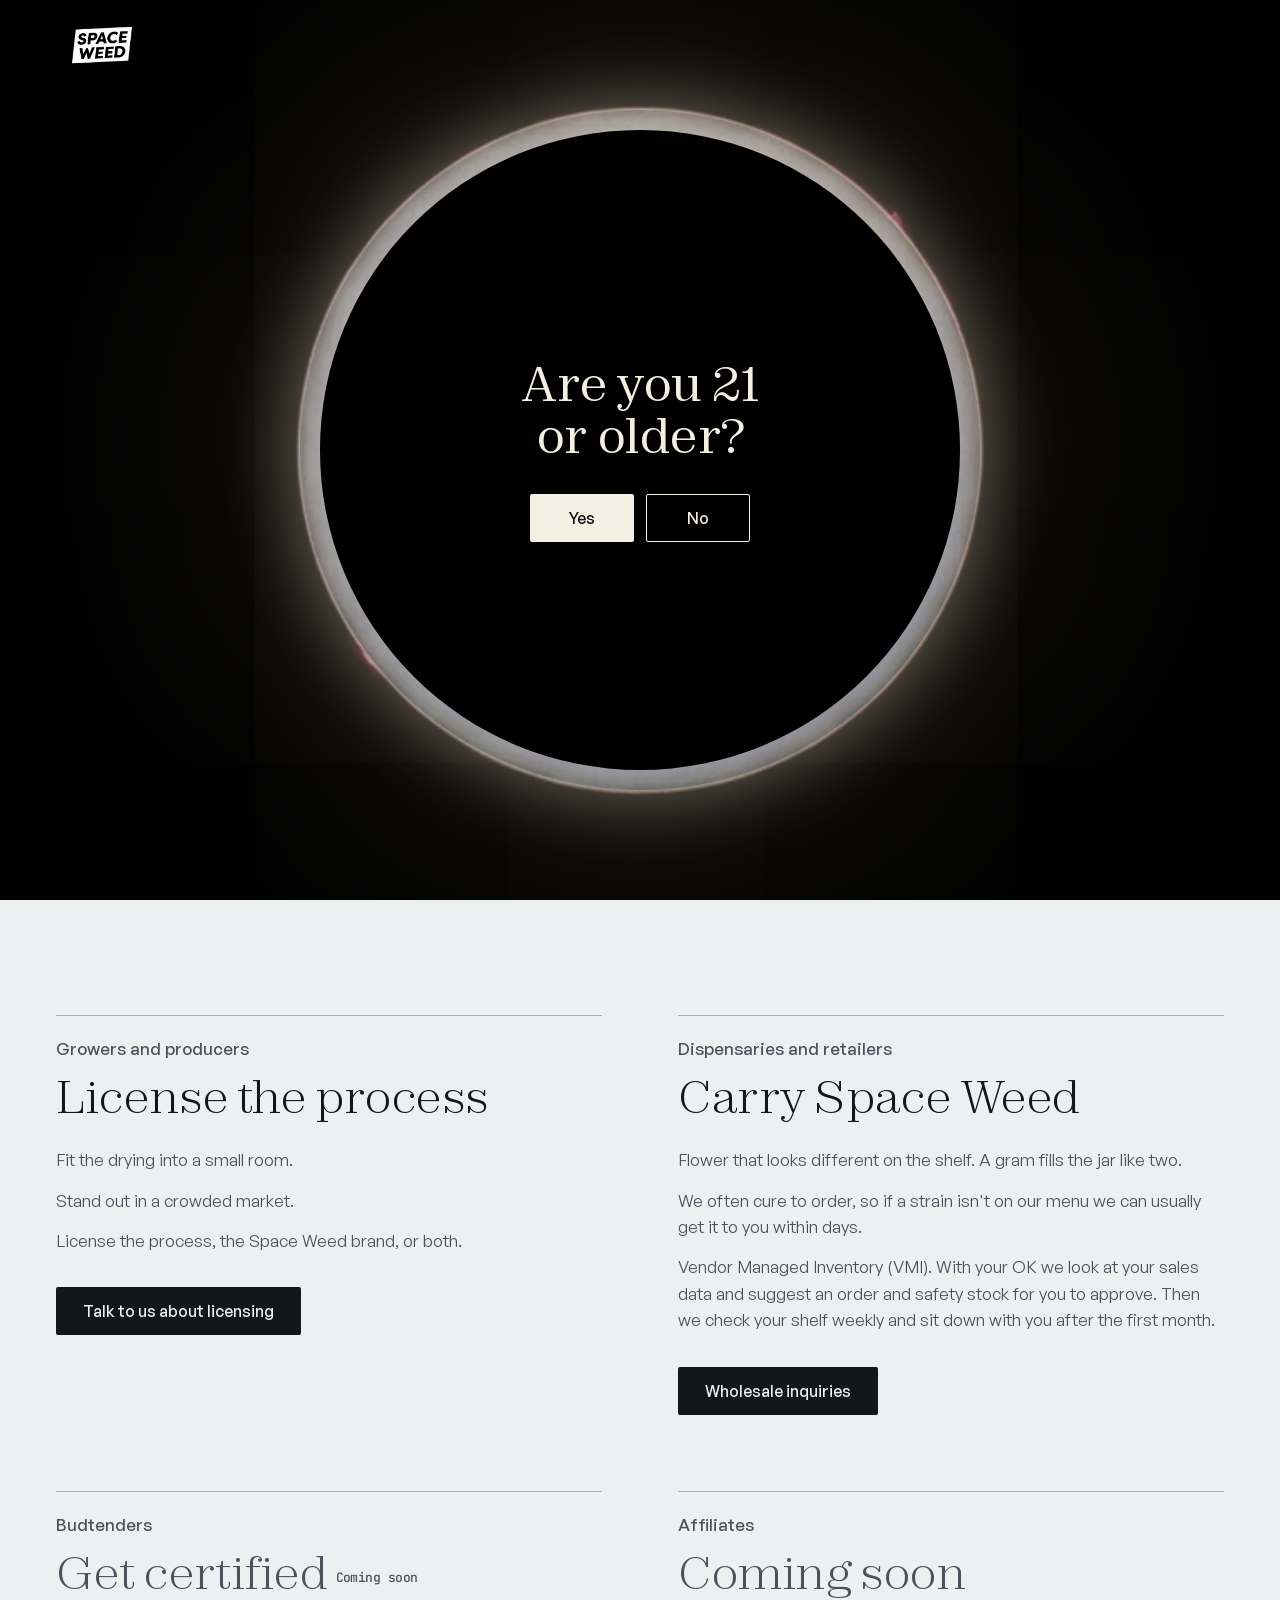
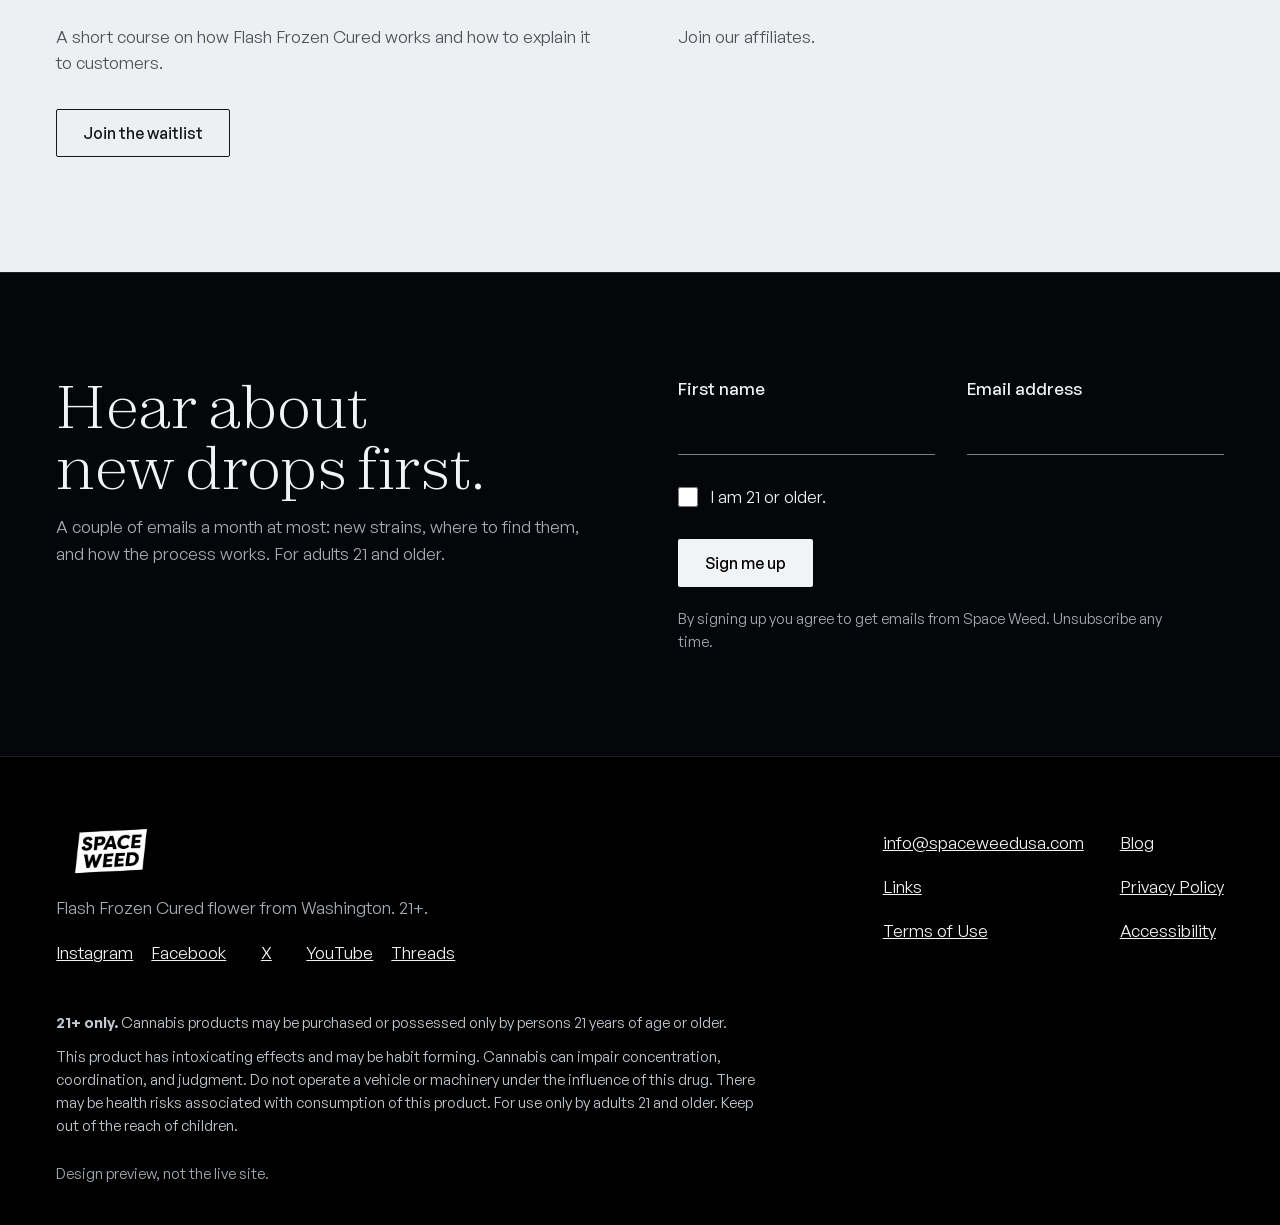
<file: partner.html>
<!doctype html>
<html lang="en">
<head>
<meta charset="utf-8">
<meta name="viewport" content="width=device-width, initial-scale=1">
<meta name="robots" content="noindex, nofollow">
<title>Partner with Space Weed: Growers and Dispensaries</title>
<meta name="description" content="How licensed growers, dispensaries and budtenders work with Space Weed, from licensing the Flash Frozen Cured process to stocking the flower.">
<link rel="icon" href="assets/img/favicon.svg">
<link rel="preload" href="assets/fonts/zodiak-300.woff2" as="font" type="font/woff2" crossorigin>
<link rel="stylesheet" href="assets/site.css">
<script>try{if(sessionStorage.getItem("sw-cross"))document.documentElement.classList.add("arriving")}catch(e){}</script>
</head>
<body>
<div class="transit" aria-hidden="true"></div>
<div class="cursor" aria-hidden="true"></div>
<div class="gate" id="gate" hidden tabindex="-1" role="dialog" aria-modal="true" aria-labelledby="gate-q">
  <img class="gate-sun" src="assets/img/sun.webp" alt="" width="1400" height="1400">
  <img class="gate-logo" src="assets/img/logo-white.webp" alt="Space Weed" width="640" height="350">
  <div class="gate-disk">
    <h2 id="gate-q">Are you 21 or older?</h2>
    <div class="choices">
      <button class="btn btn-char" type="button" data-yes>Yes</button>
      <a class="btn btn-char-line" href="under-21.html">No</a>
    </div>
  </div>
</div>
<header class="top">
  <a class="logo" href="index.html" aria-label="Space Weed, home"><img src="assets/img/logo-white.webp" alt="" width="640" height="350"></a>
  <nav class="links" aria-label="Site"><a href="technology.html"><span class="ph " style="--x:128%" aria-hidden="true"></span>Technology</a><a href="products.html"><span class="ph " style="--x:106%" aria-hidden="true"></span>Products</a><a href="partner.html" aria-current="page"><span class="ph " style="--x:88%" aria-hidden="true"></span>Partner</a><a href="about.html"><span class="ph " style="--x:70%" aria-hidden="true"></span>About</a><a href="contact.html"><span class="ph " style="--x:50%" aria-hidden="true"></span>Contact</a><a class="ext" href="https://www.shopspaceweed.com" target="_blank" rel="noopener">Merch<span class="vh"> (opens the merch shop in a new tab)</span></a></nav>
  <button class="menu-btn" type="button" aria-expanded="false" aria-controls="menu">Menu</button>
</header>
<div class="menu" id="menu" hidden>
  <ul><li><a href="index.html"><span class="ph " style="--x:150%" aria-hidden="true"></span>Home</a></li><li><a href="technology.html"><span class="ph " style="--x:128%" aria-hidden="true"></span>Technology</a></li><li><a href="products.html"><span class="ph " style="--x:106%" aria-hidden="true"></span>Products</a></li><li><a href="partner.html" aria-current="page"><span class="ph " style="--x:88%" aria-hidden="true"></span>Partner</a></li><li><a href="about.html"><span class="ph " style="--x:70%" aria-hidden="true"></span>About</a></li><li><a href="contact.html"><span class="ph " style="--x:50%" aria-hidden="true"></span>Contact</a></li></ul>
  <a class="menu-merch" href="https://www.shopspaceweed.com" target="_blank" rel="noopener">Merch &#8599;</a>
</div>
<main data-sky="night">
  <header class="room ">
    <picture class="room-pic" aria-hidden="true"><source media="(max-width: 700px)" srcset="assets/img/day_tall.webp"><img class="room-media" style="object-position:50% 60%" src="assets/img/day.webp" alt="" width="1376" height="768"></picture>
    <div class="room-copy">
      <h1>Partner with Space Weed</h1>
      <p>Whether you're a grower, a retailer or a budtender, there's a way to work with us.</p>
    </div>
  </header>
  <section class="roles-wrap" data-light>
    <div class="wrap">
      <h2 class="vh">Ways to work with us</h2>
      <div class="roles">
        <article class="role rise">
          <p class="role-k">Growers and producers</p>
          <h3>License the process</h3>
          <ul><li>Fit the drying into a small room.</li><li>Stand out in a crowded market.</li><li>License the process, the Space Weed brand, or both.</li></ul>
          <a class="btn btn-char" href="contact.html">Talk to us about licensing</a>
        </article>
        <article class="role rise">
          <p class="role-k">Dispensaries and retailers</p>
          <h3>Carry Space Weed</h3>
          <ul><li>Flower that looks different on the shelf. A gram fills the jar like two.</li><li>We often cure to order, so if a strain isn't on our menu we can usually get it to you within days.</li><li>Vendor Managed Inventory (VMI). With your OK we look at your sales data and suggest an order and safety stock for you to approve. Then we check your shelf weekly and sit down with you after the first month.</li></ul>
          <a class="btn btn-char" href="contact.html">Wholesale inquiries</a>
        </article>
        <article class="role role--soon rise">
          <p class="role-k">Budtenders</p>
          <h3>Get certified <span class="soon">Coming soon</span></h3>
          <ul><li>A short course on how Flash Frozen Cured works and how to explain it to customers.</li></ul>
          <a class="btn btn-char-line" href="contact.html">Join the waitlist</a>
        </article>
        <article class="role role--soon rise">
          <p class="role-k">Affiliates</p>
          <h3>Coming soon</h3>
          <ul><li>Join our affiliates.</li></ul>
        </article>
      </div>
    </div>
  </section>
</main>
<section class="signup" aria-labelledby="signup-h">
  <div class="wrap">
    <div>
      <h2 id="signup-h">Hear about new drops first.</h2>
      <p>A couple of emails a month at most: new strains, where to find them, and how the process works. For adults 21 and older.</p>
    </div>
    <form action="#" onsubmit="return false" aria-label="Sign-up">
      <div class="grid2">
        <label>First name<input type="text" name="first" autocomplete="given-name"></label>
        <label>Email address<input type="email" name="email" autocomplete="email"></label>
      </div>
      <label class="check"><input type="checkbox" name="adult"> I am 21 or older.</label>
      <button class="btn btn-pearl" type="submit">Sign me up</button>
      <p class="fine">By signing up you agree to get emails from Space Weed. Unsubscribe any time.</p>
    </form>
  </div>
</section>
<footer>
  <div class="wrap">
    <div class="row">
      <div>
        <a class="logo" href="index.html" aria-label="Space Weed, home"><img src="assets/img/logo-white.webp" alt="" width="640" height="350"></a>
        <p class="tagline">Flash Frozen Cured flower from Washington. 21+.</p>
        <p class="social"><a href="https://www.instagram.com/spaceweedusa" target="_blank" rel="noopener">Instagram<span class="vh"> (opens in a new tab)</span></a><a href="https://www.facebook.com/spacexweed" target="_blank" rel="noopener">Facebook<span class="vh"> (opens in a new tab)</span></a><a href="https://x.com/spaceweedusa" target="_blank" rel="noopener">X<span class="vh"> (opens in a new tab)</span></a><a href="https://www.youtube.com/@spaceweedusa" target="_blank" rel="noopener">YouTube<span class="vh"> (opens in a new tab)</span></a><a href="https://www.threads.com/@spaceweedusa" target="_blank" rel="noopener">Threads<span class="vh"> (opens in a new tab)</span></a></p>
      </div>
      <nav aria-label="Footer">
        <a href="mailto:info@spaceweedusa.com">info@spaceweedusa.com</a>
        <a href="blog.html">Blog</a>
        <a href="links.html">Links</a>
        <a href="#">Privacy Policy</a>
        <a href="#">Terms of Use</a>
        <a href="#">Accessibility</a>
      </nav>
    </div>
    <div class="legal">
      <p><strong>21+ only.</strong> Cannabis products may be purchased or possessed only by persons 21 years of age or older.</p>
      <p>This product has intoxicating effects and may be habit forming. Cannabis can impair concentration, coordination, and judgment. Do not operate a vehicle or machinery under the influence of this drug. There may be health risks associated with consumption of this product. For use only by adults 21 and older. Keep out of the reach of children.</p>
    </div>
    <p class="preview-note">Design preview, not the live site.</p>
  </div>
</footer>
<script src="assets/site.js"></script>
</body>
</html>
</file>
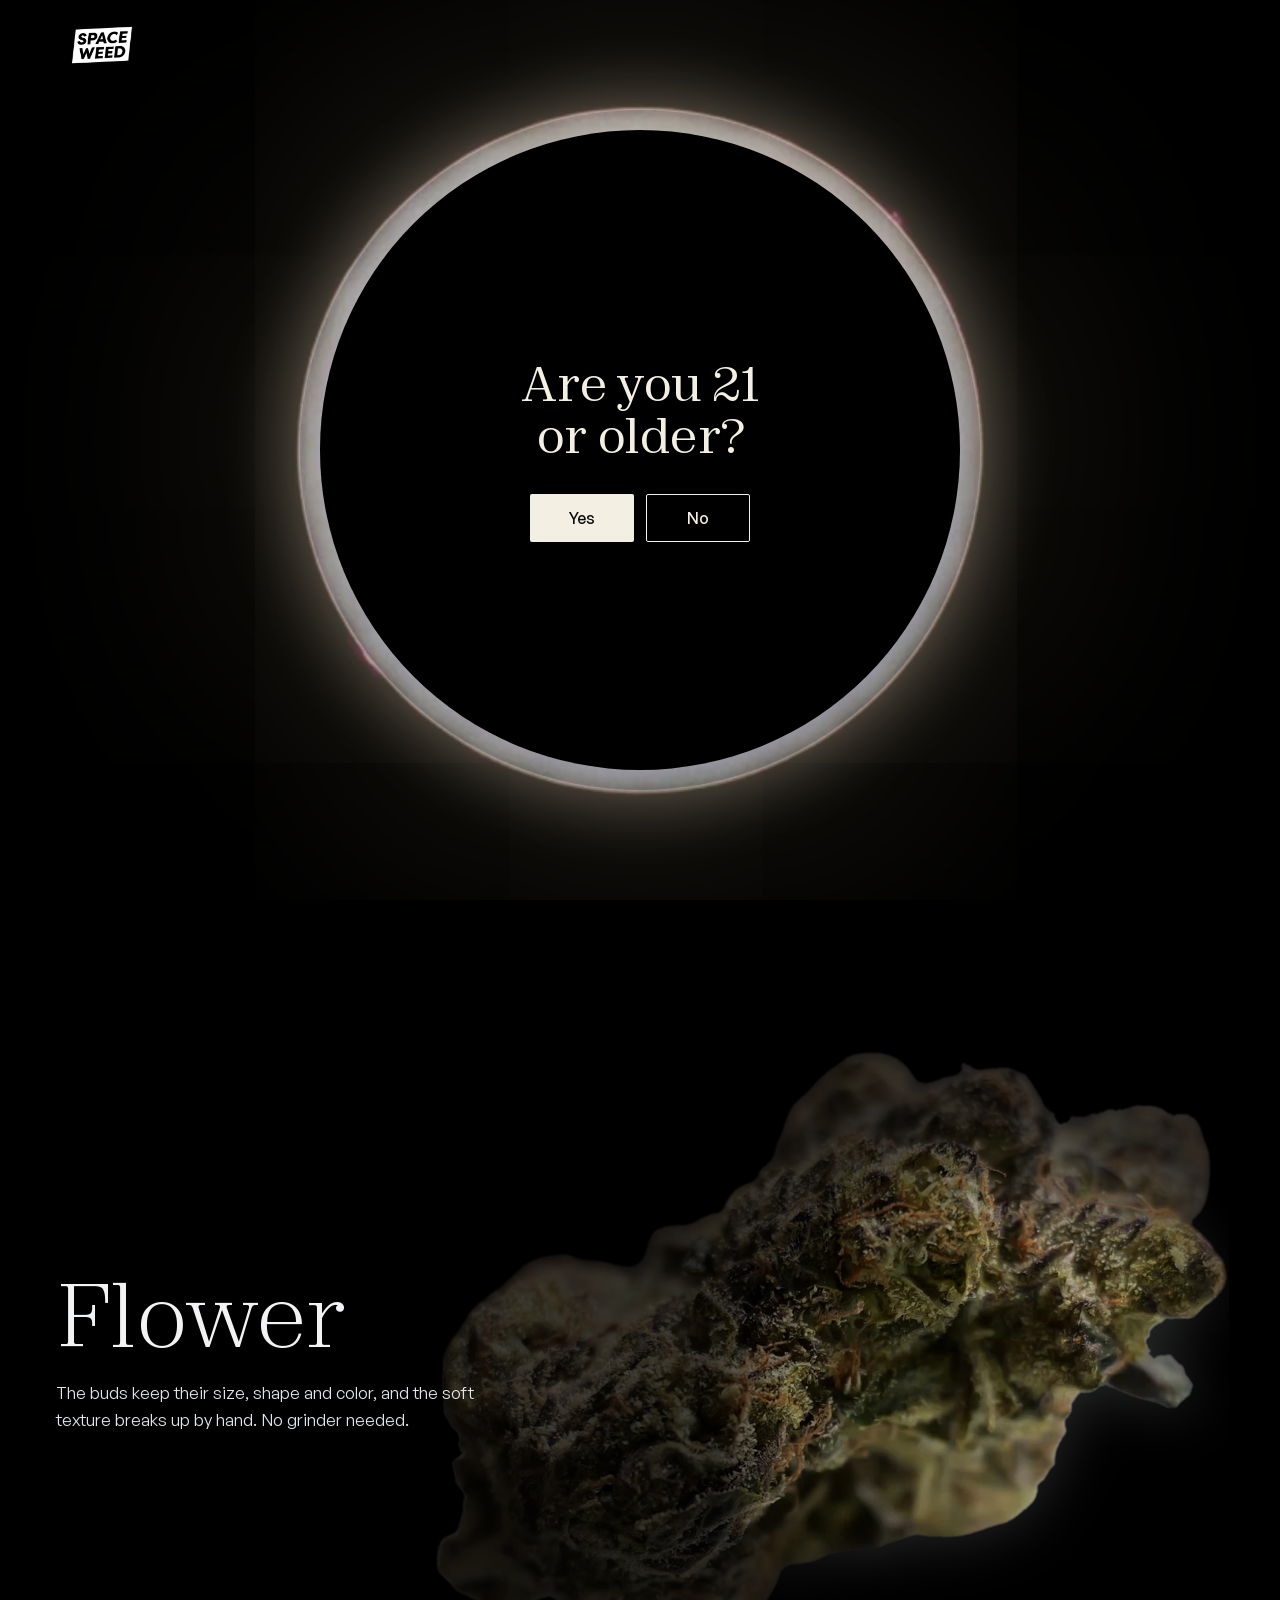
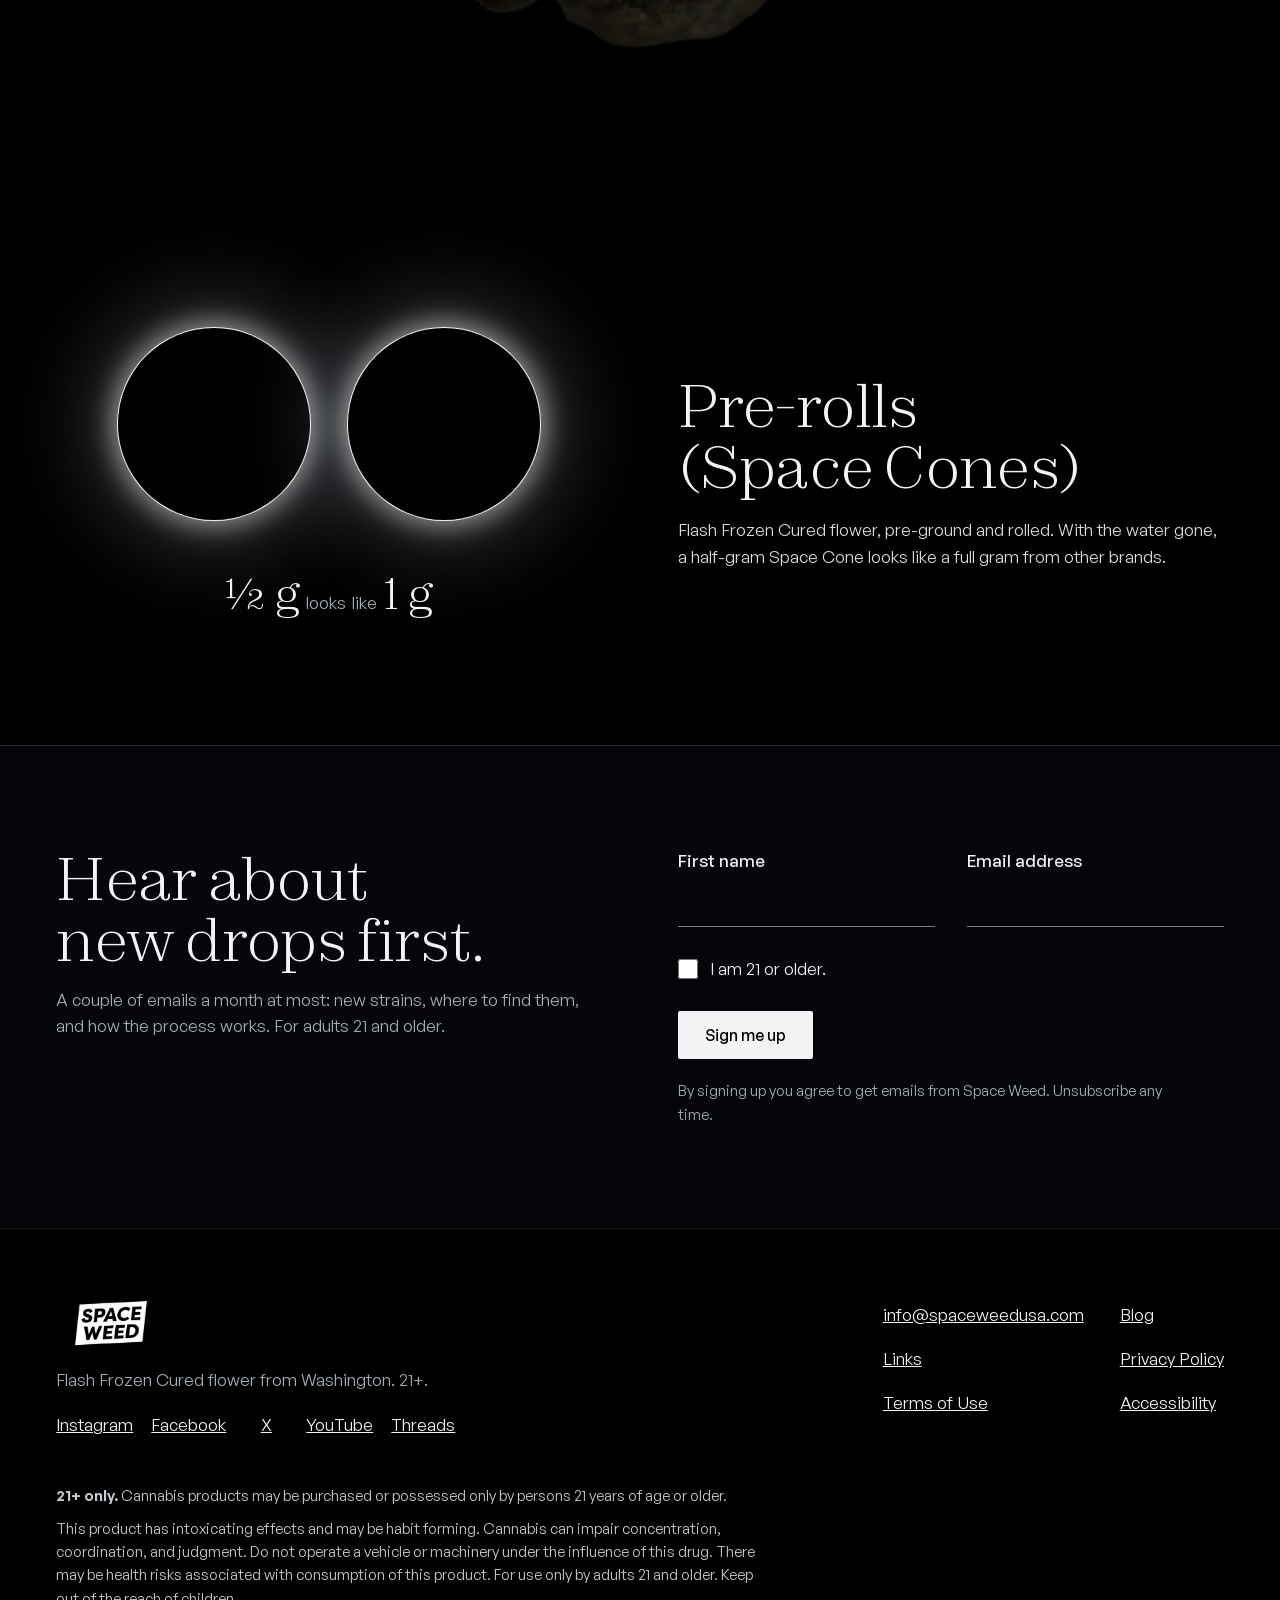
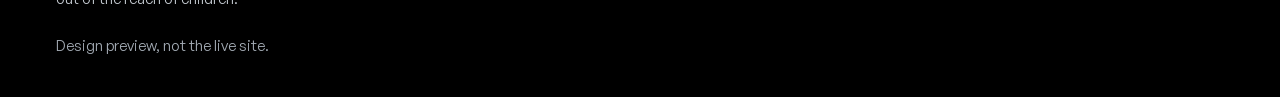
<file: products.html>
<!doctype html>
<html lang="en">
<head>
<meta charset="utf-8">
<meta name="viewport" content="width=device-width, initial-scale=1">
<meta name="robots" content="noindex, nofollow">
<title>Flower and Pre-Rolls | Space Weed</title>
<meta name="description" content="Every Space Weed product starts as Flash Frozen Cured flower, frozen within an hour of harvest. See the flower and pre-rolls. For adults 21+.">
<link rel="icon" href="assets/img/favicon.svg">
<link rel="preload" href="assets/fonts/zodiak-300.woff2" as="font" type="font/woff2" crossorigin>
<link rel="stylesheet" href="assets/site.css">
<script>try{if(sessionStorage.getItem("sw-cross"))document.documentElement.classList.add("arriving")}catch(e){}</script>
</head>
<body>
<div class="transit" aria-hidden="true"></div>
<div class="cursor" aria-hidden="true"></div>
<div class="gate" id="gate" hidden tabindex="-1" role="dialog" aria-modal="true" aria-labelledby="gate-q">
  <img class="gate-sun" src="assets/img/sun.webp" alt="" width="1400" height="1400">
  <img class="gate-logo" src="assets/img/logo-white.webp" alt="Space Weed" width="640" height="350">
  <div class="gate-disk">
    <h2 id="gate-q">Are you 21 or older?</h2>
    <div class="choices">
      <button class="btn btn-char" type="button" data-yes>Yes</button>
      <a class="btn btn-char-line" href="under-21.html">No</a>
    </div>
  </div>
</div>
<header class="top">
  <a class="logo" href="index.html" aria-label="Space Weed, home"><img src="assets/img/logo-white.webp" alt="" width="640" height="350"></a>
  <nav class="links" aria-label="Site"><a href="technology.html"><span class="ph " style="--x:128%" aria-hidden="true"></span>Technology</a><a href="products.html" aria-current="page"><span class="ph " style="--x:106%" aria-hidden="true"></span>Products</a><a href="partner.html"><span class="ph " style="--x:88%" aria-hidden="true"></span>Partner</a><a href="about.html"><span class="ph " style="--x:70%" aria-hidden="true"></span>About</a><a href="contact.html"><span class="ph " style="--x:50%" aria-hidden="true"></span>Contact</a><a class="ext" href="https://www.shopspaceweed.com" target="_blank" rel="noopener">Merch<span class="vh"> (opens the merch shop in a new tab)</span></a></nav>
  <button class="menu-btn" type="button" aria-expanded="false" aria-controls="menu">Menu</button>
</header>
<div class="menu" id="menu" hidden>
  <ul><li><a href="index.html"><span class="ph " style="--x:150%" aria-hidden="true"></span>Home</a></li><li><a href="technology.html"><span class="ph " style="--x:128%" aria-hidden="true"></span>Technology</a></li><li><a href="products.html" aria-current="page"><span class="ph " style="--x:106%" aria-hidden="true"></span>Products</a></li><li><a href="partner.html"><span class="ph " style="--x:88%" aria-hidden="true"></span>Partner</a></li><li><a href="about.html"><span class="ph " style="--x:70%" aria-hidden="true"></span>About</a></li><li><a href="contact.html"><span class="ph " style="--x:50%" aria-hidden="true"></span>Contact</a></li></ul>
  <a class="menu-merch" href="https://www.shopspaceweed.com" target="_blank" rel="noopener">Merch &#8599;</a>
</div>
<main data-sky="night">
  <header class="totroom">
    <video class="totroom-c" src="assets/video/corona.mp4" poster="assets/img/corona-first.webp" muted loop playsinline autoplay preload="auto" aria-hidden="true"></video>
    <img class="totroom-j" src="assets/img/jar.webp" alt="A jar of Space Weed Lemon Cherry Gelato" width="698" height="1263">
    <div class="room-copy">
      <h1>Space Weed products</h1>
      <p>Every Space Weed product starts as Flash Frozen Cured flower, frozen within an hour of harvest.</p>
      <div class="actions"><a class="btn btn-pearl" href="technology.html">How it works</a></div>
    </div>
  </header>
  <section class="lit" id="lit" aria-labelledby="flower-h">
    <div class="lit-stage" aria-hidden="true">
      <img class="lit-base" src="assets/img/bud3.webp" alt="" width="1200" height="903">
      <img class="lit-top" src="assets/img/bud3.webp" alt="" width="1200" height="903">
    </div>
    <div class="lit-copy">
      <h2 id="flower-h" class="rise">Flower</h2>
      <p class="rise">The buds keep their size, shape and color, and the soft texture breaks up by hand. No grinder needed.</p>
    </div>
  </section>
  <section class="cones" aria-labelledby="cones-h">
    <div class="wrap">
      <div class="cones-fig rise" aria-hidden="true">
        <span class="disk disk-s"></span>
        <span class="disk disk-l"></span>
        <p class="big-fact"><span>&frac12; g</span> looks like <span>1 g</span></p>
      </div>
      <div>
        <h2 id="cones-h" class="rise">Pre-rolls (Space Cones)</h2>
        <p class="rise">Flash Frozen Cured flower, pre-ground and rolled. With the water gone, a half-gram Space Cone looks like a full gram from other brands.</p>
      </div>
    </div>
  </section>
</main>
<section class="signup" aria-labelledby="signup-h">
  <div class="wrap">
    <div>
      <h2 id="signup-h">Hear about new drops first.</h2>
      <p>A couple of emails a month at most: new strains, where to find them, and how the process works. For adults 21 and older.</p>
    </div>
    <form action="#" onsubmit="return false" aria-label="Sign-up">
      <div class="grid2">
        <label>First name<input type="text" name="first" autocomplete="given-name"></label>
        <label>Email address<input type="email" name="email" autocomplete="email"></label>
      </div>
      <label class="check"><input type="checkbox" name="adult"> I am 21 or older.</label>
      <button class="btn btn-pearl" type="submit">Sign me up</button>
      <p class="fine">By signing up you agree to get emails from Space Weed. Unsubscribe any time.</p>
    </form>
  </div>
</section>
<footer>
  <div class="wrap">
    <div class="row">
      <div>
        <a class="logo" href="index.html" aria-label="Space Weed, home"><img src="assets/img/logo-white.webp" alt="" width="640" height="350"></a>
        <p class="tagline">Flash Frozen Cured flower from Washington. 21+.</p>
        <p class="social"><a href="https://www.instagram.com/spaceweedusa" target="_blank" rel="noopener">Instagram<span class="vh"> (opens in a new tab)</span></a><a href="https://www.facebook.com/spacexweed" target="_blank" rel="noopener">Facebook<span class="vh"> (opens in a new tab)</span></a><a href="https://x.com/spaceweedusa" target="_blank" rel="noopener">X<span class="vh"> (opens in a new tab)</span></a><a href="https://www.youtube.com/@spaceweedusa" target="_blank" rel="noopener">YouTube<span class="vh"> (opens in a new tab)</span></a><a href="https://www.threads.com/@spaceweedusa" target="_blank" rel="noopener">Threads<span class="vh"> (opens in a new tab)</span></a></p>
      </div>
      <nav aria-label="Footer">
        <a href="mailto:info@spaceweedusa.com">info@spaceweedusa.com</a>
        <a href="blog.html">Blog</a>
        <a href="links.html">Links</a>
        <a href="#">Privacy Policy</a>
        <a href="#">Terms of Use</a>
        <a href="#">Accessibility</a>
      </nav>
    </div>
    <div class="legal">
      <p><strong>21+ only.</strong> Cannabis products may be purchased or possessed only by persons 21 years of age or older.</p>
      <p>This product has intoxicating effects and may be habit forming. Cannabis can impair concentration, coordination, and judgment. Do not operate a vehicle or machinery under the influence of this drug. There may be health risks associated with consumption of this product. For use only by adults 21 and older. Keep out of the reach of children.</p>
    </div>
    <p class="preview-note">Design preview, not the live site.</p>
  </div>
</footer>
<script src="assets/site.js"></script>
</body>
</html>
</file>
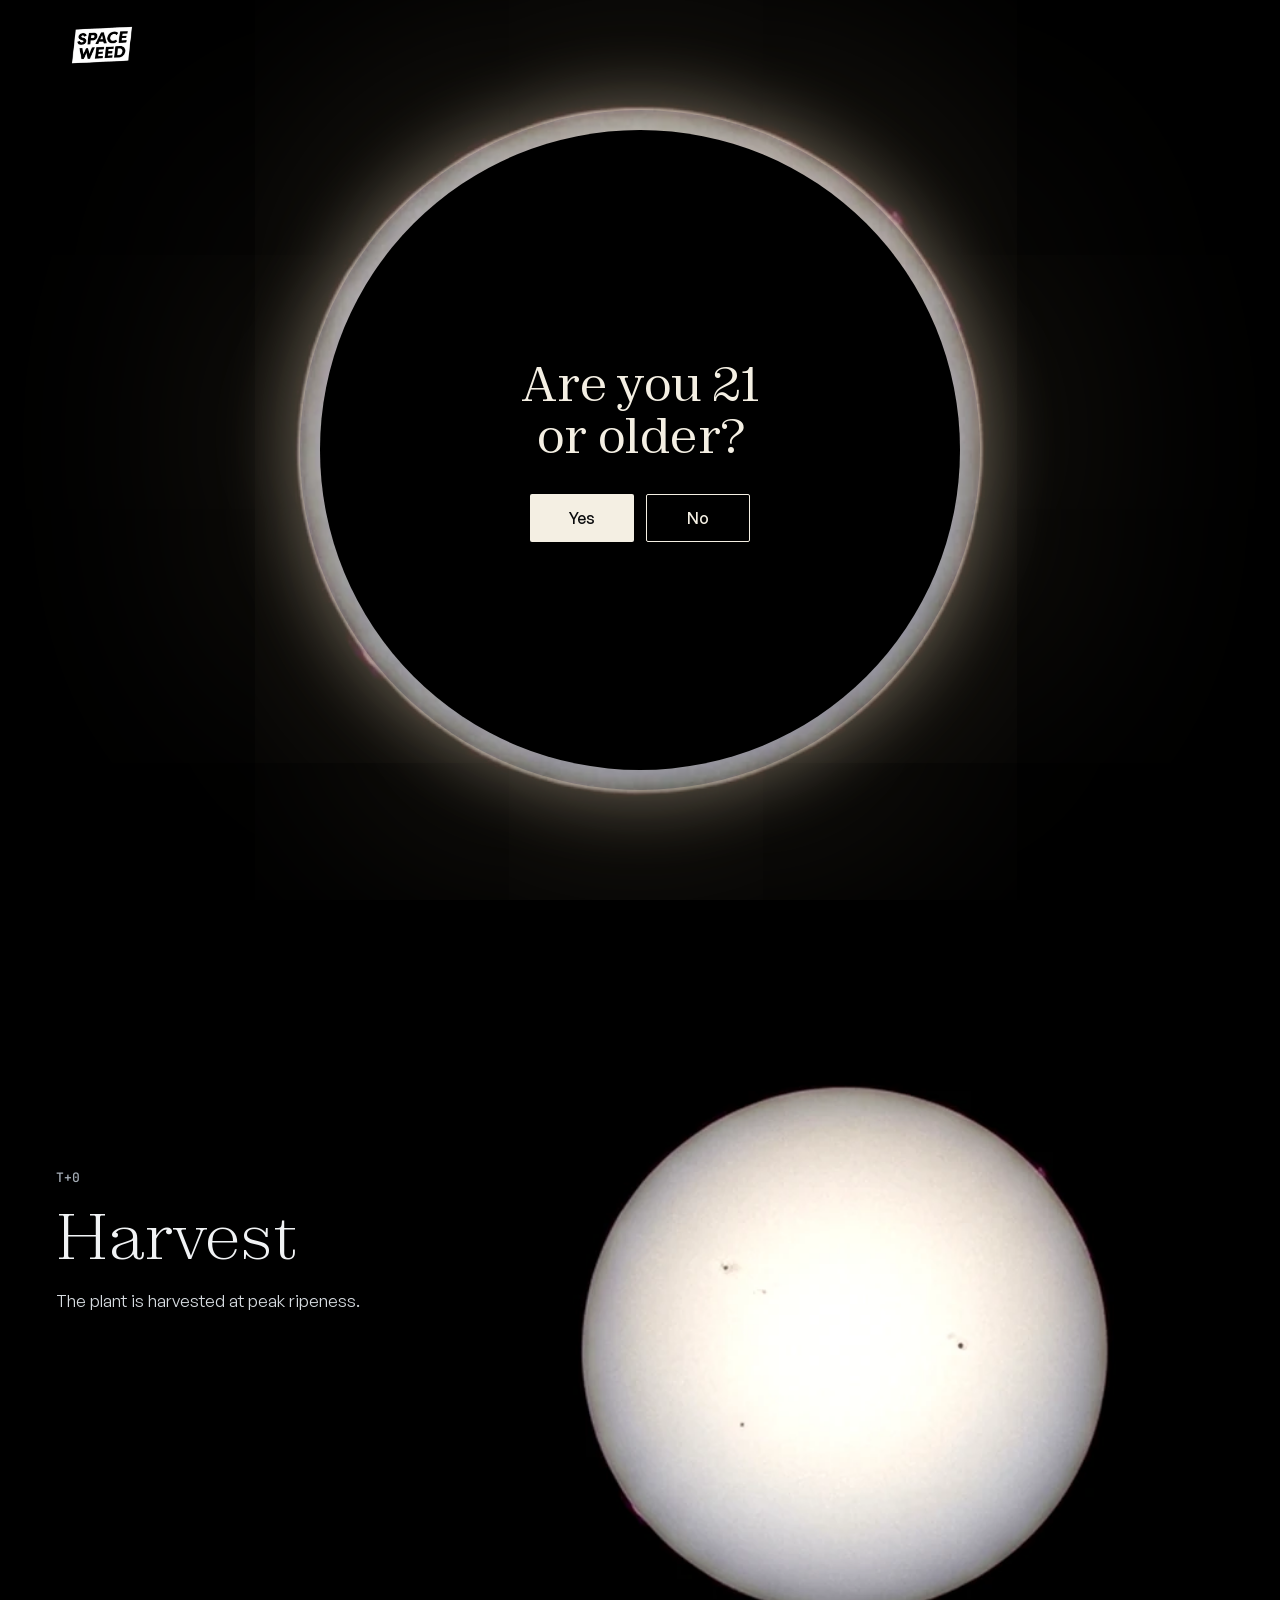
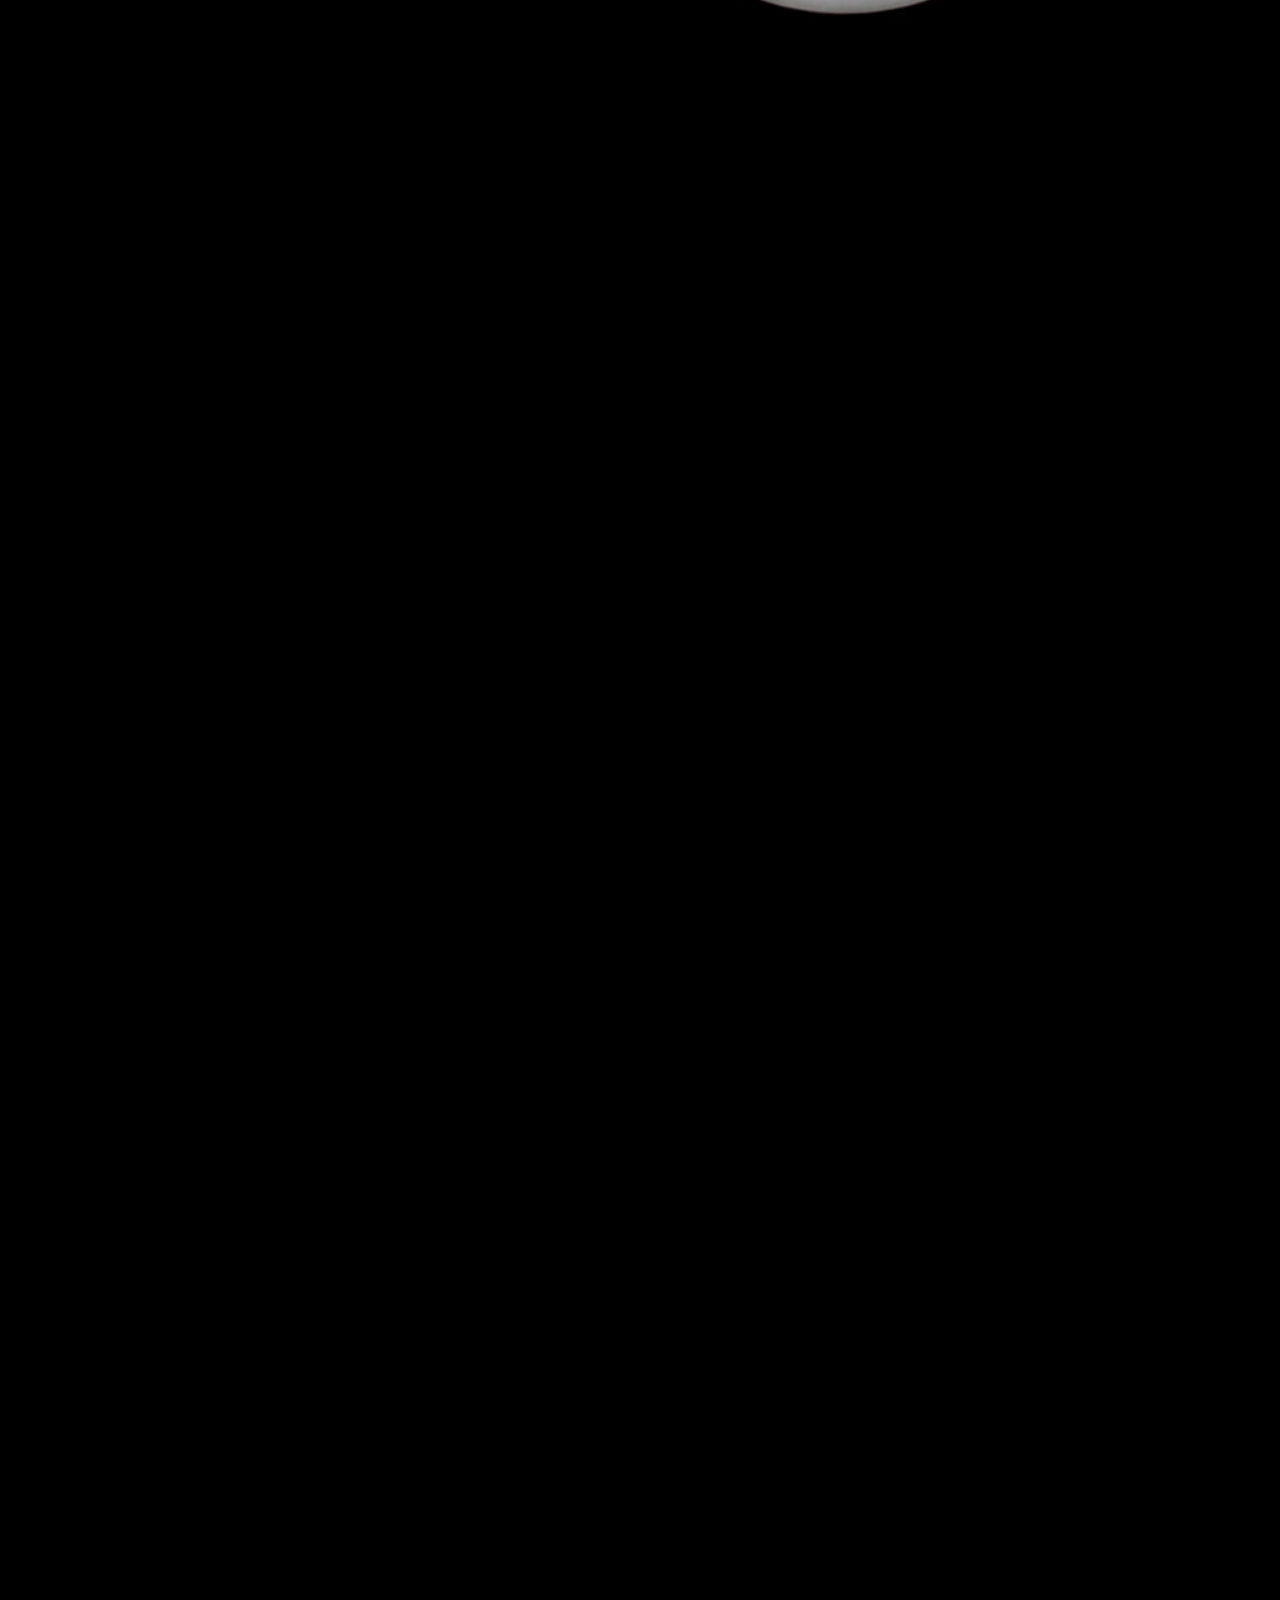
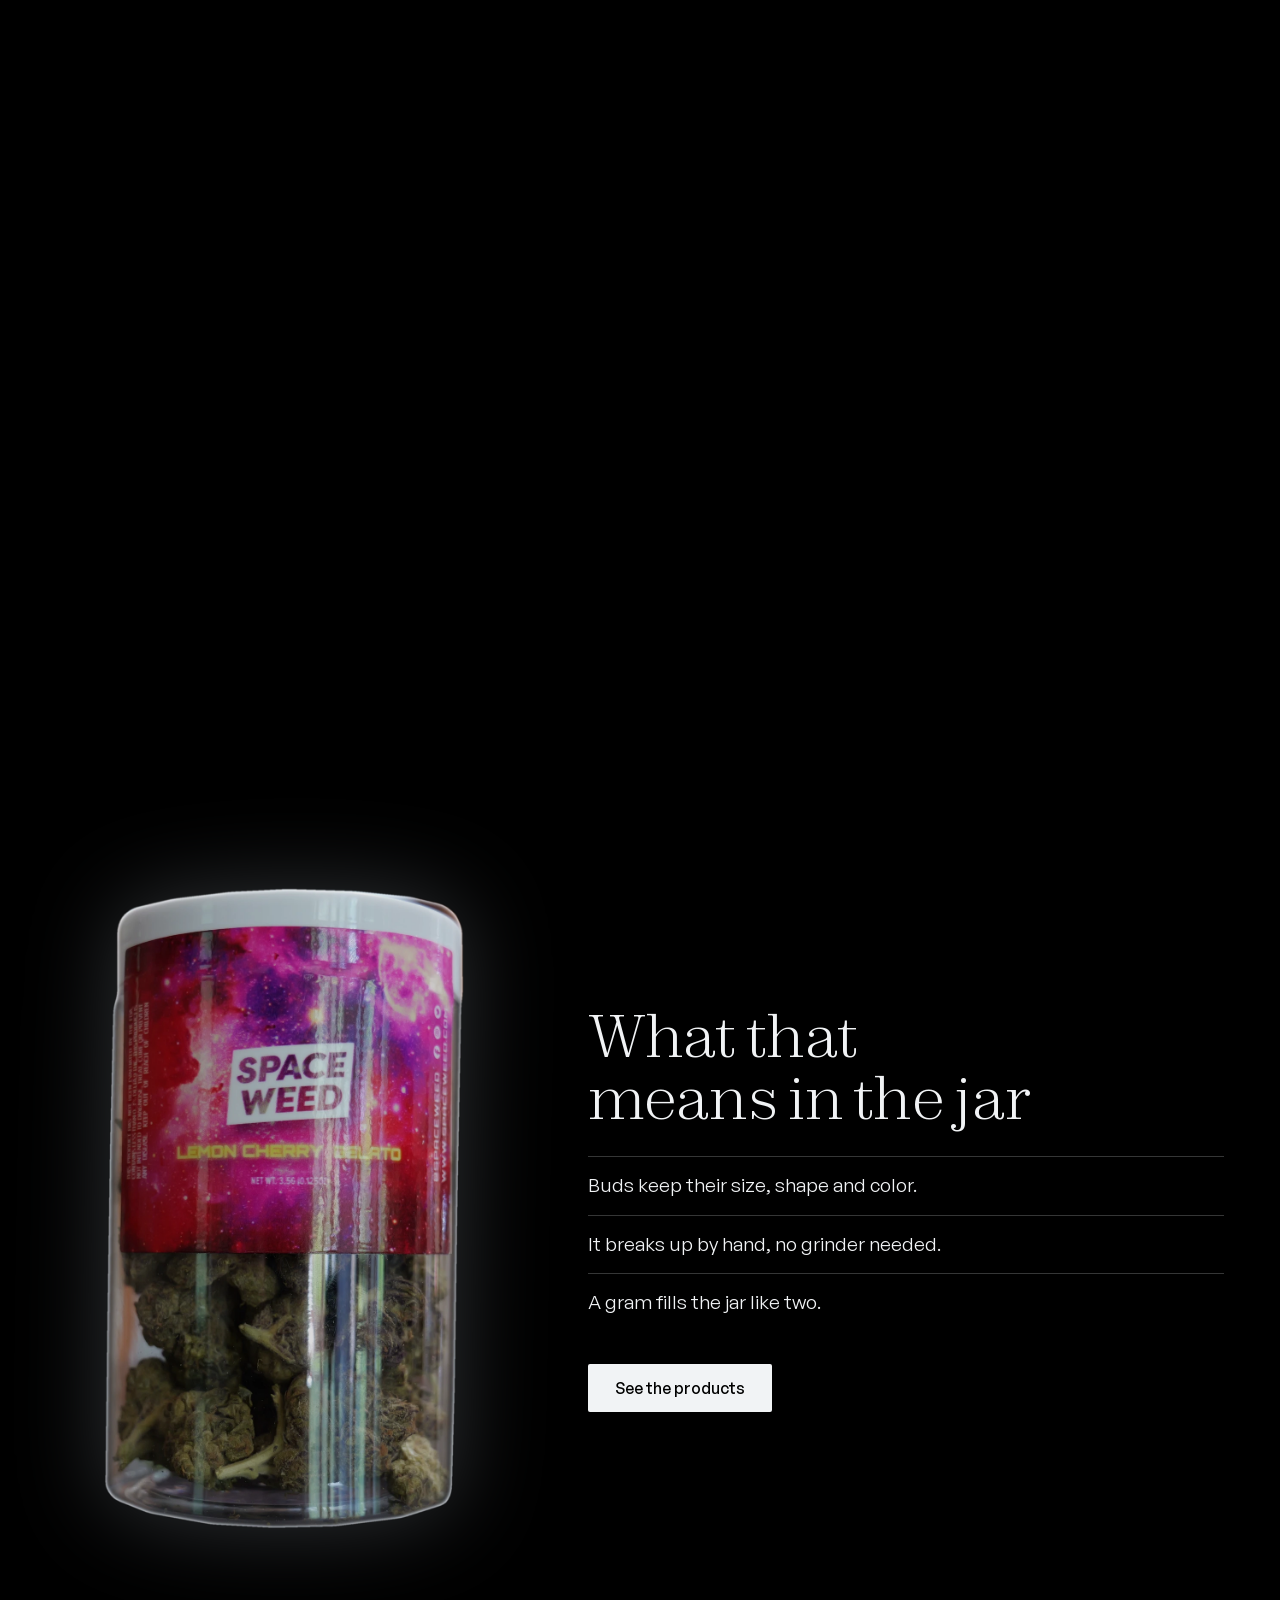
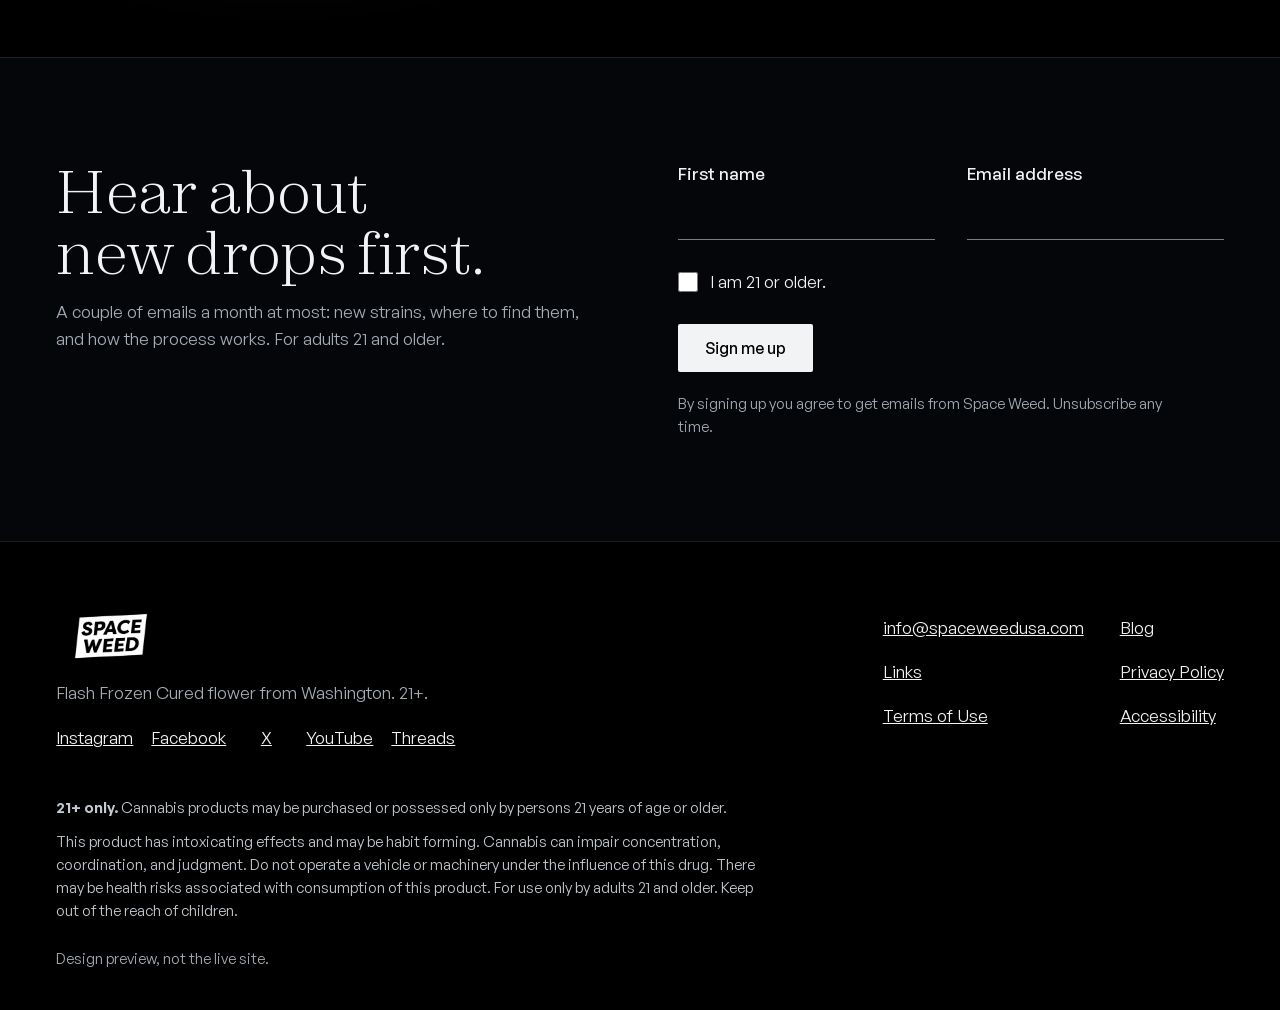
<file: technology.html>
<!doctype html>
<html lang="en">
<head>
<meta charset="utf-8">
<meta name="viewport" content="width=device-width, initial-scale=1">
<meta name="robots" content="noindex, nofollow">
<title>How Flash Frozen Cured works | Space Weed</title>
<meta name="description" content="Flash Frozen Curing is a patented process: fresh cannabis is frozen within an hour of harvest, then dried under vacuum. For adults 21+.">
<link rel="icon" href="assets/img/favicon.svg">
<link rel="preload" href="assets/fonts/zodiak-300.woff2" as="font" type="font/woff2" crossorigin>
<link rel="stylesheet" href="assets/site.css">
<script>try{if(sessionStorage.getItem("sw-cross"))document.documentElement.classList.add("arriving")}catch(e){}</script>
</head>
<body>
<div class="transit" aria-hidden="true"></div>
<div class="cursor" aria-hidden="true"></div>
<div class="gate" id="gate" hidden tabindex="-1" role="dialog" aria-modal="true" aria-labelledby="gate-q">
  <img class="gate-sun" src="assets/img/sun.webp" alt="" width="1400" height="1400">
  <img class="gate-logo" src="assets/img/logo-white.webp" alt="Space Weed" width="640" height="350">
  <div class="gate-disk">
    <h2 id="gate-q">Are you 21 or older?</h2>
    <div class="choices">
      <button class="btn btn-char" type="button" data-yes>Yes</button>
      <a class="btn btn-char-line" href="under-21.html">No</a>
    </div>
  </div>
</div>
<header class="top">
  <a class="logo" href="index.html" aria-label="Space Weed, home"><img src="assets/img/logo-white.webp" alt="" width="640" height="350"></a>
  <nav class="links" aria-label="Site"><a href="technology.html" aria-current="page"><span class="ph " style="--x:128%" aria-hidden="true"></span>Technology</a><a href="products.html"><span class="ph " style="--x:106%" aria-hidden="true"></span>Products</a><a href="partner.html"><span class="ph " style="--x:88%" aria-hidden="true"></span>Partner</a><a href="about.html"><span class="ph " style="--x:70%" aria-hidden="true"></span>About</a><a href="contact.html"><span class="ph " style="--x:50%" aria-hidden="true"></span>Contact</a><a class="ext" href="https://www.shopspaceweed.com" target="_blank" rel="noopener">Merch<span class="vh"> (opens the merch shop in a new tab)</span></a></nav>
  <button class="menu-btn" type="button" aria-expanded="false" aria-controls="menu">Menu</button>
</header>
<div class="menu" id="menu" hidden>
  <ul><li><a href="index.html"><span class="ph " style="--x:150%" aria-hidden="true"></span>Home</a></li><li><a href="technology.html" aria-current="page"><span class="ph " style="--x:128%" aria-hidden="true"></span>Technology</a></li><li><a href="products.html"><span class="ph " style="--x:106%" aria-hidden="true"></span>Products</a></li><li><a href="partner.html"><span class="ph " style="--x:88%" aria-hidden="true"></span>Partner</a></li><li><a href="about.html"><span class="ph " style="--x:70%" aria-hidden="true"></span>About</a></li><li><a href="contact.html"><span class="ph " style="--x:50%" aria-hidden="true"></span>Contact</a></li></ul>
  <a class="menu-merch" href="https://www.shopspaceweed.com" target="_blank" rel="noopener">Merch &#8599;</a>
</div>
<main data-sky="night">
  <header class="room ">
    <video class="room-media" style="object-position:50% 40%" src="assets/video/prominences.mp4" poster="" muted loop playsinline autoplay preload="auto" aria-hidden="true"></video>
    <div class="room-copy">
      <h1>How Flash Frozen Cured works</h1>
      <p>Flash Frozen Curing is a patented process. Fresh cannabis is frozen, then dried under vacuum using temperature, time and pressure. No solvents or chemicals are ever used.</p>
    </div>
  </header>
  <section class="cover" id="cover" aria-labelledby="steps-h">
    <div class="cover-pin">
      <img class="c-sun" src="assets/img/sun.webp" alt="" width="1400" height="1400">
      <img class="c-corona" src="assets/img/corona.webp" alt="" width="1400" height="1400">
      <div class="c-moon" aria-hidden="true"></div>
      <div class="cover-copy">
        <h2 id="steps-h" class="vh">The steps</h2>
        <ol>
          <li data-i="0" class="on"><span class="time">T+0</span><h3>Harvest</h3><p>The plant is harvested at peak ripeness.</p></li>
          <li data-i="1"><span class="time">Within the hour</span><h3>Freeze</h3><p>The flower is frozen within an hour of harvest.</p></li>
          <li data-i="2"><span class="time">Under vacuum</span><h3>Dry under vacuum</h3><p>In the vacuum chamber the ice turns straight to vapor without melting first. That's sublimation, and it takes out over 80% of the water weight.</p></li>
        </ol>
      </div>
    </div>
  </section>
  <section class="injar" aria-labelledby="injar-h">
    <div class="wrap">
      <figure class="injar-jar rise"><img src="assets/img/jar.webp" alt="A jar of Space Weed Lemon Cherry Gelato" loading="lazy" width="698" height="1263"></figure>
      <div>
        <h2 id="injar-h" class="rise">What that means in the jar</h2>
        <ul class="rise">
          <li>Buds keep their size, shape and color.</li>
          <li>It breaks up by hand, no grinder needed.</li>
          <li>A gram fills the jar like two.</li>
        </ul>
        <a class="btn btn-pearl rise" href="products.html">See the products</a>
      </div>
    </div>
  </section>
</main>
<section class="signup" aria-labelledby="signup-h">
  <div class="wrap">
    <div>
      <h2 id="signup-h">Hear about new drops first.</h2>
      <p>A couple of emails a month at most: new strains, where to find them, and how the process works. For adults 21 and older.</p>
    </div>
    <form action="#" onsubmit="return false" aria-label="Sign-up">
      <div class="grid2">
        <label>First name<input type="text" name="first" autocomplete="given-name"></label>
        <label>Email address<input type="email" name="email" autocomplete="email"></label>
      </div>
      <label class="check"><input type="checkbox" name="adult"> I am 21 or older.</label>
      <button class="btn btn-pearl" type="submit">Sign me up</button>
      <p class="fine">By signing up you agree to get emails from Space Weed. Unsubscribe any time.</p>
    </form>
  </div>
</section>
<footer>
  <div class="wrap">
    <div class="row">
      <div>
        <a class="logo" href="index.html" aria-label="Space Weed, home"><img src="assets/img/logo-white.webp" alt="" width="640" height="350"></a>
        <p class="tagline">Flash Frozen Cured flower from Washington. 21+.</p>
        <p class="social"><a href="https://www.instagram.com/spaceweedusa" target="_blank" rel="noopener">Instagram<span class="vh"> (opens in a new tab)</span></a><a href="https://www.facebook.com/spacexweed" target="_blank" rel="noopener">Facebook<span class="vh"> (opens in a new tab)</span></a><a href="https://x.com/spaceweedusa" target="_blank" rel="noopener">X<span class="vh"> (opens in a new tab)</span></a><a href="https://www.youtube.com/@spaceweedusa" target="_blank" rel="noopener">YouTube<span class="vh"> (opens in a new tab)</span></a><a href="https://www.threads.com/@spaceweedusa" target="_blank" rel="noopener">Threads<span class="vh"> (opens in a new tab)</span></a></p>
      </div>
      <nav aria-label="Footer">
        <a href="mailto:info@spaceweedusa.com">info@spaceweedusa.com</a>
        <a href="blog.html">Blog</a>
        <a href="links.html">Links</a>
        <a href="#">Privacy Policy</a>
        <a href="#">Terms of Use</a>
        <a href="#">Accessibility</a>
      </nav>
    </div>
    <div class="legal">
      <p><strong>21+ only.</strong> Cannabis products may be purchased or possessed only by persons 21 years of age or older.</p>
      <p>This product has intoxicating effects and may be habit forming. Cannabis can impair concentration, coordination, and judgment. Do not operate a vehicle or machinery under the influence of this drug. There may be health risks associated with consumption of this product. For use only by adults 21 and older. Keep out of the reach of children.</p>
    </div>
    <p class="preview-note">Design preview, not the live site.</p>
  </div>
</footer>
<script src="assets/site.js"></script>
</body>
</html>
</file>
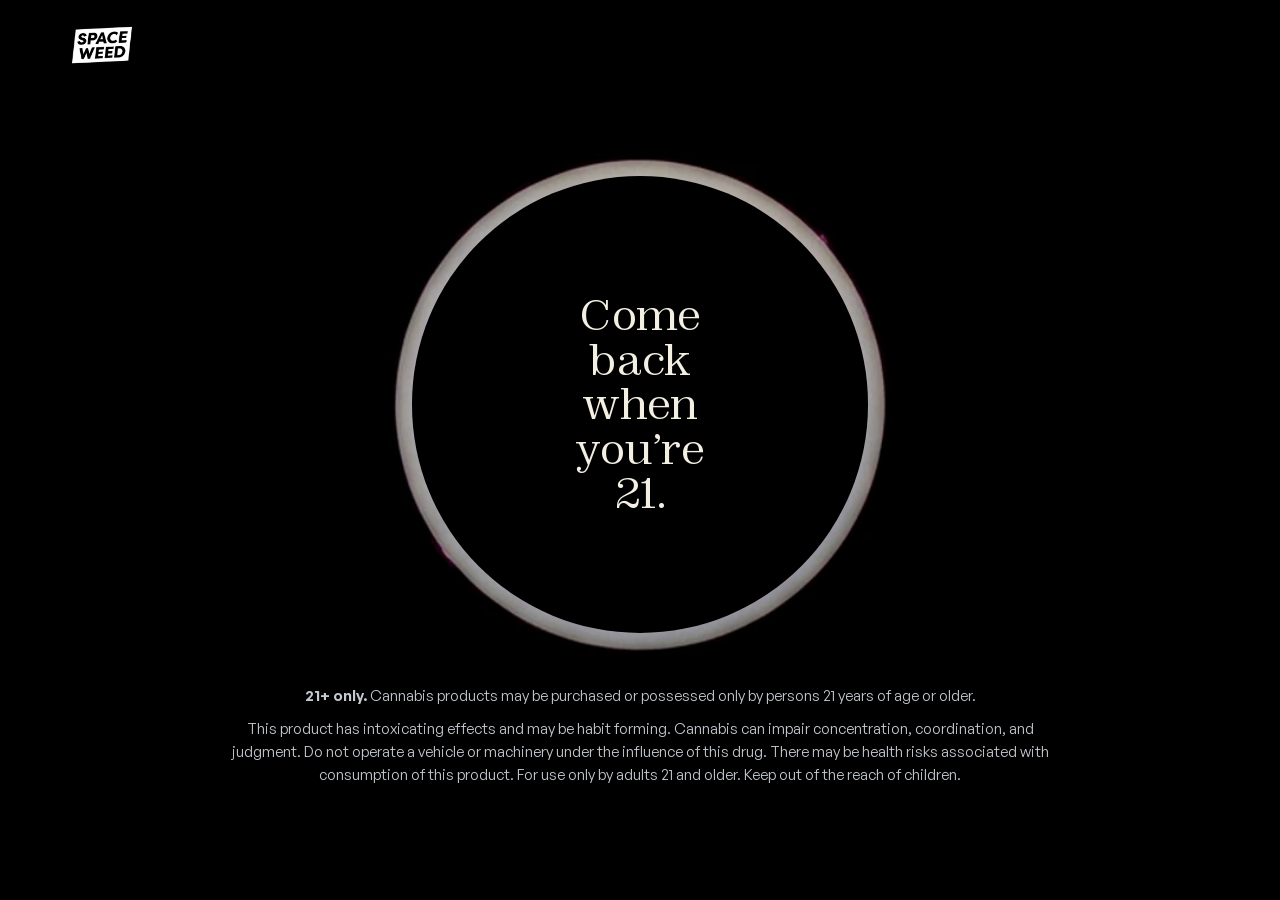
<file: under-21.html>
<!doctype html>
<html lang="en">
<head>
<meta charset="utf-8">
<meta name="viewport" content="width=device-width, initial-scale=1">
<meta name="robots" content="noindex, nofollow">
<title>Under 21 | Space Weed</title>
<meta name="description" content="Come back when you&rsquo;re 21.">
<link rel="icon" href="assets/img/favicon.svg">
<link rel="preload" href="assets/fonts/zodiak-300.woff2" as="font" type="font/woff2" crossorigin>
<link rel="stylesheet" href="assets/site.css">
<script>try{if(sessionStorage.getItem("sw-cross"))document.documentElement.classList.add("arriving")}catch(e){}</script>
</head>
<body>
<div class="transit" aria-hidden="true"></div>
<div class="cursor" aria-hidden="true"></div>
<main class="exit">
  <img class="exit-logo" src="assets/img/logo-white.webp" alt="Space Weed" width="640" height="350">
  <div class="exit-disk">
    <img class="exit-sun" src="assets/img/sun.webp" alt="" width="1400" height="1400">
    <h1>Come back when you&rsquo;re 21.</h1>
  </div>
  <div class="legal">
    <p><strong>21+ only.</strong> Cannabis products may be purchased or possessed only by persons 21 years of age or older.</p>
      <p>This product has intoxicating effects and may be habit forming. Cannabis can impair concentration, coordination, and judgment. Do not operate a vehicle or machinery under the influence of this drug. There may be health risks associated with consumption of this product. For use only by adults 21 and older. Keep out of the reach of children.</p>
  </div>
</main>
</body>
</html>
</file>
<file: assets/site.css>
/* Space Weed: eclipse. Contract in DESIGN.md */
@font-face { font-family: "Zodiak"; src: url("fonts/zodiak-300.woff2") format("woff2"); font-weight: 300; font-display: swap; }
@font-face { font-family: "Zodiak"; src: url("fonts/zodiak-400.woff2") format("woff2"); font-weight: 400; font-display: swap; }
@font-face { font-family: "General"; src: url("fonts/general-sans-400.woff2") format("woff2"); font-weight: 400; font-display: swap; }
@font-face { font-family: "General"; src: url("fonts/general-sans-500.woff2") format("woff2"); font-weight: 500; font-display: swap; }
@font-face { font-family: "General"; src: url("fonts/general-sans-600.woff2") format("woff2"); font-weight: 600; font-display: swap; }
@font-face { font-family: "Mono"; src: url("fonts/jetbrains-mono-500.woff2") format("woff2"); font-weight: 500; font-display: swap; }
@property --x { syntax: "<percentage>"; inherits: true; initial-value: 150%; }

:root {
  --black: #000; --ink: #05060a; --pearl: #f1f3f5; --steel: #a4acb5;
  --salt: #edf0f1; --char: #14161a; --char2: #4b525b; --flare: #e8468f;
  --display: "Zodiak", Georgia, serif; --body: "General", system-ui, sans-serif; --mono: "Mono", ui-monospace, monospace;
  --gut: clamp(20px, 4.4vw, 88px);
}
*, *::before, *::after { box-sizing: border-box; }
html { background: var(--black); -webkit-text-size-adjust: 100%; }
body { margin: 0; background: var(--black); color: var(--pearl); font: 400 17px/1.55 var(--body); -webkit-font-smoothing: antialiased; overflow-x: clip; }
img, video, canvas { display: block; max-width: 100%; }
h1, h2, h3, p, ul, ol, figure { margin: 0; padding: 0; }
ul, ol { list-style: none; }
a { color: inherit; }
h1, h2, h3 { font-family: var(--display); font-weight: 300; letter-spacing: -.012em; line-height: 1.04; text-wrap: balance; }
:focus-visible { outline: 2px solid var(--flare); outline-offset: 3px; }
.vh { position: absolute !important; width: 1px; height: 1px; overflow: hidden; clip-path: inset(50%); white-space: nowrap; }
.wrap { max-width: 1400px; margin: 0 auto; padding: 0 var(--gut); }
.narrow { max-width: 780px; }
.time { font: 500 13px/1 var(--mono); font-variant-numeric: tabular-nums; }

/* phase glyph: a sun with the moon crossing it. --x 150% = clear, 50% = total */
.ph { --s: 12px; position: relative; display: inline-block; flex: none; width: var(--s); height: var(--s); border-radius: 50%; box-shadow: inset 0 0 0 1px currentColor; vertical-align: -1px; transition: --x .32s ease; }
.ph::before { content: ""; position: absolute; inset: 0; border-radius: 50%; background: currentColor;
  -webkit-mask: radial-gradient(circle calc(var(--s) / 2) at var(--x) 50%, transparent 96%, #000 100%);
  mask: radial-gradient(circle calc(var(--s) / 2) at var(--x) 50%, transparent 96%, #000 100%); }
.ph-lg { --s: 44px; }

/* buttons: only celestial things are round */
.btn { display: inline-flex; align-items: center; justify-content: center; min-height: 48px; padding: 0 26px; border: 1px solid transparent; border-radius: 2px; font: 500 16px/1 var(--body); text-decoration: none; cursor: pointer; transition: background-color .18s ease, color .18s ease, border-color .18s ease; }
.btn-pearl { background: var(--pearl); color: #000; }
.btn-pearl:hover { background: #fff; }
.btn-pearl-line { background: transparent; color: var(--pearl); border-color: rgba(241, 243, 245, .55); }
.btn-pearl-line:hover { border-color: var(--pearl); background: rgba(241, 243, 245, .1); }
.btn-char { background: var(--char); color: var(--salt); }
.btn-char:hover { background: #000; }
.btn-char-line { background: transparent; color: var(--char); border-color: var(--char); }
.btn-char-line:hover { background: rgba(0, 0, 0, .08); }

/* header */
.top { position: fixed; z-index: 90; inset: 0 0 auto; display: flex; align-items: center; justify-content: space-between; gap: 24px; padding: 18px var(--gut); color: var(--pearl); transition: color .25s ease; }
.top::before { content: ""; position: absolute; inset: 0 0 -36px; z-index: -1; background: linear-gradient(180deg, rgba(0, 0, 0, .6), rgba(0, 0, 0, 0)); pointer-events: none; transition: opacity .25s ease; }
html.on-light .top::before { opacity: 0; }
.top .logo img { width: 92px; height: auto; transition: filter .25s ease; }
.links { display: flex; align-items: center; gap: clamp(16px, 2.2vw, 36px); }
.links a { display: inline-flex; align-items: center; gap: 8px; min-height: 44px; font: 500 15px/1 var(--body); text-decoration: none; text-shadow: 0 0 18px rgba(0, 0, 0, .35); }
.links a:hover .ph { --x: 50%; }
.links a[aria-current] { text-decoration: underline; text-underline-offset: 6px; text-decoration-thickness: 1px; }
.menu-btn { display: none; min-height: 44px; padding: 0 4px; background: none; border: 0; color: inherit; font: 500 16px/1 var(--body); cursor: pointer; }
html.on-light .top { color: var(--char); }
html.on-light .top .logo img { filter: invert(1); }
html.on-light .links a { text-shadow: none; }
.menu { position: fixed; z-index: 85; inset: 0; padding: 96px var(--gut) 40px; background: #000; color: var(--pearl); display: grid; align-content: start; gap: 24px; }
.menu[hidden] { display: none; }
.menu li a { display: flex; align-items: center; gap: 16px; min-height: 60px; font: 300 40px/1 var(--display); text-decoration: none; }
.menu li .ph { --s: 18px; }
.menu-merch { font-weight: 500; }
html.menu-open .top { color: var(--pearl); }
html.menu-open .top .logo img { filter: none; }

/* page change: the moon crosses the screen */
.transit { position: fixed; z-index: 200; left: 50%; top: 50%; width: 280vmax; height: 280vmax; margin: -140vmax 0 0 -140vmax; border-radius: 50%; background: #000; pointer-events: none; visibility: hidden;
  box-shadow: 0 0 2px 2px rgba(255, 255, 255, .95), 0 0 40px 10px rgba(255, 255, 255, .6), 0 0 180px 60px rgba(214, 226, 240, .35); transform: translateX(calc(140vmax + 62vw)); }
.transit.in { visibility: visible; transform: translateX(0); transition: transform .62s cubic-bezier(.65, 0, .35, 1); }
html.arriving .transit { visibility: visible; transform: translateX(0); }
.transit.out { visibility: visible; transform: translateX(calc(-140vmax - 62vw)) !important; transition: transform .8s cubic-bezier(.65, 0, .35, 1); }

/* cursor: a small moon with a rim of corona */
.cursor { position: fixed; z-index: 150; left: 0; top: 0; width: 16px; height: 16px; margin: -8px 0 0 -8px; border-radius: 50%; background: #000; box-shadow: 0 0 0 1px rgba(255, 255, 255, .9), 0 0 14px 3px rgba(255, 255, 255, .55); pointer-events: none; opacity: 0; transition: opacity .2s ease, width .18s ease, height .18s ease, margin .18s ease; }
.cursor.on { opacity: 1; }
.cursor.big { width: 32px; height: 32px; margin: -16px 0 0 -16px; }
@media (hover: none), (pointer: coarse) { .cursor { display: none; } }

/* gate: the question sits inside the sun */
.gate { --gd: min(86vw, 78svh, 680px); position: fixed; z-index: 120; inset: 0; background: #000; display: grid; place-items: center; overflow: hidden; }
.gate[hidden] { display: none; }
.gate:focus { outline: 0; }
.gate-disk::before { content: ""; position: absolute; inset: -3.2%; z-index: -1; border-radius: 50%; box-shadow: 0 0 70px 8px rgba(255, 238, 205, .36), 0 0 260px 60px rgba(255, 226, 180, .14); }
.gate-sun { position: absolute; left: 50%; top: 50%; width: calc(var(--gd) / .293); max-width: none; height: auto; transform: translate(-50%, -50%); }
.gate-logo { position: absolute; left: var(--gut); top: 20px; width: 92px; height: auto; }
.gate-disk { position: relative; z-index: 0; width: calc(var(--gd) * .94); height: calc(var(--gd) * .94); border-radius: 50%; background: #000; display: grid; place-content: center; justify-items: center; gap: clamp(20px, 3.6vmin, 36px); padding: 0 11%; color: #f4efe3; text-align: center; }
.gate-disk h2 { font-size: clamp(24px, calc(var(--gd) * .072), 48px); font-weight: 400; line-height: 1.08; }
.choices { display: flex; gap: 12px; }
.choices .btn { min-width: 104px; }
.gate-disk .btn-char { background: #f4efe3; color: #0b0c0e; }
.gate-disk .btn-char-line { color: #f4efe3; border-color: #f4efe3; }
.gate.clearing { background: transparent; transition: background-color .9s ease .3s; pointer-events: none; }
.gate.clearing .gate-sun { transition: transform 1.2s cubic-bezier(.5, 0, .2, 1), filter 1.2s ease, opacity .5s ease .75s; transform: translate(-50%, -50%) scale(5); filter: brightness(2.4); opacity: 0; }
.gate.clearing .gate-disk, .gate.clearing .gate-logo { transition: opacity .25s ease; opacity: 0; }

/* the landing: scroll drives the eclipse */
.stage { position: relative; height: 640svh; background: #000; }
.pin { position: sticky; top: 0; height: 100svh; overflow: hidden; background: #000; }
.rm-still { display: none; }
.daycv { position: absolute; inset: 0; width: 100%; height: 100%; max-width: none; transform-origin: 0 0; will-change: transform, opacity; }
.dayscrim { position: absolute; inset: 0; background: linear-gradient(90deg, rgba(4, 22, 44, .72) 0%, rgba(4, 22, 44, .46) 30%, rgba(4, 22, 44, 0) 50%); pointer-events: none; }
.tot { position: absolute; left: 0; top: 0; opacity: 0; will-change: transform, opacity; -webkit-mask-image: radial-gradient(closest-side, #000 66%, transparent 100%); mask-image: radial-gradient(closest-side, #000 66%, transparent 100%); }
.corona, .flashcv { position: absolute; inset: 0; width: 100%; height: 100%; max-width: none; object-fit: cover; }
.flashcv { opacity: 0; transform: scale(.91); -webkit-mask-image: radial-gradient(closest-side, #000 58%, transparent 96%); mask-image: radial-gradient(closest-side, #000 58%, transparent 96%); }
.jarhole { position: absolute; left: 0; top: 0; overflow: hidden; border-radius: 50%; opacity: 0; will-change: transform, opacity; }
.jar { position: absolute; left: 50%; top: 50%; height: 82%; width: auto; max-width: none; transform: translate(-50%, calc(-50% + var(--jy, 110%))); filter: brightness(var(--jb, 1)) drop-shadow(0 0 22px rgba(236, 242, 250, .22)); }
.totscrim { position: absolute; inset: 0; opacity: 0; background: linear-gradient(90deg, rgba(0, 0, 0, .86) 0%, rgba(0, 0, 0, .5) 28%, rgba(0, 0, 0, 0) 46%); pointer-events: none; }
.whiteout { position: absolute; inset: 0; background: #fff; opacity: 0; pointer-events: none; }
.hero-copy { position: absolute; left: var(--gut); top: clamp(92px, 13svh, 150px); width: min(38vw, 700px); }
.hero-copy h1 { font-size: clamp(36px, 3.9vw, 76px); line-height: 1.03; }
.lede { margin-top: 22px; max-width: 34em; font-size: clamp(17px, 1.3vw, 21px); }
.actions { display: flex; flex-wrap: wrap; gap: 12px; margin-top: 30px; }
.facts-wrap { position: absolute; left: var(--gut); top: 50%; width: min(30vw, 440px); transform: translateY(-50%); opacity: 0; pointer-events: none; }
.facts-h { font-size: clamp(36px, 3.6vw, 64px); }
.facts { position: relative; margin-top: 24px; min-height: 11em; }
.facts li { position: absolute; inset: 0 0 auto; opacity: 0; transform: translateY(14px); transition: opacity .35s ease, transform .5s cubic-bezier(.2, .7, .2, 1); }
.facts li.on { opacity: 1; transform: none; }
.facts b { display: block; font: 300 clamp(24px, 2vw, 32px)/1.1 var(--display); color: var(--pearl); }
.facts span { display: block; margin-top: 10px; color: #d6dbe0; }
.cue { position: absolute; right: var(--gut); bottom: 28px; display: flex; align-items: center; gap: 10px; font: 500 13px/1 var(--mono); }
.cue i { display: block; width: 44px; height: 1px; background: currentColor; transform-origin: left; animation: cue 2.2s ease-in-out infinite; }
@keyframes cue { 50% { transform: scaleX(.3); } }
.skip { position: absolute; right: var(--gut); bottom: 56px; display: inline-flex; align-items: center; min-height: 44px; font: 500 13px/1 var(--mono); text-decoration: underline; text-underline-offset: 4px; }

/* after the flash: daylight, on the salt */
.daylight { position: relative; background: linear-gradient(180deg, #fff 0, var(--salt) 26svh); color: var(--char); padding: clamp(96px, 14vw, 180px) 0 clamp(80px, 10vw, 140px); }
.how-top { display: grid; grid-template-columns: minmax(0, 1fr) minmax(0, 1fr); gap: clamp(32px, 6vw, 96px); align-items: center; }
.how-top h2 { font-size: clamp(40px, 5.6vw, 96px); }
.how-top p { margin: 26px 0 30px; max-width: 34em; color: var(--char2); font-size: clamp(17px, 1.3vw, 21px); }
.bud-on-salt img { width: 100%; height: auto; filter: drop-shadow(0 34px 34px rgba(30, 34, 40, .32)); }
.steps { display: grid; grid-template-columns: 1fr 1fr 1.4fr; gap: clamp(28px, 4vw, 64px); margin-top: clamp(56px, 7vw, 112px); padding-top: 40px; border-top: 1px solid rgba(20, 22, 26, .22); }
.steps .time { display: block; margin-top: 22px; color: var(--char2); }
.steps h3 { margin-top: 12px; font-size: clamp(28px, 2.8vw, 44px); }
.steps p { margin-top: 12px; color: var(--char2); max-width: 36em; }

.band { position: relative; min-height: 100svh; display: grid; grid-template-rows: 1fr auto; overflow: hidden; background: #000; }
.room-pic { position: absolute; inset: 0; }
.room-media { position: absolute; inset: 0; width: 100%; height: 100%; max-width: none; object-fit: cover; }
.band::after { content: ""; position: absolute; inset: 0; background: linear-gradient(0deg, rgba(0, 0, 0, .86) 0, rgba(0, 0, 0, 0) 42%); pointer-events: none; }
.band-copy { position: relative; z-index: 1; align-self: start; padding: clamp(96px, 14svh, 160px) var(--gut) 0; }
.band-copy h2 { max-width: min(40vw, 17em); font-size: clamp(28px, 3vw, 52px); line-height: 1.1; }
.doors { position: relative; z-index: 1; display: grid; grid-template-columns: repeat(3, 1fr); gap: clamp(20px, 3vw, 48px); padding: 40px var(--gut) 48px; }
.door { display: grid; gap: 8px; padding-top: 16px; border-top: 1px solid rgba(241, 243, 245, .4); text-decoration: none; }
.door b { font: 300 clamp(24px, 2.2vw, 36px)/1.1 var(--display); }
.door span:last-child { color: #d6dbe0; font-size: 15px; }
.door:hover .ph { --x: 50%; }

/* rooms: each inner page opens on a stage of the eclipse */
.room { position: relative; min-height: 100svh; display: grid; align-items: end; overflow: hidden; isolation: isolate; background: #000; }
.room::after { content: ""; position: absolute; inset: 0; z-index: 0; background: linear-gradient(90deg, rgba(0, 0, 0, .78) 0%, rgba(0, 0, 0, .36) 42%, rgba(0, 0, 0, 0) 70%), linear-gradient(0deg, rgba(0, 0, 0, .62) 0, rgba(0, 0, 0, 0) 40%), linear-gradient(180deg, rgba(0, 0, 0, .4) 0, rgba(0, 0, 0, 0) 16%); pointer-events: none; }
.room-copy { position: relative; z-index: 2; padding: 120px var(--gut) clamp(48px, 9svh, 96px); max-width: 1040px; }
.room h1, .totroom h1 { font-size: clamp(42px, 6vw, 112px); max-width: 12em; }
.room-copy p { margin-top: 22px; max-width: 34em; font-size: clamp(17px, 1.3vw, 21px); color: #e2e6ea; }
.room--ring { align-items: center; }
.ring-media { position: absolute; right: -6vmin; top: 50%; width: min(120vmin, 1300px); max-width: none; height: auto; transform: translateY(-50%); -webkit-mask-image: radial-gradient(closest-side, #000 66%, transparent 100%); mask-image: radial-gradient(closest-side, #000 66%, transparent 100%); }

/* Technology: the moon crosses the sun, step by step */
.cover { position: relative; height: 340svh; background: #000; }
.cover-pin { --cd: min(58vmin, 620px); position: sticky; top: 0; height: 100svh; overflow: hidden; }
.c-sun, .c-corona { position: absolute; left: 66%; top: 50%; max-width: none; height: auto; transform: translate(-50%, -50%); }
.c-sun { width: calc(var(--cd) / .293); }
.c-corona { width: calc(var(--cd) / .273); opacity: var(--co, 0); -webkit-mask-image: radial-gradient(closest-side, #000 72%, transparent 100%); mask-image: radial-gradient(closest-side, #000 72%, transparent 100%); }
.c-moon { position: absolute; left: 66%; top: 50%; width: calc(var(--cd) * 1.012); height: calc(var(--cd) * 1.012); margin: calc(var(--cd) * -.506) 0 0 calc(var(--cd) * -.506); border-radius: 50%; background: #000; transform: translateX(calc(var(--cd) * var(--mx, 1.1))); }
.cover-pin::after { content: ""; position: absolute; inset: 0; z-index: 1; opacity: var(--co, 0); background: linear-gradient(90deg, rgba(0, 0, 0, .9) 0%, rgba(0, 0, 0, .55) 30%, rgba(0, 0, 0, 0) 48%); pointer-events: none; }
.cover-copy { z-index: 2; position: absolute; left: var(--gut); top: 50%; width: min(36vw, 520px); transform: translateY(-50%); }
.cover-copy ol { position: relative; min-height: 22em; }
.cover-copy li { position: absolute; inset: 0 0 auto; opacity: 0; transform: translateY(18px); transition: opacity .4s ease, transform .6s cubic-bezier(.2, .7, .2, 1); }
.cover-copy li.on { opacity: 1; transform: none; }
.cover-copy .time { color: var(--steel); }
.cover-copy h3 { margin-top: 14px; font-size: clamp(44px, 5vw, 96px); }
.cover-copy p { margin-top: 18px; max-width: 30em; font-size: clamp(17px, 1.3vw, 21px); color: #d6dbe0; }

.injar { padding: clamp(80px, 10vw, 160px) 0; background: #000; }
.injar .wrap { display: grid; grid-template-columns: minmax(0, 5fr) minmax(0, 7fr); gap: clamp(32px, 6vw, 96px); align-items: center; }
.injar-jar img { width: min(100%, 360px); margin: 0 auto; height: auto; filter: drop-shadow(0 0 44px rgba(214, 226, 240, .22)); }
.injar h2 { font-size: clamp(36px, 4.6vw, 80px); }
.injar ul { margin: 28px 0 32px; }
.injar li { padding: 14px 0; border-top: 1px solid rgba(241, 243, 245, .22); font-size: clamp(18px, 1.5vw, 24px); }

/* Products */
.totroom { position: relative; min-height: 100svh; display: grid; align-items: end; overflow: hidden; background: #000; --pd: min(62vmin, 660px); }
.totroom-c { position: absolute; left: 66%; top: 50%; width: calc(var(--pd) / .42); height: calc(var(--pd) / .42); max-width: none; transform: translate(-50%, -50%); -webkit-mask-image: radial-gradient(closest-side, #000 66%, transparent 100%); mask-image: radial-gradient(closest-side, #000 66%, transparent 100%); }
.totroom-j { position: absolute; left: 66%; top: 50%; height: calc(var(--pd) * .82); width: auto; max-width: none; transform: translate(-50%, -50%); filter: drop-shadow(0 0 22px rgba(236, 242, 250, .22)); }
.totroom::after { content: ""; position: absolute; inset: 0; background: linear-gradient(90deg, rgba(0, 0, 0, .9) 0%, rgba(0, 0, 0, .55) 30%, rgba(0, 0, 0, 0) 48%); pointer-events: none; }
.totroom .room-copy { max-width: 46vw; }
.lit { position: relative; min-height: 100svh; display: grid; align-items: center; overflow: hidden; background: #000; --mx: 62%; --my: 50%; }
.lit-stage { position: absolute; inset: 0; display: grid; place-items: center; padding-left: 30vw; }
.lit-stage img { grid-area: 1 / 1; width: min(62vw, 1000px); height: auto; }
.lit-base { filter: brightness(.34) saturate(.7); }
.lit-top { filter: drop-shadow(0 0 30px rgba(236, 242, 250, .18)); }
.lit-mask { -webkit-mask-image: radial-gradient(circle min(34vmin, 340px) at var(--lx, 50%) var(--ly, 50%), #000 62%, transparent 100%); mask-image: radial-gradient(circle min(34vmin, 340px) at var(--lx, 50%) var(--ly, 50%), #000 62%, transparent 100%); }
.lit-copy { position: relative; z-index: 2; padding: 0 var(--gut); width: min(44vw, 620px); }
.lit-copy h2 { font-size: clamp(48px, 7vw, 112px); }
.lit-copy p { margin-top: 20px; font-size: clamp(17px, 1.3vw, 21px); color: #e2e6ea; }
.cones { padding: clamp(80px, 10vw, 160px) 0; background: #000; }
.cones .wrap { display: grid; grid-template-columns: minmax(0, 1fr) minmax(0, 1fr); gap: clamp(32px, 6vw, 96px); align-items: center; }
.cones h2 { font-size: clamp(36px, 4.6vw, 80px); }
.cones p { margin-top: 20px; font-size: clamp(17px, 1.3vw, 21px); color: #d6dbe0; max-width: 34em; }
.cones-fig { position: relative; display: flex; align-items: flex-end; justify-content: center; flex-wrap: wrap; gap: clamp(20px, 3vw, 48px); }
.disk { flex: none; border-radius: 50%; background: #000; box-shadow: 0 0 0 1px rgba(255, 255, 255, .9), 0 0 26px 6px rgba(255, 255, 255, .5), 0 0 90px 22px rgba(214, 226, 240, .26); }
.disk-s { width: clamp(96px, 12vw, 180px); height: clamp(96px, 12vw, 180px); }
.disk-l { width: clamp(136px, 17vw, 256px); height: clamp(136px, 17vw, 256px); }
.big-fact { flex: 0 0 100%; margin-top: 14px !important; text-align: center; color: var(--steel) !important; }
.big-fact span { font: 300 clamp(32px, 3.4vw, 56px)/1 var(--display); color: var(--pearl); }

/* Partner: the one page in daylight */
.roles-wrap { background: var(--salt); color: var(--char); padding: clamp(72px, 9vw, 140px) 0; }
.roles { display: grid; grid-template-columns: repeat(2, minmax(0, 1fr)); gap: clamp(48px, 6vw, 96px) clamp(32px, 6vw, 96px); }
.role { padding-top: 20px; border-top: 1px solid rgba(20, 22, 26, .3); }
.role-k { font-weight: 500; color: var(--char2); }
.role h3 { margin-top: 10px; font-size: clamp(32px, 3.6vw, 60px); }
.role ul { margin: 20px 0 26px; }
.role li { padding: 7px 0; color: var(--char2); max-width: 36em; }
.soon { display: inline-block; vertical-align: middle; font: 500 13px/1 var(--mono); }
.role--soon h3 { color: var(--char2); }

/* About */
.about { padding-top: clamp(72px, 9vw, 140px); padding-bottom: clamp(72px, 9vw, 140px); display: grid; gap: clamp(72px, 9vw, 140px); }
.story { display: grid; grid-template-columns: minmax(0, 1fr) minmax(0, 1fr); gap: clamp(32px, 6vw, 96px); align-items: center; }
.story-bud img { width: 100%; height: auto; filter: drop-shadow(0 0 44px rgba(214, 226, 240, .2)); }
.about h2 { font-size: clamp(36px, 4.6vw, 80px); }
.about p { margin-top: 20px; max-width: 36em; color: #d6dbe0; }
.parent { display: grid; grid-template-columns: minmax(0, 5fr) minmax(0, 7fr); gap: clamp(24px, 6vw, 96px); }
.pull { font: 300 clamp(28px, 3vw, 48px)/1.1 var(--display); color: var(--pearl) !important; }
.parent .btn { margin-top: 28px; }
.cadet-traits { font: 300 clamp(28px, 3.4vw, 56px)/1.1 var(--display); color: var(--pearl) !important; }

/* forms */
.console { padding: clamp(64px, 8vw, 120px) 0; max-width: 860px; display: grid; gap: 32px; }
.grid2 { display: grid; grid-template-columns: repeat(2, minmax(0, 1fr)); gap: 24px 32px; }
label { display: block; font-weight: 500; }
input[type="text"], input[type="email"], input[type="tel"], textarea { display: block; width: 100%; margin-top: 8px; padding: 10px 0; background: transparent; border: 0; border-bottom: 1px solid rgba(241, 243, 245, .5); border-radius: 0; color: var(--pearl); font: 400 17px/1.4 var(--body); transition: border-color .18s ease; }
input:focus, textarea:focus { outline: 0; border-bottom-color: var(--flare); }
fieldset { margin: 0; padding: 0; border: 0; display: grid; gap: 4px; }
legend { padding: 0 0 10px; font: 300 clamp(24px, 2.2vw, 36px)/1.1 var(--display); }
.pick, .check { display: flex; align-items: center; gap: 12px; min-height: 44px; font-weight: 400; cursor: pointer; }
input[type="radio"], input[type="checkbox"] { width: 20px; height: 20px; margin: 0; accent-color: var(--flare); flex: none; }
.send-row { display: flex; flex-wrap: wrap; align-items: center; gap: 20px; }
.send-row p { color: var(--steel); }
.signup { background: var(--ink); padding: clamp(64px, 8vw, 120px) 0; border-top: 1px solid rgba(241, 243, 245, .12); }
.signup .wrap { display: grid; grid-template-columns: minmax(0, 1fr) minmax(0, 1fr); gap: clamp(32px, 6vw, 96px); }
.signup h2 { font-size: clamp(36px, 4.6vw, 80px); }
.signup p { margin-top: 16px; color: var(--steel); max-width: 34em; }
.signup form { display: grid; gap: 20px; justify-items: start; }
.signup .grid2 { width: 100%; }
.signup .fine { margin: 0; font-size: 15px; }

/* blog */
.posts { padding: clamp(64px, 8vw, 120px) 0; }
.post-card { display: grid; grid-template-columns: minmax(0, 1fr) minmax(0, 1fr); gap: clamp(24px, 4vw, 64px); align-items: center; text-decoration: none; }
.post-card img { width: 100%; height: auto; }
.post-card h2 { font-size: clamp(28px, 3vw, 48px); line-height: 1.1; }
.post-card p { margin-top: 16px; color: #d6dbe0; }
.read { display: inline-block; margin-top: 18px; font-weight: 500; text-decoration: underline; text-underline-offset: 4px; }
.post { padding-top: 120px; }
.crumb { margin-bottom: 18px; color: var(--steel); }
.post h1 { font-size: clamp(36px, 4.6vw, 72px); }
.post-band { margin: clamp(32px, 5vw, 72px) 0; }
.post-band img { width: 100%; height: min(70svh, 720px); object-fit: cover; }
.prose { padding-bottom: clamp(72px, 9vw, 120px); }
.prose p, .prose ul { margin-top: 18px; color: #d6dbe0; }
.prose ul { list-style: disc; padding-left: 22px; }
.prose li { margin-top: 8px; }
.prose h2 { margin-top: 48px; font-size: clamp(28px, 3vw, 44px); }
.prose a { color: var(--pearl); text-decoration-color: var(--flare); text-underline-offset: 3px; }

/* links page, exit */
.linkpage { min-height: 100svh; display: grid; justify-items: center; align-content: center; gap: 20px; padding: 112px 20px 64px; text-align: center; }
.lp-logo { width: 150px; height: auto; }
.lp-list { display: grid; gap: 10px; width: min(100%, 460px); margin-top: 12px; }
.lp-btn { display: flex; align-items: center; justify-content: center; min-height: 54px; padding: 8px 20px; border: 1px solid rgba(241, 243, 245, .4); border-radius: 2px; text-decoration: none; font-weight: 500; transition: background-color .18s ease; }
.lp-btn:hover { background: rgba(241, 243, 245, .1); }
.lp-social { display: flex; flex-wrap: wrap; justify-content: center; gap: 4px 18px; margin-top: 8px; }
.lp-social a { display: inline-flex; align-items: center; min-height: 44px; }
.exit { position: relative; overflow: hidden; min-height: 100svh; display: grid; justify-items: center; align-content: center; gap: 36px; padding: 88px 20px 40px; text-align: center; }
.exit-logo { position: absolute; left: var(--gut); top: 20px; width: 92px; height: auto; }
.exit-disk { --xd: min(80vw, 54svh, 560px); position: relative; z-index: 0; width: var(--xd); height: var(--xd); display: grid; place-items: center; padding: 0 12%; color: #0b0c0e; }
.exit-disk::before { content: ""; position: absolute; inset: 0; z-index: -1; border-radius: 50%; box-shadow: 0 0 70px 8px rgba(255, 238, 205, .36), 0 0 260px 60px rgba(255, 226, 180, .14); }
.exit-sun { position: absolute; z-index: -1; left: 50%; top: 50%; width: calc(var(--xd) / .293); max-width: none; height: auto; transform: translate(-50%, -50%); }
.exit h1 { font-weight: 400; font-size: clamp(30px, calc(var(--xd) * .1), 60px); }
.exit .legal { margin-top: 0; max-width: 820px; }

/* footer */
footer { background: #000; padding: 64px 0 40px; border-top: 1px solid rgba(241, 243, 245, .12); }
footer .row { display: flex; flex-wrap: wrap; justify-content: space-between; gap: 32px; }
footer .logo img { width: 110px; height: auto; }
.tagline { margin-top: 14px; color: var(--steel); }
.social { display: flex; flex-wrap: wrap; gap: 0 18px; margin-top: 10px; }
.social a, footer nav a { display: inline-flex; align-items: center; min-height: 44px; }
footer nav { display: grid; grid-template-columns: repeat(2, auto); gap: 0 36px; align-content: start; }
.legal { margin-top: 36px; display: grid; gap: 10px; max-width: 980px; font-size: 15px; color: #c4cad1; }
.preview-note { margin-top: 24px; font-size: 15px; color: var(--steel); }

/* entrances */
.js .rise { opacity: 0; transform: translateY(20px); transition: opacity .7s ease, transform .9s cubic-bezier(.2, .7, .2, 1); }
.js .rise.in { opacity: 1; transform: none; }
.room-copy > * { animation: copyin .9s cubic-bezier(.2, .7, .2, 1) both; }
.room-copy > :nth-child(2) { animation-delay: .12s; }
.room-copy > :nth-child(3) { animation-delay: .24s; }
@keyframes copyin { from { opacity: 0; transform: translateY(20px); } }

@media (max-width: 1040px) {
  .links { display: none; }
  .menu-btn { display: block; }
  .steps { grid-template-columns: 1fr; }
  .doors { grid-template-columns: 1fr; gap: 16px; padding-top: 16px; }
  .band-copy { padding-top: 96px; }
}
@media (max-width: 860px) {
  .hero-copy { width: auto; top: auto; right: var(--gut); bottom: 88px; }
  .hero-copy h1 { font-size: clamp(34px, 9.4vw, 60px); }
  .dayscrim { background: linear-gradient(0deg, rgba(4, 18, 34, .72) 0%, rgba(4, 18, 34, .36) 46%, rgba(4, 18, 34, 0) 70%), linear-gradient(180deg, rgba(4, 18, 34, .4) 0%, rgba(4, 18, 34, 0) 16%); }
  .facts-wrap { left: var(--gut); right: var(--gut); width: auto; top: auto; bottom: 28px; transform: none; }
  .facts { min-height: 9.5em; margin-top: 10px; }
  .facts-h { font-size: 30px; }
  .totscrim { background: linear-gradient(0deg, rgba(0, 0, 0, .92) 0%, rgba(0, 0, 0, .66) 34%, rgba(0, 0, 0, 0) 56%); }
  .cue { display: none; }
  .band { min-height: 0; }
  .band-copy { padding-top: 34svh; }
  .band-copy h2 { max-width: none; font-size: clamp(26px, 7vw, 40px); }
  .totroom::after { background: linear-gradient(0deg, rgba(0, 0, 0, .94) 0%, rgba(0, 0, 0, .7) 30%, rgba(0, 0, 0, 0) 50%); }
  .cover-pin::after { background: linear-gradient(0deg, rgba(0, 0, 0, .94) 0%, rgba(0, 0, 0, .7) 34%, rgba(0, 0, 0, 0) 52%); }
  .skip { bottom: 24px; }
  .how-top, .story, .parent, .signup .wrap, .post-card, .injar .wrap, .cones .wrap { grid-template-columns: 1fr; }
  .roles, .grid2 { grid-template-columns: 1fr; }
  .room::after { background: linear-gradient(0deg, rgba(0, 0, 0, .88) 0, rgba(0, 0, 0, .44) 44%, rgba(0, 0, 0, 0) 72%), linear-gradient(180deg, rgba(0, 0, 0, .4) 0, rgba(0, 0, 0, 0) 16%); }
  .room h1, .totroom h1 { font-size: clamp(40px, 11vw, 72px); }
  .ring-media { right: auto; left: 50%; top: 30%; width: 150vw; transform: translate(-50%, -50%); }
  .c-sun, .c-corona, .c-moon { left: 50%; top: 32%; }
  .cover-pin { --cd: 62vw; }
  .cover-copy { top: auto; bottom: 28px; right: var(--gut); width: auto; transform: none; }
  .cover-copy ol { min-height: 17em; }
  .cover-copy h3 { font-size: 40px; }
  .totroom { --pd: 78vw; }
  .totroom-c, .totroom-j { left: 50%; top: 34%; }
  .totroom .room-copy { max-width: none; }
  .lit-stage { padding: 0 0 32vh; }
  .lit-stage img { width: 112vw; max-width: none; }
  .lit { align-items: end; }
  .lit-copy { width: auto; padding-bottom: 56px; }
  input[type="text"], input[type="email"], input[type="tel"], textarea { font-size: 16px; }
}

/* reduced motion: a still eclipse, no pinning */
.rm .stage { height: auto; }
.rm .pin { position: relative; height: auto; min-height: 100svh; overflow: visible; display: grid; align-content: end; gap: 40px; padding: 120px var(--gut) 56px; }
.rm .rm-still { display: block; position: absolute; inset: 0; width: 100%; height: 100%; max-width: none; object-fit: cover; }
.rm .daycv, .rm .tot, .rm .jarhole, .rm .whiteout, .rm .cue, .rm .skip, .rm .totscrim { display: none; }
.rm .dayscrim { background: rgba(0, 0, 0, .5); }
.rm .hero-copy, .rm .facts-wrap { position: relative; inset: auto; width: auto; max-width: 760px; transform: none; opacity: 1; pointer-events: auto; }
.rm .facts { min-height: 0; }
.rm .facts li { position: static; opacity: 1; transform: none; margin-top: 16px; }
.rm .cover { height: auto; }
.rm .cover-pin { position: relative; height: auto; min-height: 100svh; display: grid; align-items: end; }
.rm .c-sun, .rm .c-moon { display: none; }
.rm .c-corona { opacity: .55; }
.rm .cover-copy { position: relative; left: 0; top: 0; transform: none; width: auto; padding: 96px var(--gut); }
.rm .cover-copy ol { min-height: 0; }
.rm .cover-copy li { position: static; opacity: 1; transform: none; margin-top: 40px; }
@media (prefers-reduced-motion: reduce) {
  html { scroll-behavior: auto; }
  .room-copy > *, .cue i { animation: none; }
  .ph, .btn, .top, .cursor { transition: none; }
  .js .rise { opacity: 1; transform: none; transition: none; }
  .cursor { display: none; }
}

/* exit page: the sun's black surround must not cover its neighbours */
.exit-logo, .exit .legal { z-index: 1; }
.exit .legal { position: relative; }
.exit h1 { width: 100%; font-size: clamp(30px, calc(var(--xd) * .088), 52px); }
@media (max-width: 860px) {
  .band::after { background: linear-gradient(0deg, rgba(0, 0, 0, .92) 0, rgba(0, 0, 0, .6) 60%, rgba(0, 0, 0, 0) 78%); }
  .band-copy { padding-top: 30svh; }
  .lit-stage img { width: 100vw; }
}

/* audit floor */
.daylight { background-color: var(--salt); }
.social a { min-width: 44px; justify-content: center; }
.skip { min-width: 44px; justify-content: flex-end; }
.send-row p a { display: inline-block; padding: 12px 0; }
input[type="text"], input[type="email"], input[type="tel"] { min-height: 44px; }
input[type="radio"], input[type="checkbox"] { font-size: 16px; }
.legal { max-width: 700px; }
.exit-disk { grid-template-columns: minmax(0, 1fr); }

/* review fixes */
.room--partial::after { background: linear-gradient(180deg, rgba(0, 0, 0, 0) 43%, rgba(0, 0, 0, .96) 52%, #000 100%), linear-gradient(180deg, rgba(0, 0, 0, .4) 0, rgba(0, 0, 0, 0) 16%); }
.cue, .skip { text-shadow: 0 0 10px rgba(0, 0, 0, .85), 0 0 2px rgba(0, 0, 0, .8); }
.cue i { box-shadow: 0 0 6px rgba(0, 0, 0, .7); }
.disk-s, .disk-l { width: clamp(120px, 15vw, 220px); height: clamp(120px, 15vw, 220px); }
.big-fact { word-spacing: .1em; }
@media (max-width: 860px) { .room--partial::after { background: linear-gradient(180deg, rgba(0, 0, 0, 0) 40%, rgba(0, 0, 0, .94) 58%, #000 100%), linear-gradient(180deg, rgba(0, 0, 0, .4) 0, rgba(0, 0, 0, 0) 16%); } }

/* under 21: pale words on a black moon, so a browser's force-dark can't wash them out */
.exit-disk { color: #f4efe3; }
.exit-disk::after { content: ""; position: absolute; inset: 3%; z-index: -1; border-radius: 50%; background: #000; }
</file>
